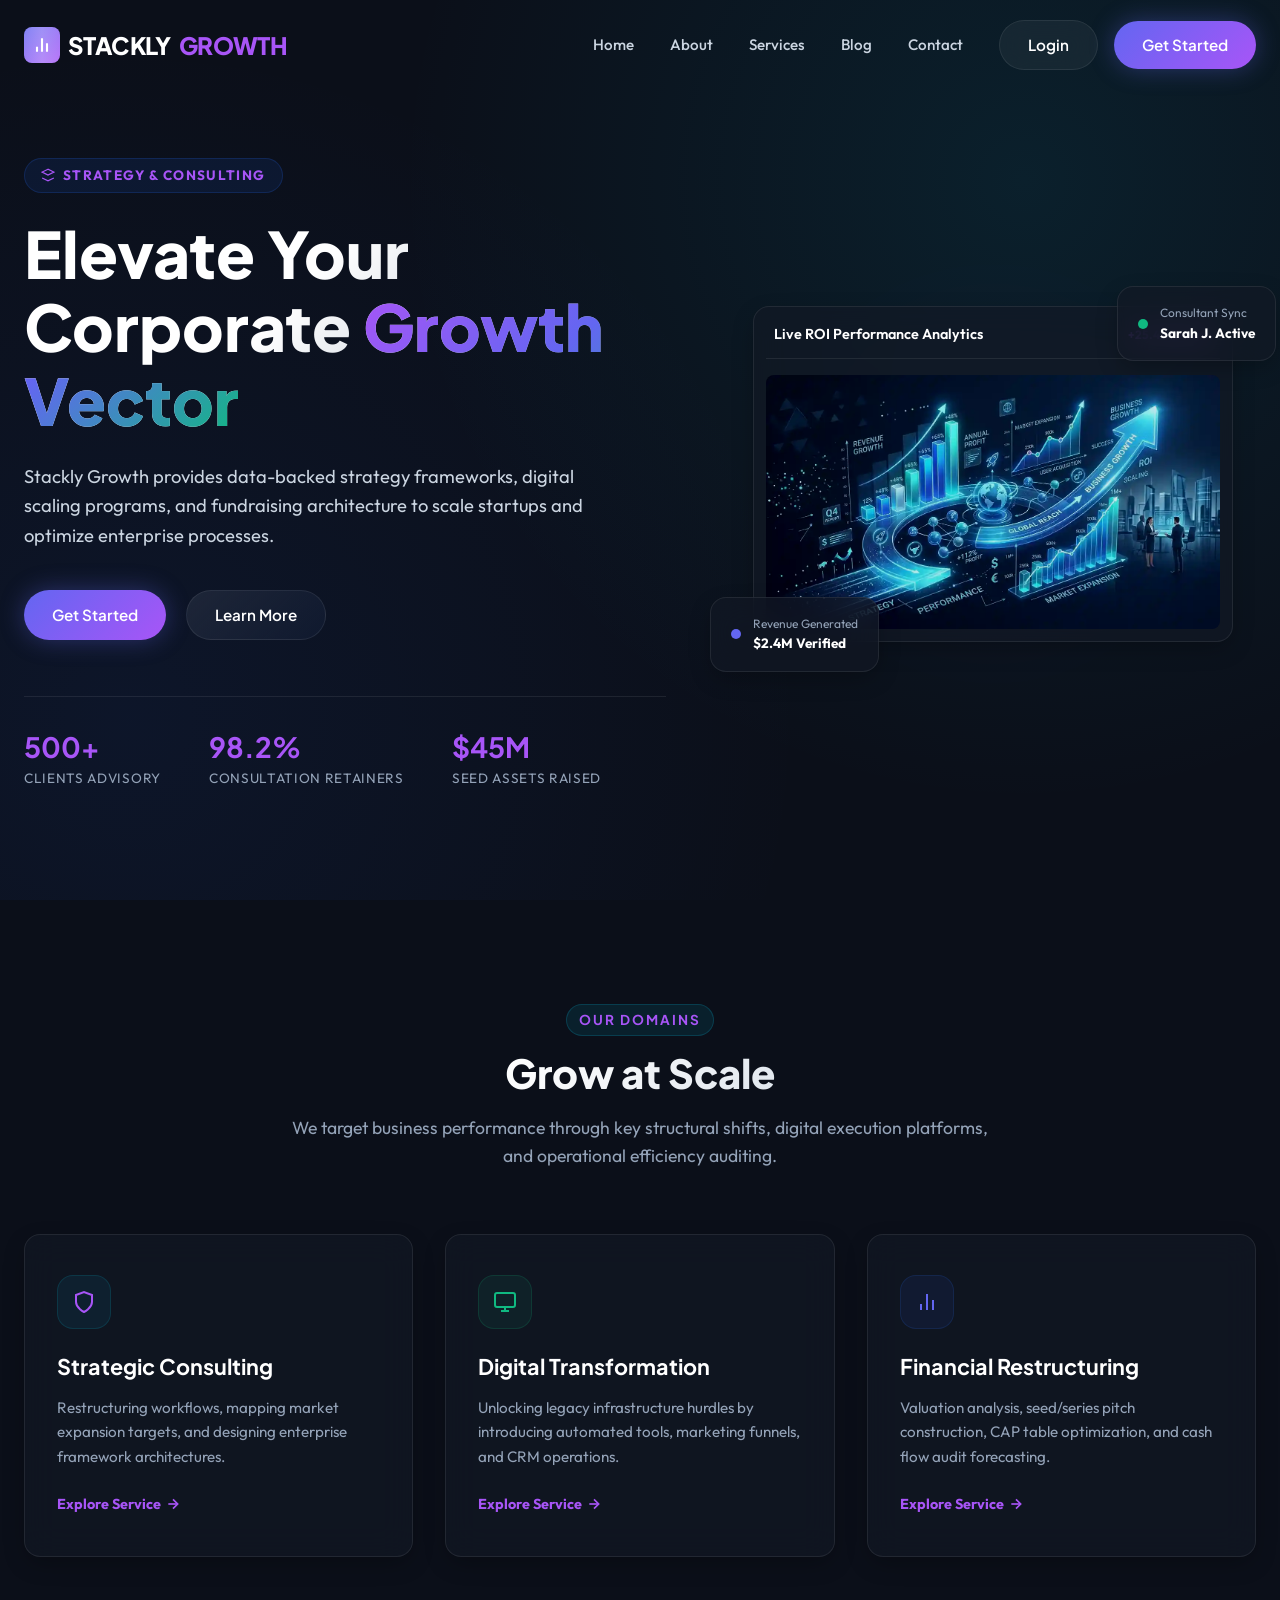
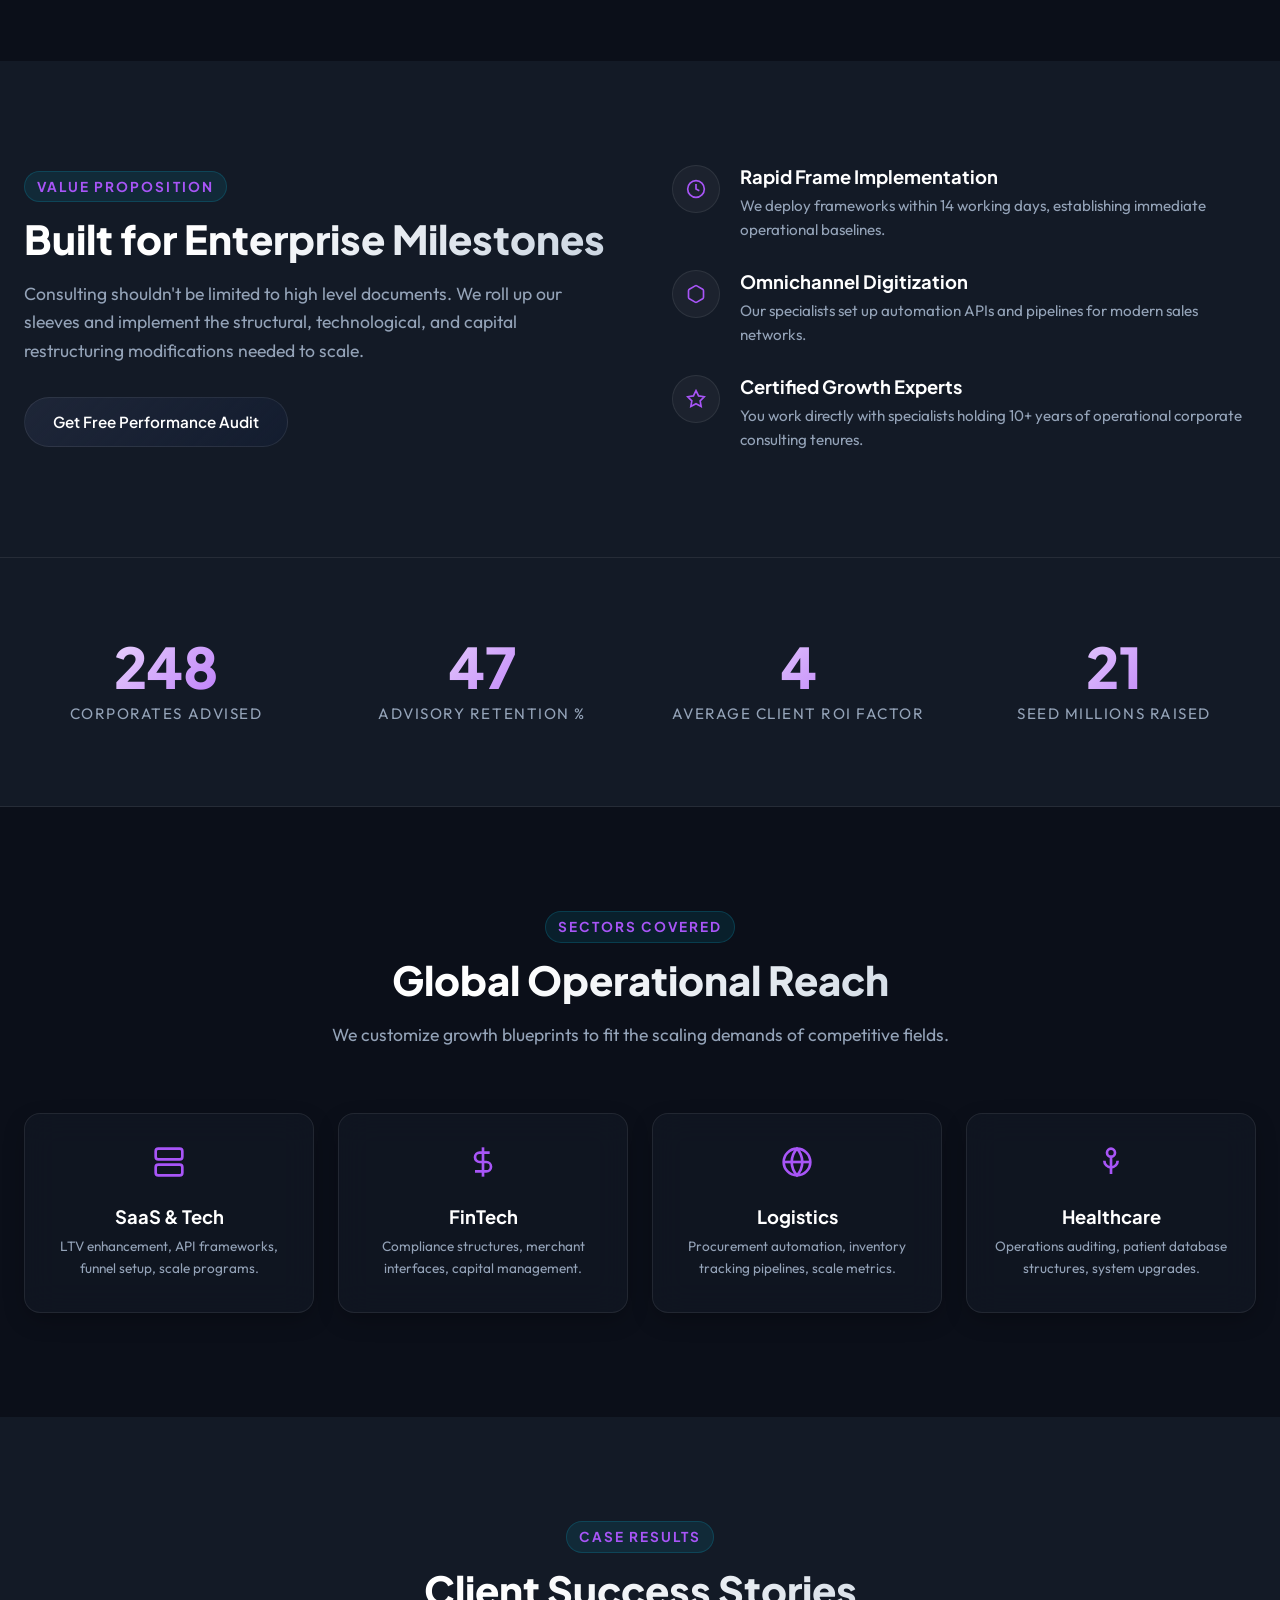
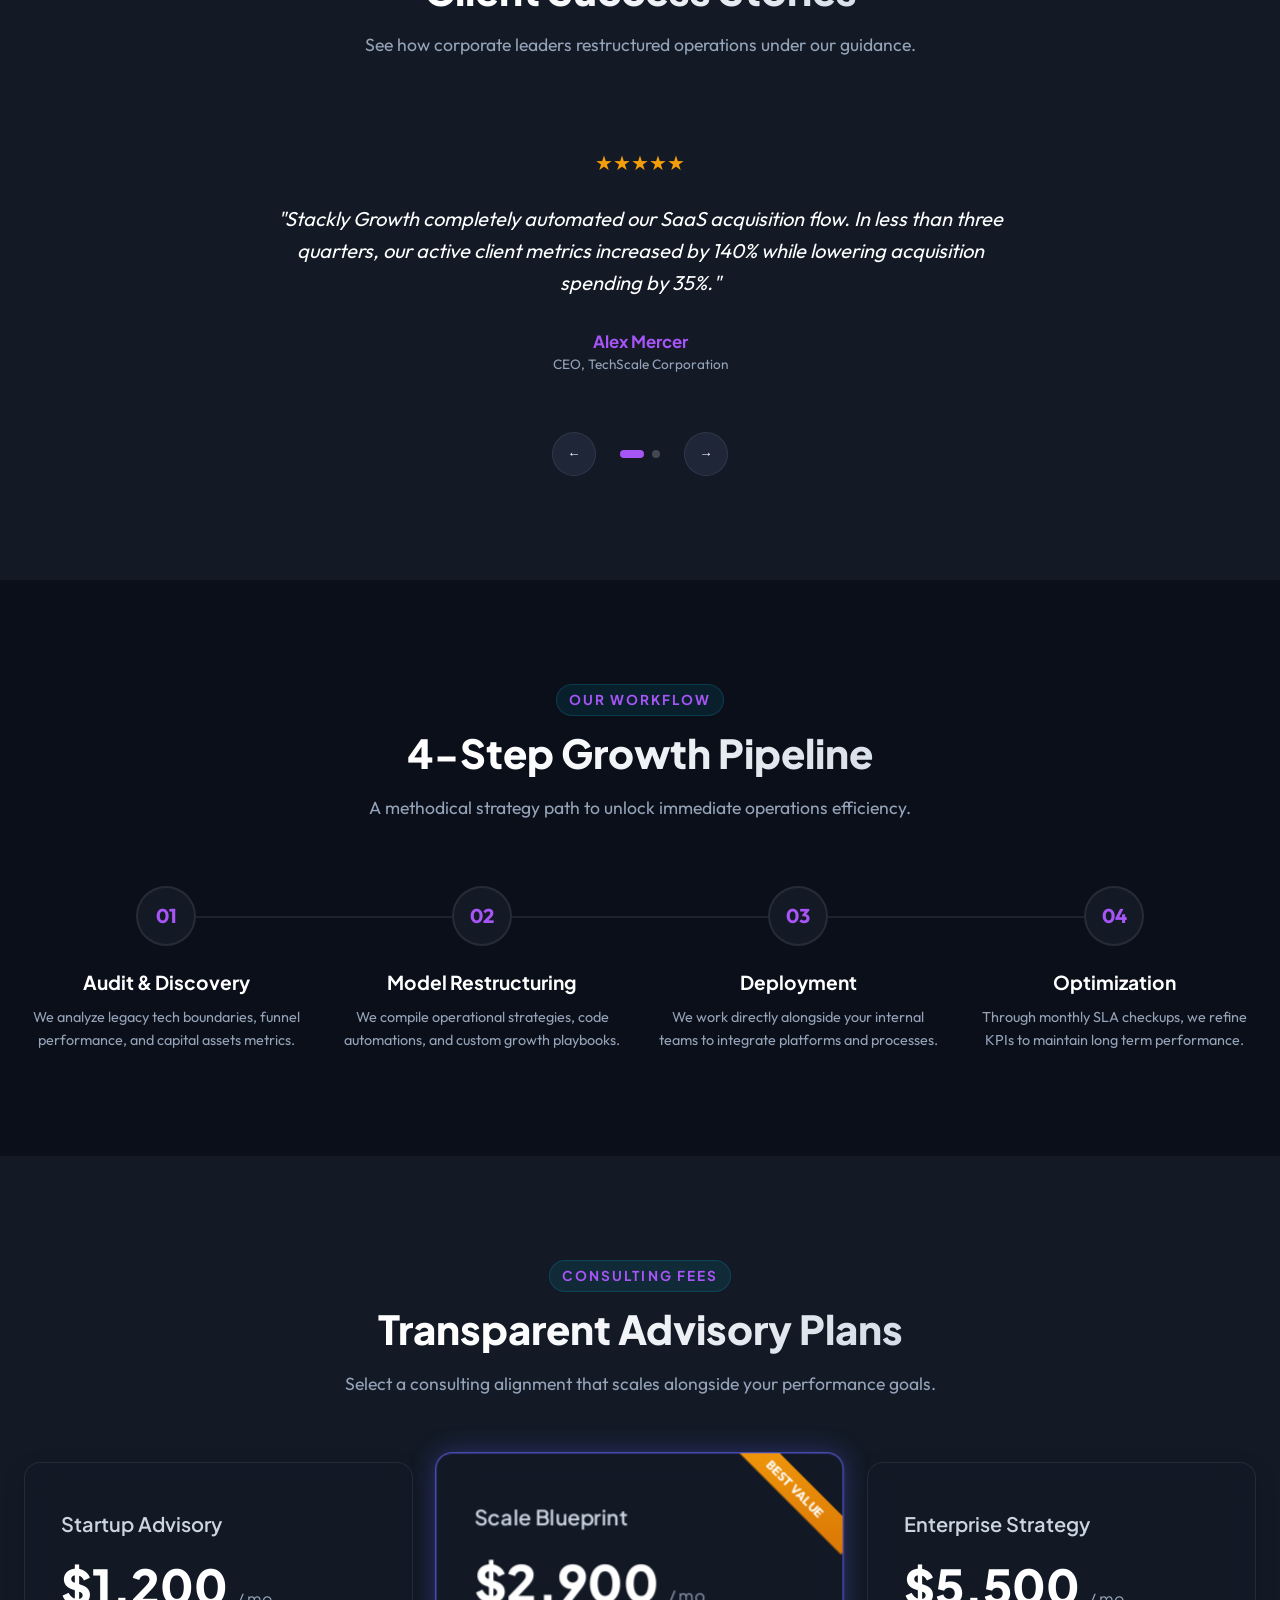
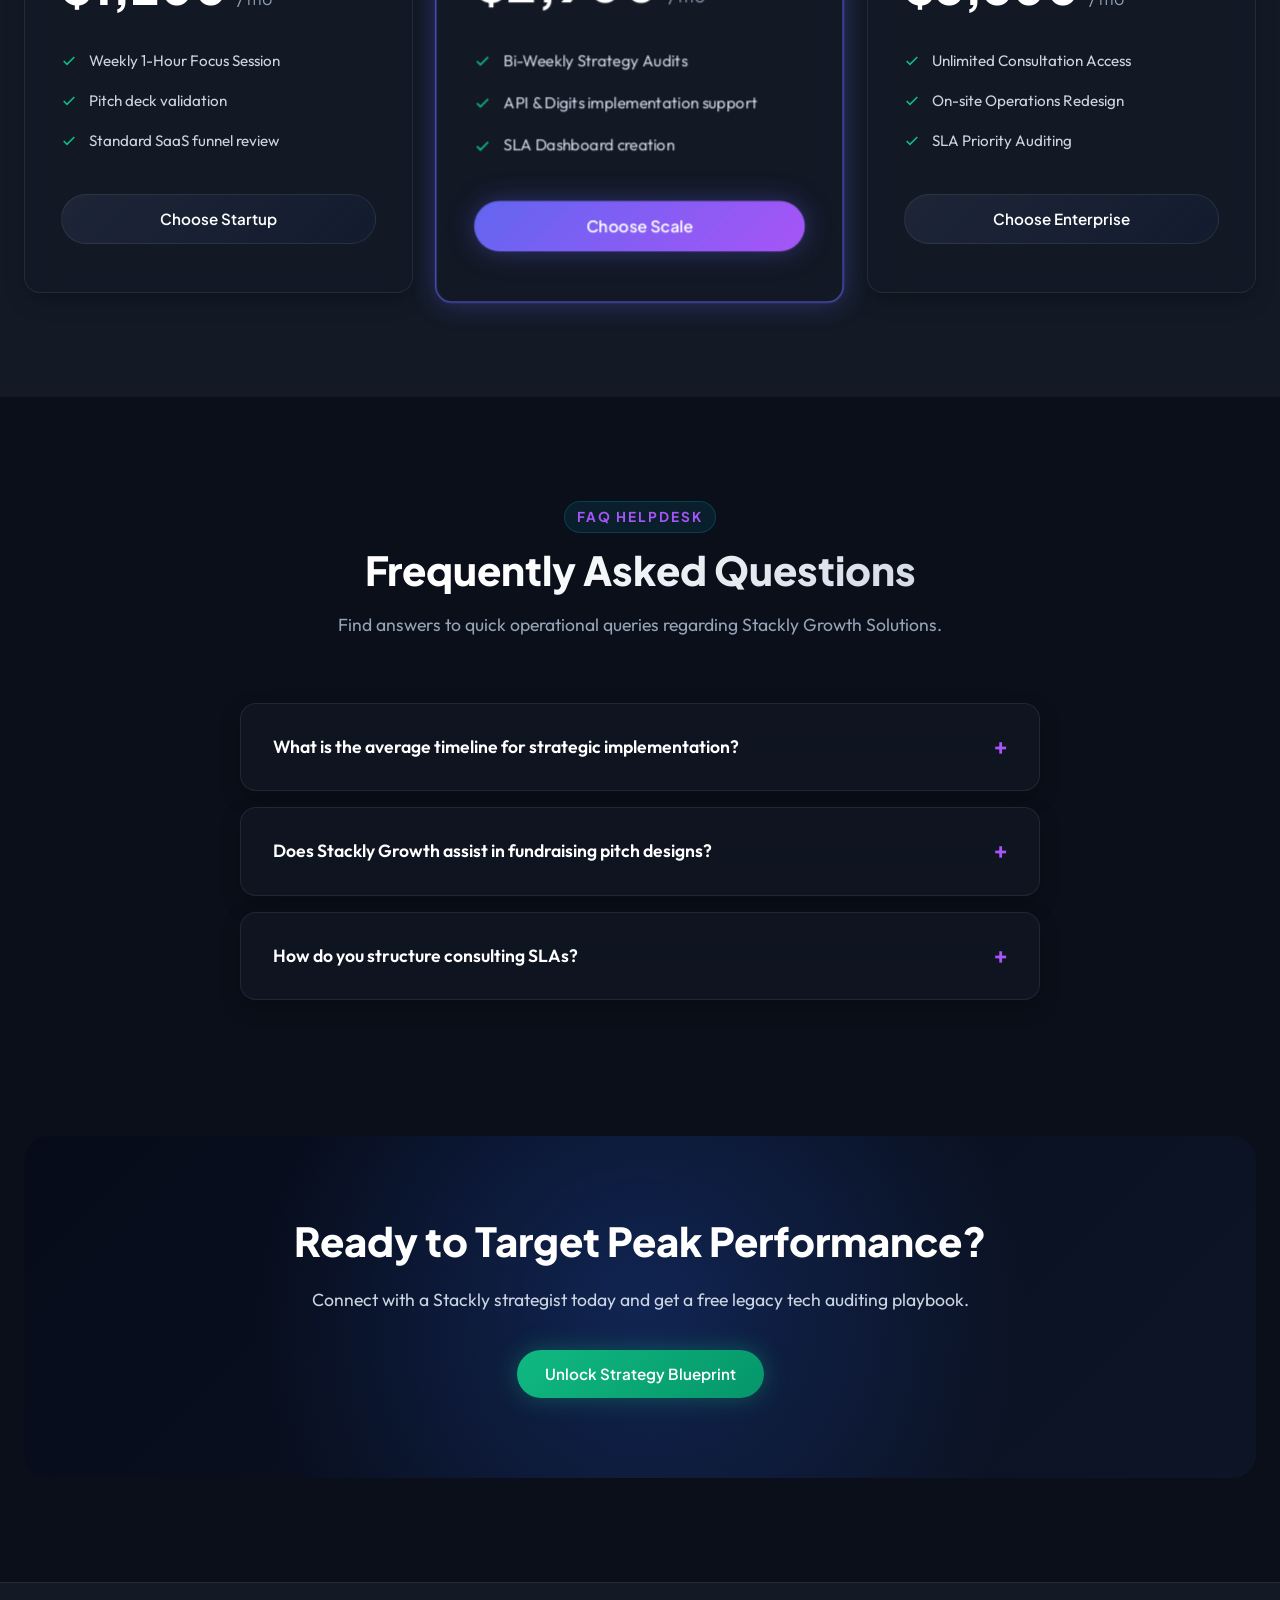
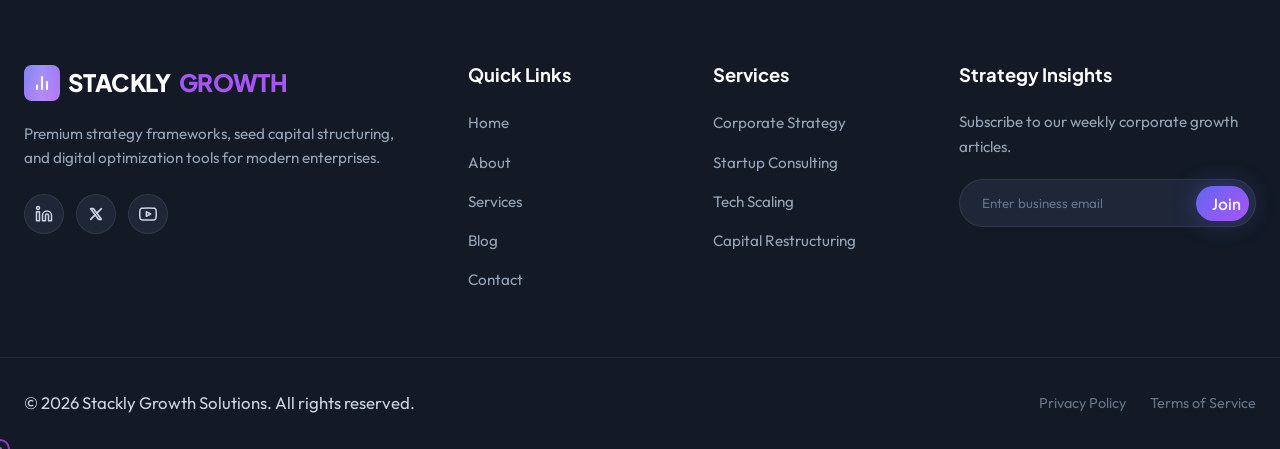
<file: index.html>
<!DOCTYPE html>
<html lang="en">
<head>
  <meta charset="UTF-8">
  <meta name="viewport" content="width=device-width, initial-scale=1.0">
  <title>Stackly Growth | Business Consulting &amp; Strategy Solutions</title>
  
  <!-- SEO & Meta Tags -->
  <meta name="description" content="Stackly Growth offers expert business consulting, strategy restructuring, digital transformation, marketing automation, and financial planning solutions.">
  <meta name="keywords" content="Business consulting, Startup coaching, Strategic growth, Marketing consulting, Digital transformation">
  <meta property="og:title" content="Stackly Growth | Business Consulting &amp; Strategy Solutions">
  <meta property="og:description" content="Expert business consulting, strategy restructuring, digital transformation, marketing automation, and financial planning solutions.">
  
  <!-- Stylesheets -->
  <link rel="stylesheet" href="css/variables.css">
  <link rel="stylesheet" href="css/main.css">
  
  <style>
    /* Home Page Specific Inline Customizations */
    
    /* 1. Hero Section Layout */
    .hero-section {
      min-height: 100vh;
      display: flex;
      align-items: center;
      padding-top: 8rem;
      padding-bottom: 5rem;
      background: radial-gradient(circle at 80% 20%, rgba(6, 182, 212, 0.1) 0%, transparent 50%),
                  radial-gradient(circle at 10% 80%, rgba(37, 99, 235, 0.08) 0%, transparent 50%);
    }
    
    .hero-grid {
      display: grid;
      grid-template-columns: 1.1fr 0.9fr;
      gap: 4rem;
      align-items: center;
    }
    
    .hero-content {
      position: relative;
      z-index: 10;
    }
    
    .hero-tag {
      display: inline-flex;
      align-items: center;
      gap: 0.5rem;
      padding: 0.35rem 1rem;
      background: rgba(37, 99, 235, 0.1);
      border: 1px solid rgba(37, 99, 235, 0.2);
      border-radius: var(--radius-pill);
      color: var(--cyan);
      font-size: 0.85rem;
      font-weight: 700;
      letter-spacing: 0.1em;
      text-transform: uppercase;
      margin-bottom: 1.5rem;
    }
    
    .hero-title {
      font-size: clamp(2.5rem, 5vw, 4rem);
      line-height: 1.15;
      font-weight: 800;
      margin-bottom: 1.5rem;
      background: linear-gradient(135deg, #ffffff 40%, #94a3b8);
      -webkit-background-clip: text;
      -webkit-text-fill-color: transparent;
    }
    
    .hero-title span {
      background: linear-gradient(135deg, var(--cyan), var(--primary), var(--secondary));
      -webkit-background-clip: text;
      -webkit-text-fill-color: transparent;
    }
    
    .hero-desc {
      font-size: 1.15rem;
      color: var(--text-gray-light);
      margin-bottom: 2.5rem;
      max-width: 600px;
    }
    
    .hero-actions {
      display: flex;
      gap: 1.25rem;
      margin-bottom: 3.5rem;
    }
    
    .hero-stats-mini {
      display: flex;
      gap: 3rem;
      border-top: 1px solid rgba(255, 255, 255, 0.08);
      padding-top: 2rem;
    }
    
    .hero-stat-item h3 {
      font-size: 1.75rem;
      color: var(--cyan);
      margin-bottom: 0.25rem;
    }
    
    .hero-stat-item p {
      font-size: 0.85rem;
      color: var(--text-gray);
      text-transform: uppercase;
      letter-spacing: 0.05em;
    }
    
    /* Hero Dashboard Illustration */
    .hero-visual {
      position: relative;
      display: flex;
      justify-content: center;
      align-items: center;
      z-index: 5;
    }
    
    .hero-dashboard-preview {
      width: 100%;
      max-width: 480px;
      padding: 1.75rem;
      position: relative;
      z-index: 2;
    }
    
    .floating-card-metric {
      position: absolute;
      padding: 1rem 1.25rem;
      border-radius: var(--radius-md);
      z-index: 3;
      display: flex;
      align-items: center;
      gap: 0.75rem;
    }
    
    .f-card-1 {
      top: -20px;
      right: -20px;
      animation: float 5s ease-in-out infinite;
    }
    
    .f-card-2 {
      bottom: -30px;
      left: -20px;
      animation: float-reverse 6s ease-in-out infinite;
    }
    
    /* 2. Services section */
    .services-grid {
      display: grid;
      grid-template-columns: repeat(3, 1fr);
      gap: 2rem;
    }
    
    .service-card {
      padding: 2.5rem 2rem;
      text-align: left;
    }
    
    .service-icon {
      width: 54px;
      height: 54px;
      border-radius: var(--radius-md);
      background: rgba(6, 182, 212, 0.08);
      color: var(--cyan);
      display: flex;
      align-items: center;
      justify-content: center;
      margin-bottom: 1.5rem;
      border: 1px solid rgba(6, 182, 212, 0.15);
    }
    
    .service-card:nth-child(2) .service-icon { background: rgba(16, 185, 129, 0.08); color: var(--secondary); border-color: rgba(16, 185, 129, 0.15); }
    .service-card:nth-child(3) .service-icon { background: rgba(37, 99, 235, 0.08); color: var(--primary); border-color: rgba(37, 99, 235, 0.15); }
    
    .service-card h3 {
      font-size: 1.35rem;
      margin-bottom: 1rem;
    }
    
    .service-card p {
      color: var(--text-gray);
      margin-bottom: 1.5rem;
      font-size: 0.95rem;
    }
    
    .service-link {
      font-size: 0.9rem;
      font-weight: 700;
      color: var(--cyan);
      display: flex;
      align-items: center;
      gap: 0.25rem;
    }
    
    .service-link:hover {
      gap: 0.5rem;
    }

    /* 3. Why Choose Us Grid */
    .why-grid {
      display: grid;
      grid-template-columns: 1fr 1fr;
      gap: 4rem;
      align-items: center;
    }
    
    .why-content {
      display: flex;
      flex-direction: column;
      gap: 1.75rem;
    }
    
    .why-item {
      display: flex;
      gap: 1.25rem;
    }
    
    .why-item-icon {
      width: 48px;
      height: 48px;
      border-radius: 50%;
      background: rgba(255, 255, 255, 0.04);
      display: flex;
      align-items: center;
      justify-content: center;
      color: var(--cyan);
      flex-shrink: 0;
      border: var(--glass-border);
    }
    
    .why-item-text h3 {
      font-size: 1.15rem;
      margin-bottom: 0.35rem;
    }
    
    .why-item-text p {
      color: var(--text-gray);
      font-size: 0.95rem;
    }

    /* 4. Counters Stats Row */
    .stats-section {
      background: var(--bg-navy-light);
      border-top: var(--glass-border);
      border-bottom: var(--glass-border);
      padding: 5rem 0;
    }
    
    .stats-grid {
      display: grid;
      grid-template-columns: repeat(4, 1fr);
      gap: 2rem;
      text-align: center;
    }
    
    .counter-value {
      font-size: 3.5rem;
      font-weight: 800;
      font-family: var(--font-secondary);
      line-height: 1;
      margin-bottom: 0.5rem;
      background: linear-gradient(135deg, var(--text-white), var(--cyan));
      -webkit-background-clip: text;
      -webkit-text-fill-color: transparent;
    }
    
    .counter-label {
      font-size: 0.95rem;
      color: var(--text-gray);
      text-transform: uppercase;
      letter-spacing: 0.1em;
    }

    /* 5. Industries served */
    .industries-grid {
      display: grid;
      grid-template-columns: repeat(4, 1fr);
      gap: 1.5rem;
    }
    
    .industry-card {
      padding: 2rem 1.5rem;
      text-align: center;
    }
    
    .industry-card svg {
      color: var(--cyan);
      margin-bottom: 1.25rem;
    }
    
    .industry-card h3 {
      font-size: 1.15rem;
      margin-bottom: 0.5rem;
    }
    
    .industry-card p {
      font-size: 0.85rem;
      color: var(--text-gray);
    }

    /* 6. Client Testimonials Slider */
    .testimonials-carousel-wrapper {
      max-width: 800px;
      margin: 0 auto;
      overflow: hidden;
      position: relative;
    }
    
    .testimonials-slider {
      display: flex;
      transition: transform 0.5s cubic-bezier(0.25, 1, 0.5, 1);
    }
    
    .testimonial-slide {
      min-width: 100%;
      padding: 1.5rem;
      display: flex;
      flex-direction: column;
      align-items: center;
      text-align: center;
    }
    
    .stars {
      color: var(--gold);
      margin-bottom: 1.5rem;
      font-size: 1.25rem;
    }
    
    .testimonial-text {
      font-size: 1.25rem;
      font-style: italic;
      color: var(--text-white);
      line-height: 1.6;
      margin-bottom: 2rem;
    }
    
    .client-info h4 {
      font-size: 1.05rem;
      color: var(--cyan);
      margin-bottom: 0.15rem;
    }
    
    .client-info p {
      font-size: 0.85rem;
      color: var(--text-gray);
    }
    
    .slider-nav {
      display: flex;
      justify-content: center;
      align-items: center;
      gap: 1.5rem;
      margin-top: 2rem;
    }
    
    .slider-arrow {
      width: 44px;
      height: 44px;
      border-radius: 50%;
      background: var(--bg-navy-lighter);
      border: var(--glass-border);
      color: var(--text-white);
      display: flex;
      align-items: center;
      justify-content: center;
      cursor: pointer;
      transition: all var(--transition-fast);
    }
    
    .slider-arrow:hover {
      background: var(--primary);
      border-color: var(--primary);
    }
    
    .slider-dots {
      display: flex;
      gap: 0.5rem;
    }
    
    .slider-dot {
      width: 8px;
      height: 8px;
      border-radius: 50%;
      background: rgba(255, 255, 255, 0.2);
      cursor: pointer;
      transition: all var(--transition-fast);
    }
    
    .slider-dot.active {
      background: var(--cyan);
      width: 24px;
      border-radius: 4px;
    }

    /* 7. Process Timeline */
    .process-timeline {
      display: grid;
      grid-template-columns: repeat(4, 1fr);
      gap: 2rem;
      position: relative;
    }
    
    .process-timeline::after {
      content: '';
      position: absolute;
      top: 30px;
      left: 12%;
      right: 12%;
      height: 2px;
      background: rgba(255, 255, 255, 0.08);
      z-index: 1;
    }
    
    .process-step {
      text-align: center;
      position: relative;
      z-index: 2;
    }
    
    .process-num {
      width: 60px;
      height: 60px;
      border-radius: 50%;
      background: var(--bg-navy-light);
      border: 2px solid var(--border-color);
      display: flex;
      align-items: center;
      justify-content: center;
      font-size: 1.25rem;
      font-weight: 700;
      color: var(--cyan);
      margin: 0 auto 1.5rem auto;
      transition: all var(--transition-normal);
    }
    
    .process-step:hover .process-num {
      border-color: var(--cyan);
      box-shadow: var(--shadow-glow-blue);
      transform: scale(1.1);
    }
    
    .process-step h3 {
      font-size: 1.2rem;
      margin-bottom: 0.75rem;
    }
    
    .process-step p {
      font-size: 0.9rem;
      color: var(--text-gray);
    }

    /* 8. Pricing structures */
    .pricing-grid {
      display: grid;
      grid-template-columns: repeat(3, 1fr);
      gap: 2rem;
      align-items: center;
    }
    
    .pricing-card {
      padding: 3rem 2.25rem;
      position: relative;
      overflow: hidden;
    }
    
    .pricing-card.premium {
      border-color: var(--primary);
      box-shadow: var(--shadow-glow-blue);
      transform: scale(1.05);
    }
    
    .pricing-card.premium:hover {
      box-shadow: 0 0 35px var(--primary);
    }
    
    .pricing-badge {
      position: absolute;
      top: 20px;
      right: -30px;
      background: linear-gradient(135deg, var(--gold), #d97706);
      color: var(--text-white);
      font-size: 0.75rem;
      font-weight: 700;
      padding: 0.25rem 2.5rem;
      transform: rotate(45deg);
    }
    
    .pricing-name {
      font-size: 1.25rem;
      font-weight: 600;
      color: var(--text-gray-light);
      margin-bottom: 0.75rem;
    }
    
    .pricing-cost {
      font-size: 3rem;
      font-weight: 800;
      font-family: var(--font-secondary);
      margin-bottom: 1.5rem;
    }
    
    .pricing-cost span {
      font-size: 1rem;
      color: var(--text-gray);
      font-weight: 400;
    }
    
    .pricing-features {
      display: flex;
      flex-direction: column;
      gap: 1rem;
      margin-bottom: 2.5rem;
    }
    
    .pricing-features li {
      font-size: 0.95rem;
      color: var(--text-gray-light);
      display: flex;
      align-items: center;
      gap: 0.75rem;
    }
    
    .pricing-features li svg {
      color: var(--secondary);
      flex-shrink: 0;
    }

    /* 9. FAQ Section Drawers */
    .faq-wrapper {
      max-width: 800px;
      margin: 0 auto;
      display: flex;
      flex-direction: column;
      gap: 1rem;
    }
    
    .faq-item {
      overflow: hidden;
    }
    
    .faq-header {
      padding: 1.5rem 2rem;
      display: flex;
      justify-content: space-between;
      align-items: center;
      cursor: pointer;
      font-size: 1.1rem;
      font-weight: 600;
      transition: all var(--transition-fast);
    }
    
    .faq-header::after {
      content: '+';
      font-size: 1.5rem;
      color: var(--cyan);
      transition: transform var(--transition-normal);
    }
    
    .faq-header.active::after {
      content: '−';
      transform: rotate(180deg);
    }
    
    .faq-body {
      max-height: 0;
      overflow: hidden;
      transition: max-height var(--transition-normal) ease-out;
    }
    
    .faq-content {
      padding: 0 2rem 1.5rem 2rem;
      color: var(--text-gray);
      font-size: 0.98rem;
    }

    /* 10. CTA glow layout */
    .cta-banner {
      padding: 5rem 4rem;
      text-align: center;
      position: relative;
      overflow: hidden;
      border-radius: var(--radius-lg);
    }
    
    .cta-banner-bg {
      position: absolute;
      top: 0;
      left: 0;
      width: 100%;
      height: 100%;
      background: radial-gradient(circle at 50% 50%, rgba(37, 99, 235, 0.25) 0%, transparent 60%),
                  linear-gradient(135deg, rgba(6, 11, 26, 0.95), rgba(13, 21, 39, 0.95));
      z-index: 1;
    }
    
    .cta-banner-content {
      position: relative;
      z-index: 2;
      max-width: 700px;
      margin: 0 auto;
    }
    
    .cta-banner h2 {
      font-size: 2.5rem;
      font-weight: 800;
      margin-bottom: 1.25rem;
    }
    
    .cta-banner p {
      color: var(--text-gray-light);
      margin-bottom: 2.25rem;
      font-size: 1.1rem;
    }
    
    /* Responsive overrides */
    @media (max-width: 992px) {
      .hero-grid {
        grid-template-columns: 1fr;
        gap: 3rem;
        text-align: center;
      }
      
      .hero-actions, .hero-stats-mini {
        justify-content: center;
      }
      
      .services-grid, .pricing-grid {
        grid-template-columns: 1fr;
      }
      
      .pricing-card.premium {
        transform: none;
      }
      
      .why-grid {
        grid-template-columns: 1fr;
        gap: 3rem;
      }
      
      .stats-grid {
        grid-template-columns: 1fr 1fr;
      }
      
      .process-timeline {
        grid-template-columns: 1fr 1fr;
      }
      
      .process-timeline::after {
        display: none;
      }
      
      .industries-grid {
        grid-template-columns: 1fr 1fr;
      }
    }
    
    @media (max-width: 576px) {
      .stats-grid, .process-timeline, .industries-grid {
        grid-template-columns: 1fr;
      }
      
      .hero-actions {
        flex-direction: column;
        align-items: stretch;
      }
      
      .hero-stats-mini {
        flex-direction: column;
        gap: 1.5rem;
      }
      
      .cta-banner {
        padding: 3rem 1.5rem;
      }
    }
  </style>
</head>
<body>

  <!-- Preloader -->
  <div class="preloader" id="preloader">
    <div class="loader-spinner"></div>
    <div class="loader-text">STACKLY GROWTH</div>
  </div>

  <!-- Header Section -->
  <header class="header">
    <div class="container nav-wrapper">
      <div class="logo" onclick="window.location.href='index.html'">
        <div class="logo-icon">
          <svg xmlns="http://www.w3.org/2000/svg" width="20" height="20" viewBox="0 0 24 24" fill="none" stroke="currentColor" stroke-width="2.5">
            <line x1="18" y1="20" x2="18" y2="10"></line>
            <line x1="12" y1="20" x2="12" y2="4"></line>
            <line x1="6" y1="20" x2="6" y2="14"></line>
          </svg>
        </div>
        STACKLY<span>GROWTH</span>
      </div>
      
      <nav class="nav-menu">
        <a href="index.html" class="nav-link active">Home</a>
        <a href="about.html" class="nav-link">About</a>
        <a href="services.html" class="nav-link">Services</a>
        <a href="blog.html" class="nav-link">Blog</a>
        <a href="contact.html" class="nav-link">Contact</a>
        <div class="nav-actions">
          <a href="login.html" class="btn btn-glass">Login</a>
          <a href="register.html" class="btn btn-primary">Get Started</a>
        </div>
      </nav>
      
      <button class="hamburger" aria-label="Toggle Mobile Menu">
        <span></span>
        <span></span>
        <span></span>
      </button>
    </div>
  </header>

  <!-- 1. Hero Section (Asymmetrical Split Screen) -->
  <section class="hero-section" id="hero">
    <div class="container hero-grid">
      <!-- Left Column Copy -->
      <div class="hero-content reveal-left">
        <div class="hero-tag">
          <svg xmlns="http://www.w3.org/2000/svg" width="14" height="14" viewBox="0 0 24 24" fill="none" stroke="currentColor" stroke-width="2">
            <polygon points="12 2 2 7 12 12 22 7 12 2"></polygon>
            <polyline points="2 17 12 22 22 17"></polyline>
          </svg>
          Strategy &amp; Consulting
        </div>
        <h1 class="hero-title">Elevate Your Corporate <span id="hero-dynamic-text">Growth Vector</span></h1>
        <p class="hero-desc">
          Stackly Growth provides data-backed strategy frameworks, digital scaling programs, and fundraising architecture to scale startups and optimize enterprise processes.
        </p>
        <div class="hero-actions">
          <a href="register.html" class="btn btn-primary">Get Started</a>
          <a href="404.html" class="btn btn-secondary">Learn More</a>
        </div>
        
        <!-- Live KPI Badges -->
        <div class="hero-stats-mini">
          <div class="hero-stat-item">
            <h3>500+</h3>
            <p>Clients Advisory</p>
          </div>
          <div class="hero-stat-item">
            <h3>98.2%</h3>
            <p>Consultation Retainers</p>
          </div>
          <div class="hero-stat-item">
            <h3>$45M</h3>
            <p>Seed Assets Raised</p>
          </div>
        </div>
      </div>

      <!-- Right Column Visual (Mock Dashboard Preview) -->
      <div class="hero-visual reveal-right">
        <!-- Background blob overlays -->
        <div class="gradient-blob blob-cyan animate-blob-1" style="width: 350px; height: 350px; opacity: 0.25;"></div>
        
        <!-- Glassmorphism dashboard mockup -->
        <div class="hero-dashboard-preview glass-panel" style="overflow: hidden; padding: 0.75rem; border-radius: var(--radius-md);">
          <div style="display: flex; justify-content: space-between; align-items: center; margin-bottom: 1rem; padding: 0.25rem 0.5rem 0.75rem 0.5rem; border-bottom: 1px solid rgba(255, 255, 255, 0.08);">
            <div style="font-weight:600; font-size:0.9rem;">Live ROI Performance Analytics</div>
            <span style="font-size:0.75rem; color:var(--cyan); font-weight:700;">+25.4% Growth</span>
          </div>
          <img src="assets/hero_illustration_11zon.webp" alt="Stackly ROI Performance Analytics" style="width: 100%; height: auto; border-radius: var(--radius-sm); display: block; filter: brightness(0.9) contrast(1.05);">
        </div>

        <!-- Floating Widgets -->
        <div class="floating-card-metric f-card-1 glass-panel">
          <div style="width: 10px; height: 10px; border-radius:50%; background: var(--secondary);"></div>
          <div>
            <div style="font-size:0.75rem; color:var(--text-gray);">Consultant Sync</div>
            <div style="font-size:0.85rem; font-weight:700;">Sarah J. Active</div>
          </div>
        </div>

        <div class="floating-card-metric f-card-2 glass-panel">
          <div style="width: 10px; height: 10px; border-radius:50%; background: var(--primary);"></div>
          <div>
            <div style="font-size:0.75rem; color:var(--text-gray);">Revenue Generated</div>
            <div style="font-size:0.85rem; font-weight:700;">$2.4M Verified</div>
          </div>
        </div>
      </div>
    </div>
  </section>

  <!-- 2. Business Growth Services -->
  <section id="services">
    <div class="container">
      <div class="section-header reveal-up">
        <span class="section-tag">Our Domains</span>
        <h2 class="section-title">Grow at Scale</h2>
        <p class="section-desc">We target business performance through key structural shifts, digital execution platforms, and operational efficiency auditing.</p>
      </div>

      <div class="services-grid">
        <!-- Service 1 -->
        <div class="service-card glass-panel reveal-up">
          <div class="service-icon">
            <svg xmlns="http://www.w3.org/2000/svg" width="24" height="24" viewBox="0 0 24 24" fill="none" stroke="currentColor" stroke-width="2">
              <path d="M12 22s8-4 8-10V5l-8-3-8 3v7c0 6 8 10 8 10z"></path>
            </svg>
          </div>
          <h3>Strategic Consulting</h3>
          <p>Restructuring workflows, mapping market expansion targets, and designing enterprise framework architectures.</p>
          <a href="404.html" class="service-link">
            Explore Service
            <svg xmlns="http://www.w3.org/2000/svg" width="16" height="16" viewBox="0 0 24 24" fill="none" stroke="currentColor" stroke-width="2.5">
              <line x1="5" y1="12" x2="19" y2="12"></line>
              <polyline points="12 5 19 12 12 19"></polyline>
            </svg>
          </a>
        </div>
        <!-- Service 2 -->
        <div class="service-card glass-panel reveal-up" style="animation-delay: 0.15s;">
          <div class="service-icon">
            <svg xmlns="http://www.w3.org/2000/svg" width="24" height="24" viewBox="0 0 24 24" fill="none" stroke="currentColor" stroke-width="2">
              <rect x="2" y="3" width="20" height="14" rx="2" ry="2"></rect>
              <line x1="8" y1="21" x2="16" y2="21"></line>
              <line x1="12" y1="17" x2="12" y2="21"></line>
            </svg>
          </div>
          <h3>Digital Transformation</h3>
          <p>Unlocking legacy infrastructure hurdles by introducing automated tools, marketing funnels, and CRM operations.</p>
          <a href="404.html" class="service-link">
            Explore Service
            <svg xmlns="http://www.w3.org/2000/svg" width="16" height="16" viewBox="0 0 24 24" fill="none" stroke="currentColor" stroke-width="2.5">
              <line x1="5" y1="12" x2="19" y2="12"></line>
              <polyline points="12 5 19 12 12 19"></polyline>
            </svg>
          </a>
        </div>
        <!-- Service 3 -->
        <div class="service-card glass-panel reveal-up" style="animation-delay: 0.3s;">
          <div class="service-icon">
            <svg xmlns="http://www.w3.org/2000/svg" width="24" height="24" viewBox="0 0 24 24" fill="none" stroke="currentColor" stroke-width="2">
              <line x1="18" y1="20" x2="18" y2="10"></line>
              <line x1="12" y1="20" x2="12" y2="4"></line>
              <line x1="6" y1="20" x2="6" y2="14"></line>
            </svg>
          </div>
          <h3>Financial Restructuring</h3>
          <p>Valuation analysis, seed/series pitch construction, CAP table optimization, and cash flow audit forecasting.</p>
          <a href="404.html" class="service-link">
            Explore Service
            <svg xmlns="http://www.w3.org/2000/svg" width="16" height="16" viewBox="0 0 24 24" fill="none" stroke="currentColor" stroke-width="2.5">
              <line x1="5" y1="12" x2="19" y2="12"></line>
              <polyline points="12 5 19 12 12 19"></polyline>
            </svg>
          </a>
        </div>
      </div>
    </div>
  </section>

  <!-- 3. Why Choose Stackly Growth -->
  <section style="background-color: var(--bg-navy-light);" id="why-us">
    <div class="container why-grid">
      <div class="reveal-left">
        <span class="section-tag">Value Proposition</span>
        <h2 class="section-title">Built for Enterprise Milestones</h2>
        <p class="section-desc" style="margin-bottom: 2rem;">
          Consulting shouldn't be limited to high level documents. We roll up our sleeves and implement the structural, technological, and capital restructuring modifications needed to scale.
        </p>
        <a href="404.html" class="btn btn-secondary">Get Free Performance Audit</a>
      </div>
      
      <div class="why-content reveal-right">
        <!-- Item 1 -->
        <div class="why-item">
          <div class="why-item-icon">
            <svg xmlns="http://www.w3.org/2000/svg" width="20" height="20" viewBox="0 0 24 24" fill="none" stroke="currentColor" stroke-width="2">
              <circle cx="12" cy="12" r="10"></circle>
              <polyline points="12 6 12 12 16 14"></polyline>
            </svg>
          </div>
          <div class="why-item-text">
            <h3>Rapid Frame Implementation</h3>
            <p>We deploy frameworks within 14 working days, establishing immediate operational baselines.</p>
          </div>
        </div>
        <!-- Item 2 -->
        <div class="why-item">
          <div class="why-item-icon">
            <svg xmlns="http://www.w3.org/2000/svg" width="20" height="20" viewBox="0 0 24 24" fill="none" stroke="currentColor" stroke-width="2">
              <path d="M21 16V8a2 2 0 0 0-1-1.73l-7-4a2 2 0 0 0-2 0l-7 4A2 2 0 0 0 3 8v8a2 2 0 0 0 1 1.73l7 4a2 2 0 0 0 2 0l7-4A2 2 0 0 0 21 16z"></path>
            </svg>
          </div>
          <div class="why-item-text">
            <h3>Omnichannel Digitization</h3>
            <p>Our specialists set up automation APIs and pipelines for modern sales networks.</p>
          </div>
        </div>
        <!-- Item 3 -->
        <div class="why-item">
          <div class="why-item-icon">
            <svg xmlns="http://www.w3.org/2000/svg" width="20" height="20" viewBox="0 0 24 24" fill="none" stroke="currentColor" stroke-width="2">
              <polygon points="12 2 15.09 8.26 22 9.27 17 14.14 18.18 21.02 12 17.77 5.82 21.02 7 14.14 2 9.27 8.91 8.26 12 2"></polygon>
            </svg>
          </div>
          <div class="why-item-text">
            <h3>Certified Growth Experts</h3>
            <p>You work directly with specialists holding 10+ years of operational corporate consulting tenures.</p>
          </div>
        </div>
      </div>
    </div>
  </section>

  <!-- 4. Success Statistics Section -->
  <section class="stats-section">
    <div class="container stats-grid">
      <div class="reveal-up">
        <div class="counter-value" data-target="520">0</div>
        <div class="counter-label">Corporates Advised</div>
      </div>
      <div class="reveal-up" style="animation-delay: 0.1s;">
        <div class="counter-value" data-target="98">0</div>
        <div class="counter-label">Advisory Retention %</div>
      </div>
      <div class="reveal-up" style="animation-delay: 0.2s;">
        <div class="counter-value" data-target="10">0</div>
        <div class="counter-label">Average Client ROI Factor</div>
      </div>
      <div class="reveal-up" style="animation-delay: 0.3s;">
        <div class="counter-value" data-target="45">0</div>
        <div class="counter-label">Seed Millions Raised</div>
      </div>
    </div>
  </section>

  <!-- 5. Industries We Serve -->
  <section id="industries">
    <div class="container">
      <div class="section-header reveal-up">
        <span class="section-tag">Sectors Covered</span>
        <h2 class="section-title">Global Operational Reach</h2>
        <p class="section-desc">We customize growth blueprints to fit the scaling demands of competitive fields.</p>
      </div>

      <div class="industries-grid">
        <!-- Ind 1 -->
        <div class="industry-card glass-panel reveal-up">
          <svg xmlns="http://www.w3.org/2000/svg" width="32" height="32" viewBox="0 0 24 24" fill="none" stroke="currentColor" stroke-width="2">
            <rect x="2" y="2" width="20" height="8" rx="2" ry="2"></rect>
            <rect x="2" y="14" width="20" height="8" rx="2" ry="2"></rect>
            <line x1="6" y1="6" x2="6.01" y2="6"></line>
            <line x1="6" y1="18" x2="6.01" y2="18"></line>
          </svg>
          <h3>SaaS &amp; Tech</h3>
          <p>LTV enhancement, API frameworks, funnel setup, scale programs.</p>
        </div>
        <!-- Ind 2 -->
        <div class="industry-card glass-panel reveal-up" style="animation-delay: 0.1s;">
          <svg xmlns="http://www.w3.org/2000/svg" width="32" height="32" viewBox="0 0 24 24" fill="none" stroke="currentColor" stroke-width="2">
            <line x1="12" y1="1" x2="12" y2="23"></line>
            <path d="M17 5H9.5a3.5 3.5 0 0 0 0 7h5a3.5 3.5 0 0 1 0 7H6"></path>
          </svg>
          <h3>FinTech</h3>
          <p>Compliance structures, merchant interfaces, capital management.</p>
        </div>
        <!-- Ind 3 -->
        <div class="industry-card glass-panel reveal-up" style="animation-delay: 0.2s;">
          <svg xmlns="http://www.w3.org/2000/svg" width="32" height="32" viewBox="0 0 24 24" fill="none" stroke="currentColor" stroke-width="2">
            <circle cx="12" cy="12" r="10"></circle>
            <line x1="2" y1="12" x2="22" y2="12"></line>
            <path d="M12 2a15.3 15.3 0 0 1 4 10 15.3 15.3 0 0 1-4 10 15.3 15.3 0 0 1-4-10 15.3 15.3 0 0 1 4-10z"></path>
          </svg>
          <h3>Logistics</h3>
          <p>Procurement automation, inventory tracking pipelines, scale metrics.</p>
        </div>
        <!-- Ind 4 -->
        <div class="industry-card glass-panel reveal-up" style="animation-delay: 0.3s;">
          <svg xmlns="http://www.w3.org/2000/svg" width="32" height="32" viewBox="0 0 24 24" fill="none" stroke="currentColor" stroke-width="2">
            <circle cx="12" cy="5" r="3"></circle>
            <line x1="12" y1="8" x2="12" y2="21"></line>
            <path d="M17 11a5 5 0 0 1-10 0"></path>
          </svg>
          <h3>Healthcare</h3>
          <p>Operations auditing, patient database structures, system upgrades.</p>
        </div>
      </div>
    </div>
  </section>

  <!-- 6. Client Success Stories -->
  <section style="background-color: var(--bg-navy-light);" id="testimonials">
    <div class="container">
      <div class="section-header reveal-up">
        <span class="section-tag">Case Results</span>
        <h2 class="section-title">Client Success Stories</h2>
        <p class="section-desc">See how corporate leaders restructured operations under our guidance.</p>
      </div>

      <div class="testimonials-carousel-wrapper reveal-zoom">
        <div class="testimonials-slider">
          <!-- Slide 1 -->
          <div class="testimonial-slide">
            <div class="stars">★★★★★</div>
            <p class="testimonial-text">
              "Stackly Growth completely automated our SaaS acquisition flow. In less than three quarters, our active client metrics increased by 140% while lowering acquisition spending by 35%."
            </p>
            <div class="client-info">
              <h4>Alex Mercer</h4>
              <p>CEO, TechScale Corporation</p>
            </div>
          </div>
          <!-- Slide 2 -->
          <div class="testimonial-slide">
            <div class="stars">★★★★★</div>
            <p class="testimonial-text">
              "The financial restructuring blueprint from Marcus Vance helped us construct a seed CAP structure that successfully raised $8.5M from premium VC firms within 90 days."
            </p>
            <div class="client-info">
              <h4>Helena Carter</h4>
              <p>CFO, GreenGrid Energy</p>
            </div>
          </div>
        </div>

        <div class="slider-nav">
          <button class="slider-arrow slider-prev" aria-label="Previous Slide">←</button>
          <div class="slider-dots"></div>
          <button class="slider-arrow slider-next" aria-label="Next Slide">→</button>
        </div>
      </div>
    </div>
  </section>

  <!-- 7. Business Process Timeline -->
  <section id="process">
    <div class="container">
      <div class="section-header reveal-up">
        <span class="section-tag">Our Workflow</span>
        <h2 class="section-title">4-Step Growth Pipeline</h2>
        <p class="section-desc">A methodical strategy path to unlock immediate operations efficiency.</p>
      </div>

      <div class="process-timeline reveal-up">
        <!-- Step 1 -->
        <div class="process-step">
          <div class="process-num">01</div>
          <h3>Audit &amp; Discovery</h3>
          <p>We analyze legacy tech boundaries, funnel performance, and capital assets metrics.</p>
        </div>
        <!-- Step 2 -->
        <div class="process-step">
          <div class="process-num">02</div>
          <h3>Model Restructuring</h3>
          <p>We compile operational strategies, code automations, and custom growth playbooks.</p>
        </div>
        <!-- Step 3 -->
        <div class="process-step">
          <div class="process-num">03</div>
          <h3>Deployment</h3>
          <p>We work directly alongside your internal teams to integrate platforms and processes.</p>
        </div>
        <!-- Step 4 -->
        <div class="process-step">
          <div class="process-num">04</div>
          <h3>Optimization</h3>
          <p>Through monthly SLA checkups, we refine KPIs to maintain long term performance.</p>
        </div>
      </div>
    </div>
  </section>

  <!-- 8. Pricing Plans -->
  <section style="background-color: var(--bg-navy-light);" id="pricing">
    <div class="container">
      <div class="section-header reveal-up">
        <span class="section-tag">Consulting Fees</span>
        <h2 class="section-title">Transparent Advisory Plans</h2>
        <p class="section-desc">Select a consulting alignment that scales alongside your performance goals.</p>
      </div>

      <div class="pricing-grid">
        <!-- Plan 1 -->
        <div class="pricing-card glass-panel reveal-up">
          <h3 class="pricing-name">Startup Advisory</h3>
          <div class="pricing-cost">$1,200 <span>/ mo</span></div>
          <ul class="pricing-features">
            <li>
              <svg xmlns="http://www.w3.org/2000/svg" width="16" height="16" viewBox="0 0 24 24" fill="none" stroke="currentColor" stroke-width="2.5">
                <polyline points="20 6 9 17 4 12"></polyline>
              </svg>
              Weekly 1-Hour Focus Session
            </li>
            <li>
              <svg xmlns="http://www.w3.org/2000/svg" width="16" height="16" viewBox="0 0 24 24" fill="none" stroke="currentColor" stroke-width="2.5">
                <polyline points="20 6 9 17 4 12"></polyline>
              </svg>
              Pitch deck validation
            </li>
            <li>
              <svg xmlns="http://www.w3.org/2000/svg" width="16" height="16" viewBox="0 0 24 24" fill="none" stroke="currentColor" stroke-width="2.5">
                <polyline points="20 6 9 17 4 12"></polyline>
              </svg>
              Standard SaaS funnel review
            </li>
          </ul>
          <a href="404.html" class="btn btn-secondary" style="width: 100%; justify-content: center;">Choose Startup</a>
        </div>
        <!-- Plan 2 -->
        <div class="pricing-card glass-panel premium reveal-up" style="animation-delay: 0.15s;">
          <div class="pricing-badge">BEST VALUE</div>
          <h3 class="pricing-name">Scale Blueprint</h3>
          <div class="pricing-cost">$2,900 <span>/ mo</span></div>
          <ul class="pricing-features">
            <li>
              <svg xmlns="http://www.w3.org/2000/svg" width="16" height="16" viewBox="0 0 24 24" fill="none" stroke="currentColor" stroke-width="2.5">
                <polyline points="20 6 9 17 4 12"></polyline>
              </svg>
              Bi-Weekly Strategy Audits
            </li>
            <li>
              <svg xmlns="http://www.w3.org/2000/svg" width="16" height="16" viewBox="0 0 24 24" fill="none" stroke="currentColor" stroke-width="2.5">
                <polyline points="20 6 9 17 4 12"></polyline>
              </svg>
              API &amp; Digits implementation support
            </li>
            <li>
              <svg xmlns="http://www.w3.org/2000/svg" width="16" height="16" viewBox="0 0 24 24" fill="none" stroke="currentColor" stroke-width="2.5">
                <polyline points="20 6 9 17 4 12"></polyline>
              </svg>
              SLA Dashboard creation
            </li>
          </ul>
          <a href="404.html" class="btn btn-primary" style="width: 100%; justify-content: center;">Choose Scale</a>
        </div>
        <!-- Plan 3 -->
        <div class="pricing-card glass-panel reveal-up" style="animation-delay: 0.3s;">
          <h3 class="pricing-name">Enterprise Strategy</h3>
          <div class="pricing-cost">$5,500 <span>/ mo</span></div>
          <ul class="pricing-features">
            <li>
              <svg xmlns="http://www.w3.org/2000/svg" width="16" height="16" viewBox="0 0 24 24" fill="none" stroke="currentColor" stroke-width="2.5">
                <polyline points="20 6 9 17 4 12"></polyline>
              </svg>
              Unlimited Consultation Access
            </li>
            <li>
              <svg xmlns="http://www.w3.org/2000/svg" width="16" height="16" viewBox="0 0 24 24" fill="none" stroke="currentColor" stroke-width="2.5">
                <polyline points="20 6 9 17 4 12"></polyline>
              </svg>
              On-site Operations Redesign
            </li>
            <li>
              <svg xmlns="http://www.w3.org/2000/svg" width="16" height="16" viewBox="0 0 24 24" fill="none" stroke="currentColor" stroke-width="2.5">
                <polyline points="20 6 9 17 4 12"></polyline>
              </svg>
              SLA Priority Auditing
            </li>
          </ul>
          <a href="404.html" class="btn btn-secondary" style="width: 100%; justify-content: center;">Choose Enterprise</a>
        </div>
      </div>
    </div>
  </section>

  <!-- 9. Frequently Asked Questions -->
  <section id="faq">
    <div class="container">
      <div class="section-header reveal-up">
        <span class="section-tag">FAQ Helpdesk</span>
        <h2 class="section-title">Frequently Asked Questions</h2>
        <p class="section-desc">Find answers to quick operational queries regarding Stackly Growth Solutions.</p>
      </div>

      <div class="faq-wrapper reveal-zoom">
        <!-- Item 1 -->
        <div class="faq-item glass-panel">
          <div class="faq-header">What is the average timeline for strategic implementation?</div>
          <div class="faq-body">
            <div class="faq-content">
              Most clients experience immediate operational baseline shifts within the first 14 working days of deployment. Complete model restructuring and dashboard deployment take roughly 6 to 8 weeks depending on company complexity.
            </div>
          </div>
        </div>
        <!-- Item 2 -->
        <div class="faq-item glass-panel">
          <div class="faq-header">Does Stackly Growth assist in fundraising pitch designs?</div>
          <div class="faq-body">
            <div class="faq-content">
              Yes, our capital advisory domain works directly with startup leadership teams to build pitch materials, clean up CAP structures, and model financial growth for series presentation.
            </div>
          </div>
        </div>
        <!-- Item 3 -->
        <div class="faq-item glass-panel">
          <div class="faq-header">How do you structure consulting SLAs?</div>
          <div class="faq-body">
            <div class="faq-content">
              We define milestone performance guidelines, target conversion rates, and dashboard deployment schedules within our advisory contracts. Weekly/monthly checks verify that these SLA goals are met.
            </div>
          </div>
        </div>
      </div>
    </div>
  </section>

  <!-- 10. Premium Call-To-Action -->
  <section style="padding-top: 2rem;">
    <div class="container">
      <div class="cta-banner reveal-zoom">
        <div class="cta-banner-bg"></div>
        <div class="cta-banner-content">
          <h2>Ready to Target Peak Performance?</h2>
          <p>Connect with a Stackly strategist today and get a free legacy tech auditing playbook.</p>
          <a href="register.html" class="btn btn-green">Unlock Strategy Blueprint</a>
        </div>
      </div>
    </div>
  </section>

  <!-- Footer Section -->
  <footer class="footer">
    <div class="container footer-grid">
      <div class="footer-info">
        <a href="index.html" class="logo" style="text-decoration: none;">
          <div class="logo-icon">
            <svg xmlns="http://www.w3.org/2000/svg" width="20" height="20" viewBox="0 0 24 24" fill="none" stroke="currentColor" stroke-width="2.5">
              <line x1="18" y1="20" x2="18" y2="10"></line>
              <line x1="12" y1="20" x2="12" y2="4"></line>
              <line x1="6" y1="20" x2="6" y2="14"></line>
            </svg>
          </div>
          STACKLY<span>GROWTH</span>
        </a>
        <p>Premium strategy frameworks, seed capital structuring, and digital optimization tools for modern enterprises.</p>
        <div class="footer-socials">
          <a href="404.html" class="social-icon" aria-label="LinkedIn">
            <svg xmlns="http://www.w3.org/2000/svg" width="18" height="18" viewBox="0 0 24 24" fill="none" stroke="currentColor" stroke-width="2" stroke-linecap="round" stroke-linejoin="round">
              <path d="M16 8a6 6 0 0 1 6 6v7h-4v-7a2 2 0 0 0-2-2 2 2 0 0 0-2 2v7h-4v-7a6 6 0 0 1 6-6z"></path>
              <rect x="2" y="9" width="4" height="12"></rect>
              <circle cx="4" cy="4" r="2"></circle>
            </svg>
          </a>
          <a href="404.html" class="social-icon" aria-label="Twitter X">
            <svg xmlns="http://www.w3.org/2000/svg" width="16" height="16" viewBox="0 0 24 24" fill="none" stroke="currentColor" stroke-width="2.5" stroke-linecap="round" stroke-linejoin="round">
              <path d="M4 4l11.733 16h4.267l-11.733 -16z"></path>
              <path d="M4 20l6.768 -6.768m2.46 -2.46l6.772 -6.772"></path>
            </svg>
          </a>
          <a href="404.html" class="social-icon" aria-label="YouTube">
            <svg xmlns="http://www.w3.org/2000/svg" width="18" height="18" viewBox="0 0 24 24" fill="none" stroke="currentColor" stroke-width="2" stroke-linecap="round" stroke-linejoin="round">
              <path d="M22.54 6.42a2.78 2.78 0 0 0-1.95-1.96C18.88 4 12 4 12 4s-6.88 0-8.59.46a2.78 2.78 0 0 0-1.95 1.96A29 29 0 0 0 1 12a29 29 0 0 0 .46 5.58 2.78 2.78 0 0 0 1.95 1.96C5.12 20 12 20 12 20s6.88 0 8.59-.46a2.78 2.78 0 0 0 1.95-1.96A29 29 0 0 0 23 12a29 29 0 0 0-.46-5.58z"></path>
              <polygon points="9.75 15.02 15.5 12 9.75 8.98 9.75 15.02"></polygon>
            </svg>
          </a>
        </div>
      </div>
      
      <div>
        <h3 class="footer-title">Quick Links</h3>
        <ul class="footer-links">
          <li><a href="index.html">Home</a></li>
          <li><a href="about.html">About</a></li>
          <li><a href="services.html">Services</a></li>
          <li><a href="blog.html">Blog</a></li>
          <li><a href="contact.html">Contact</a></li>
        </ul>
      </div>

      <div>
        <h3 class="footer-title">Services</h3>
        <ul class="footer-links">
          <li><a href="404.html">Corporate Strategy</a></li>
          <li><a href="404.html">Startup Consulting</a></li>
          <li><a href="404.html">Tech Scaling</a></li>
          <li><a href="404.html">Capital Restructuring</a></li>
        </ul>
      </div>

      <div class="footer-newsletter">
        <h3 class="footer-title">Strategy Insights</h3>
        <p>Subscribe to our weekly corporate growth articles.</p>
        <form class="newsletter-form" action="404.html" method="GET">
          <input type="email" placeholder="Enter business email" required>
          <button type="submit" class="btn btn-primary" style="padding: 0.5rem 1rem;">Join</button>
        </form>
      </div>
    </div>

    <div class="container footer-bottom">
      <p>&copy; 2026 Stackly Growth Solutions. All rights reserved.</p>
      <div class="footer-bottom-links">
        <a href="404.html">Privacy Policy</a>
        <a href="404.html">Terms of Service</a>
      </div>
    </div>
  </footer>

  <!-- Scripts -->
  <script src="js/main.js"></script>
</body>
</html>
</file>
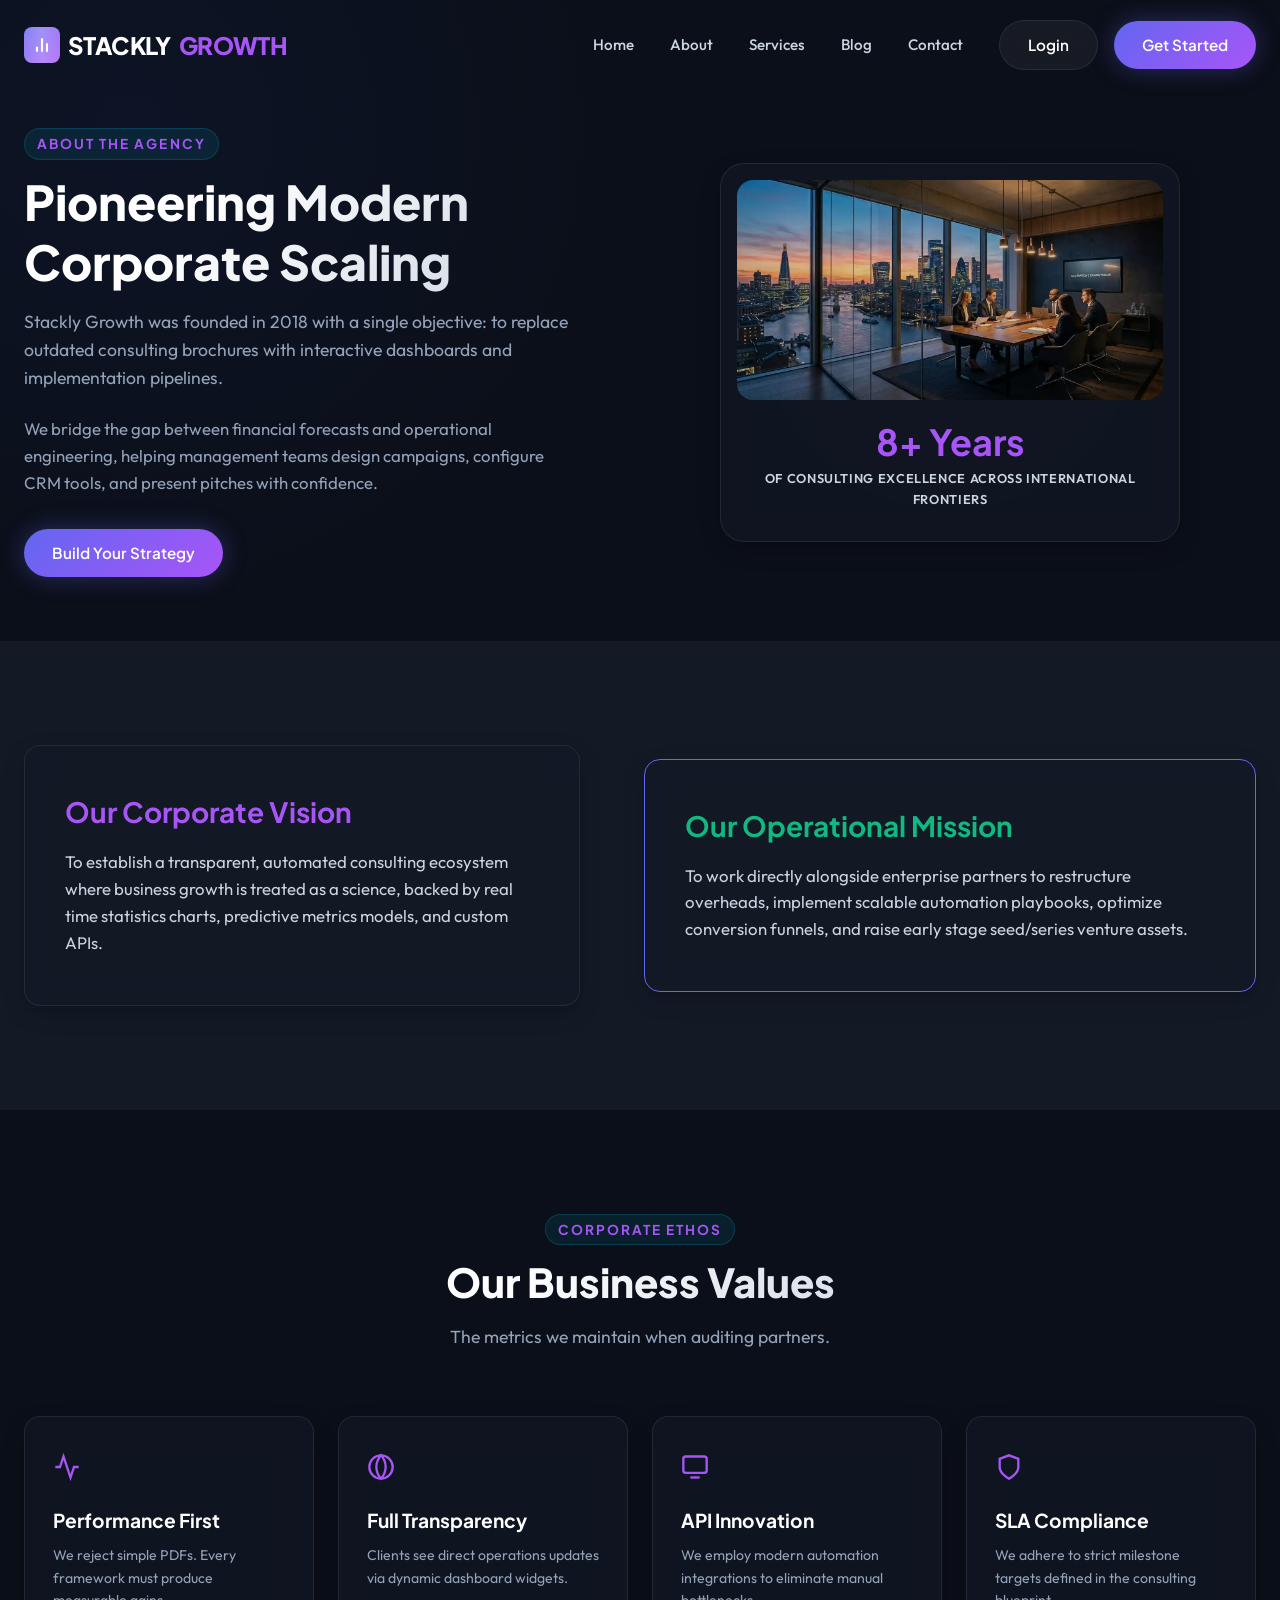
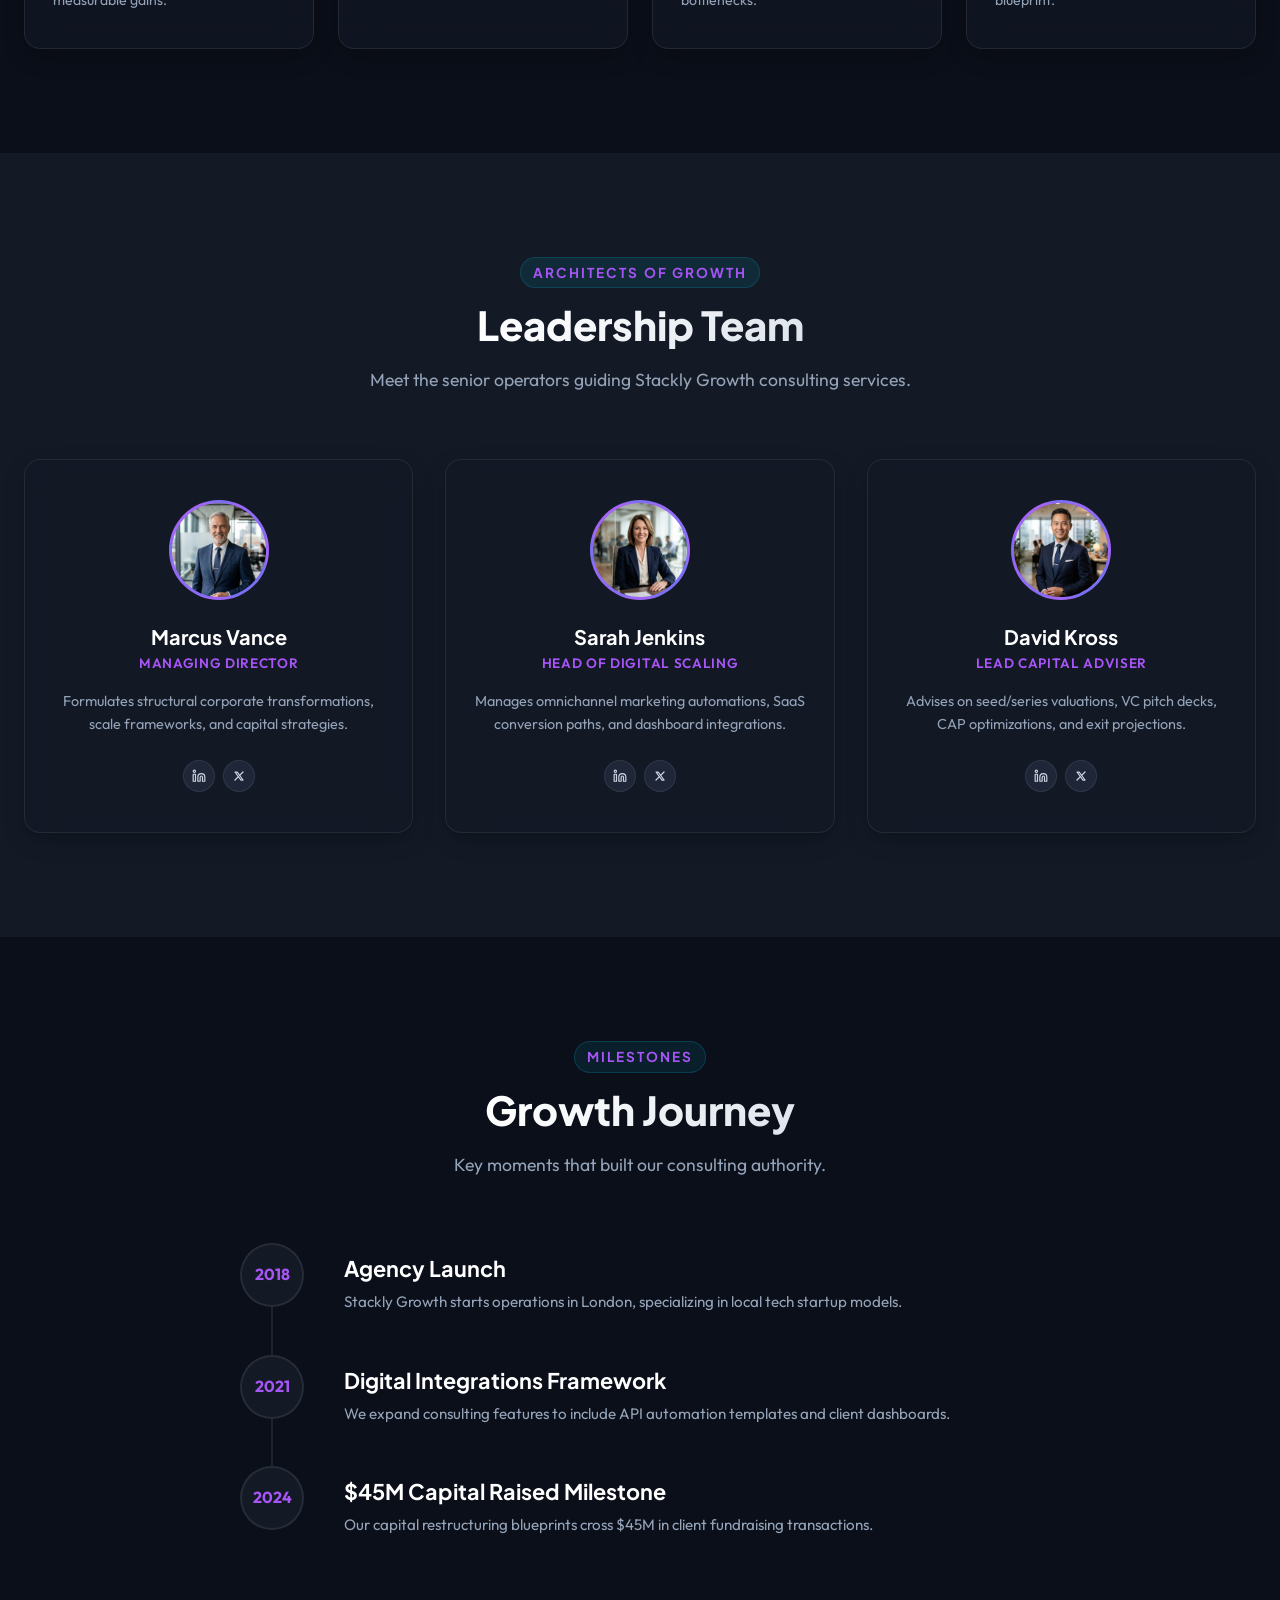
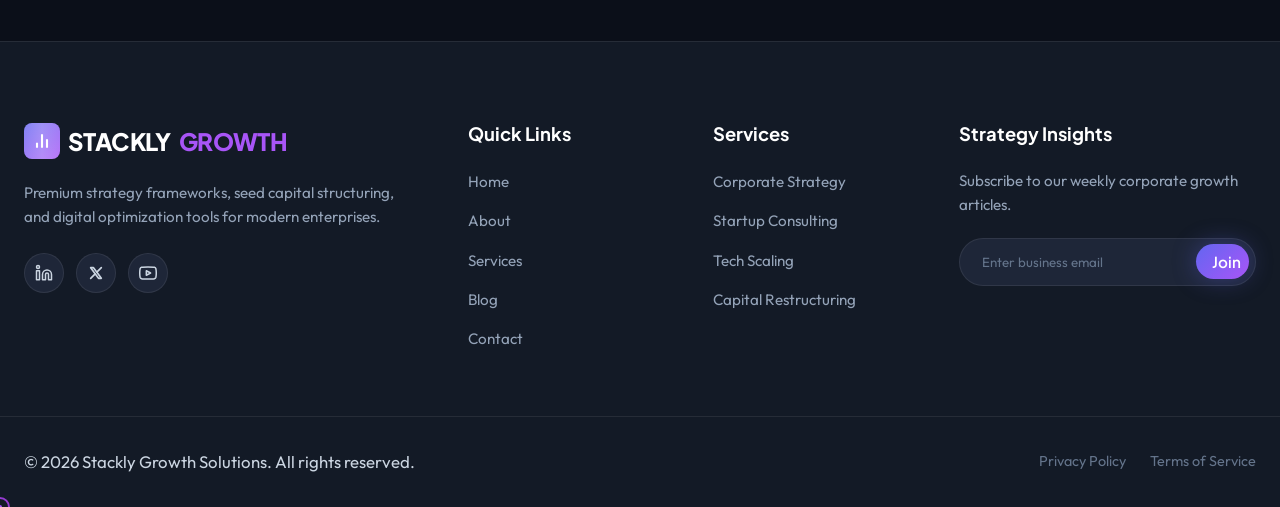
<file: about.html>
<!DOCTYPE html>
<html lang="en">
<head>
  <meta charset="UTF-8">
  <meta name="viewport" content="width=device-width, initial-scale=1.0">
  <title>About Us | Stackly Growth Solutions</title>
  
  <!-- SEO & Meta Tags -->
  <meta name="description" content="Discover Stackly Growth's company story, vision, mission, leadership team, core business values, and awards. Meet our expert consultants.">
  
  <!-- Stylesheets -->
  <link rel="stylesheet" href="css/variables.css">
  <link rel="stylesheet" href="css/main.css">
  
  <style>
    /* About Page Specific Styles */
    .about-hero {
      padding-top: 8rem;
      padding-bottom: 4rem;
      background: radial-gradient(circle at 10% 20%, rgba(37, 99, 235, 0.06) 0%, transparent 40%);
    }
    
    .story-grid {
      display: grid;
      grid-template-columns: 1fr 1.1fr;
      gap: 4rem;
      align-items: center;
    }
    
    .values-grid {
      display: grid;
      grid-template-columns: repeat(4, 1fr);
      gap: 1.5rem;
    }
    
    .value-card {
      padding: 2.25rem 1.75rem;
    }
    
    .value-card svg {
      color: var(--cyan);
      margin-bottom: 1.25rem;
    }
    
    .value-card h3 {
      font-size: 1.2rem;
      margin-bottom: 0.75rem;
    }
    
    .value-card p {
      font-size: 0.88rem;
      color: var(--text-gray);
    }
    
    .team-grid {
      display: grid;
      grid-template-columns: repeat(3, 1fr);
      gap: 2rem;
    }
    
    .team-card {
      padding: 2.5rem 1.75rem;
      text-align: center;
      position: relative;
      overflow: hidden;
    }
    
    .team-avatar {
      width: 100px;
      height: 100px;
      border-radius: 50%;
      background: linear-gradient(135deg, var(--cyan), var(--primary));
      display: flex;
      align-items: center;
      justify-content: center;
      font-size: 2rem;
      font-weight: 700;
      color: var(--text-white);
      margin: 0 auto 1.5rem auto;
      border: 3px solid rgba(255, 255, 255, 0.08);
      transition: all var(--transition-normal);
    }
    
    .team-card:hover .team-avatar {
      transform: scale(1.08);
      border-color: var(--cyan);
      box-shadow: var(--shadow-glow-blue);
    }
    
    .team-name {
      font-size: 1.25rem;
      font-weight: 700;
      margin-bottom: 0.25rem;
    }
    
    .team-role {
      font-size: 0.85rem;
      color: var(--cyan);
      font-weight: 600;
      text-transform: uppercase;
      letter-spacing: 0.05em;
      margin-bottom: 1rem;
    }
    
    .team-bio {
      font-size: 0.9rem;
      color: var(--text-gray);
      margin-bottom: 1.5rem;
    }
    
    .team-socials {
      display: flex;
      justify-content: center;
      gap: 0.5rem;
    }
    
    .journey-timeline-vertical {
      display: flex;
      flex-direction: column;
      gap: 2.5rem;
      position: relative;
      max-width: 800px;
      margin: 0 auto;
    }
    
    .journey-timeline-vertical::before {
      content: '';
      position: absolute;
      left: 31px;
      top: 10px;
      bottom: 10px;
      width: 2px;
      background: rgba(255, 255, 255, 0.08);
    }
    
    .journey-node {
      display: flex;
      gap: 2.5rem;
      position: relative;
    }
    
    .journey-node-marker {
      width: 64px;
      height: 64px;
      border-radius: 50%;
      background: var(--bg-navy-light);
      border: 2px solid var(--border-color);
      display: flex;
      align-items: center;
      justify-content: center;
      font-weight: 700;
      color: var(--cyan);
      flex-shrink: 0;
      z-index: 2;
    }
    
    .journey-node:hover .journey-node-marker {
      border-color: var(--cyan);
      box-shadow: var(--shadow-glow-blue);
    }
    
    .journey-node-content {
      padding-top: 0.75rem;
    }
    
    .journey-node-content h3 {
      font-size: 1.35rem;
      margin-bottom: 0.5rem;
    }
    
    .journey-node-content p {
      color: var(--text-gray);
      font-size: 0.95rem;
    }
    
    /* Responsive */
    @media (max-width: 992px) {
      .story-grid, .team-grid {
        grid-template-columns: 1fr;
        gap: 3rem;
      }
      
      .values-grid {
        grid-template-columns: 1fr 1fr;
      }
    }
    
    @media (max-width: 576px) {
      .values-grid {
        grid-template-columns: 1fr;
      }
      
      .journey-node {
        flex-direction: column;
        gap: 1rem;
      }
      
      .journey-timeline-vertical::before {
        display: none;
      }
    }
  </style>
</head>
<body>

  <!-- Preloader -->
  <div class="preloader" id="preloader">
    <div class="loader-spinner"></div>
    <div class="loader-text">STACKLY GROWTH</div>
  </div>

  <!-- Header -->
  <header class="header">
    <div class="container nav-wrapper">
      <div class="logo" onclick="window.location.href='index.html'">
        <div class="logo-icon">
          <svg xmlns="http://www.w3.org/2000/svg" width="20" height="20" viewBox="0 0 24 24" fill="none" stroke="currentColor" stroke-width="2.5">
            <line x1="18" y1="20" x2="18" y2="10"></line>
            <line x1="12" y1="20" x2="12" y2="4"></line>
            <line x1="6" y1="20" x2="6" y2="14"></line>
          </svg>
        </div>
        STACKLY<span>GROWTH</span>
      </div>
      
      <nav class="nav-menu">
        <a href="index.html" class="nav-link">Home</a>
        <a href="about.html" class="nav-link active">About</a>
        <a href="services.html" class="nav-link">Services</a>
        <a href="blog.html" class="nav-link">Blog</a>
        <a href="contact.html" class="nav-link">Contact</a>
        <div class="nav-actions">
          <a href="login.html" class="btn btn-glass">Login</a>
          <a href="register.html" class="btn btn-primary">Get Started</a>
        </div>
      </nav>
      
      <button class="hamburger" aria-label="Toggle Mobile Menu">
        <span></span>
        <span></span>
        <span></span>
      </button>
    </div>
  </header>

  <!-- 1. Hero / Company Story Section -->
  <section class="about-hero">
    <div class="container story-grid">
      <div class="reveal-left">
        <span class="section-tag">About The Agency</span>
        <h1 class="section-title" style="font-size: clamp(2rem, 4vw, 3rem);">Pioneering Modern Corporate Scaling</h1>
        <p class="section-desc" style="margin-bottom: 1.5rem;">
          Stackly Growth was founded in 2018 with a single objective: to replace outdated consulting brochures with interactive dashboards and implementation pipelines.
        </p>
        <p style="color: var(--text-gray); margin-bottom: 2rem;">
          We bridge the gap between financial forecasts and operational engineering, helping management teams design campaigns, configure CRM tools, and present pitches with confidence.
        </p>
        <a href="register.html" class="btn btn-primary">Build Your Strategy</a>
      </div>
      
      <!-- Right Graphic -->
      <div class="reveal-right" style="position: relative; display: flex; justify-content: center; width: 100%;">
        <div class="gradient-blob blob-cyan animate-blob-1" style="width: 320px; height: 320px; opacity: 0.2;"></div>
        <div class="glass-panel" style="padding: 1rem; max-width: 460px; border-radius: var(--radius-lg); overflow: hidden;">
          <img src="assets/london_office_11zon.webp" alt="Stackly Canary Wharf Office" style="width: 100%; height: 220px; object-fit: cover; border-radius: var(--radius-md); display: block; margin-bottom: 1.5rem; filter: brightness(0.85);">
          <div style="text-align: center; padding: 0 1rem 1rem 1rem;">
            <h3 style="font-size: 2.25rem; color: var(--cyan); line-height: 1; margin-bottom: 0.5rem;">8+ Years</h3>
            <p style="font-weight: 600; text-transform: uppercase; font-size: 0.8rem; letter-spacing: 0.05em; color: var(--text-gray-light);">Of Consulting Excellence Across International Frontiers</p>
          </div>
        </div>
      </div>
    </div>
  </section>

  <!-- 2. Vision & Mission -->
  <section style="background-color: var(--bg-navy-light);">
    <div class="container story-grid">
      <div class="glass-panel reveal-left" style="padding: 3rem 2.5rem;">
        <h2 style="font-size: 1.75rem; margin-bottom: 1.25rem; color: var(--cyan);">Our Corporate Vision</h2>
        <p style="color: var(--text-gray-light);">
          To establish a transparent, automated consulting ecosystem where business growth is treated as a science, backed by real time statistics charts, predictive metrics models, and custom APIs.
        </p>
      </div>
      <div class="glass-panel reveal-right" style="padding: 3rem 2.5rem; border-color: var(--primary);">
        <h2 style="font-size: 1.75rem; margin-bottom: 1.25rem; color: var(--secondary);">Our Operational Mission</h2>
        <p style="color: var(--text-gray-light);">
          To work directly alongside enterprise partners to restructure overheads, implement scalable automation playbooks, optimize conversion funnels, and raise early stage seed/series venture assets.
        </p>
      </div>
    </div>
  </section>

  <!-- 3. Core Business Values -->
  <section>
    <div class="container">
      <div class="section-header reveal-up">
        <span class="section-tag">Corporate Ethos</span>
        <h2 class="section-title">Our Business Values</h2>
        <p class="section-desc">The metrics we maintain when auditing partners.</p>
      </div>

      <div class="values-grid">
        <!-- Value 1 -->
        <div class="value-card glass-panel reveal-up">
          <svg xmlns="http://www.w3.org/2000/svg" width="28" height="28" viewBox="0 0 24 24" fill="none" stroke="currentColor" stroke-width="2">
            <polyline points="22 12 18 12 15 21 9 3 6 12 2 12"></polyline>
          </svg>
          <h3>Performance First</h3>
          <p>We reject simple PDFs. Every framework must produce measurable gains.</p>
        </div>
        <!-- Value 2 -->
        <div class="value-card glass-panel reveal-up" style="animation-delay: 0.1s;">
          <svg xmlns="http://www.w3.org/2000/svg" width="28" height="28" viewBox="0 0 24 24" fill="none" stroke="currentColor" stroke-width="2">
            <circle cx="12" cy="12" r="10"></circle>
            <path d="M12 2a15.3 15.3 0 0 1 4 10 15.3 15.3 0 0 1-4 10 15.3 15.3 0 0 1-4-10 15.3 15.3 0 0 1 4-10z"></path>
          </svg>
          <h3>Full Transparency</h3>
          <p>Clients see direct operations updates via dynamic dashboard widgets.</p>
        </div>
        <!-- Value 3 -->
        <div class="value-card glass-panel reveal-up" style="animation-delay: 0.2s;">
          <svg xmlns="http://www.w3.org/2000/svg" width="28" height="28" viewBox="0 0 24 24" fill="none" stroke="currentColor" stroke-width="2">
            <rect x="2" y="3" width="20" height="14" rx="2" ry="2"></rect>
            <line x1="8" y1="21" x2="16" y2="21"></line>
          </svg>
          <h3>API Innovation</h3>
          <p>We employ modern automation integrations to eliminate manual bottlenecks.</p>
        </div>
        <!-- Value 4 -->
        <div class="value-card glass-panel reveal-up" style="animation-delay: 0.3s;">
          <svg xmlns="http://www.w3.org/2000/svg" width="28" height="28" viewBox="0 0 24 24" fill="none" stroke="currentColor" stroke-width="2">
            <path d="M12 22s8-4 8-10V5l-8-3-8 3v7c0 6 8 10 8 10z"></path>
          </svg>
          <h3>SLA Compliance</h3>
          <p>We adhere to strict milestone targets defined in the consulting blueprint.</p>
        </div>
      </div>
    </div>
  </section>

  <!-- 4. Leadership Team -->
  <section style="background-color: var(--bg-navy-light);" id="team">
    <div class="container">
      <div class="section-header reveal-up">
        <span class="section-tag">Architects of Growth</span>
        <h2 class="section-title">Leadership Team</h2>
        <p class="section-desc">Meet the senior operators guiding Stackly Growth consulting services.</p>
      </div>

      <div class="team-grid">
        <!-- Team 1 -->
        <div class="team-card glass-panel reveal-up">
          <div class="team-avatar" style="overflow: hidden; padding: 0;">
            <img src="assets/marcus_vance_11zon.webp" alt="Marcus Vance" style="width: 100%; height: 100%; object-fit: cover; display: block;">
          </div>
          <h3 class="team-name">Marcus Vance</h3>
          <div class="team-role">Managing Director</div>
          <p class="team-bio">Formulates structural corporate transformations, scale frameworks, and capital strategies.</p>
          <div class="team-socials">
            <a href="404.html" class="social-icon" aria-label="LinkedIn" style="width:32px; height:32px; display:inline-flex; align-items:center; justify-content:center;">
              <svg xmlns="http://www.w3.org/2000/svg" width="14" height="14" viewBox="0 0 24 24" fill="none" stroke="currentColor" stroke-width="2" stroke-linecap="round" stroke-linejoin="round">
                <path d="M16 8a6 6 0 0 1 6 6v7h-4v-7a2 2 0 0 0-2-2 2 2 0 0 0-2 2v7h-4v-7a6 6 0 0 1 6-6z"></path>
                <rect x="2" y="9" width="4" height="12"></rect>
                <circle cx="4" cy="4" r="2"></circle>
              </svg>
            </a>
            <a href="404.html" class="social-icon" aria-label="Twitter X" style="width:32px; height:32px; display:inline-flex; align-items:center; justify-content:center;">
              <svg xmlns="http://www.w3.org/2000/svg" width="12" height="12" viewBox="0 0 24 24" fill="none" stroke="currentColor" stroke-width="2.5" stroke-linecap="round" stroke-linejoin="round">
                <path d="M4 4l11.733 16h4.267l-11.733 -16z"></path>
                <path d="M4 20l6.768 -6.768m2.46 -2.46l6.772 -6.772"></path>
              </svg>
            </a>
          </div>
        </div>
        <!-- Team 2 -->
        <div class="team-card glass-panel reveal-up" style="animation-delay: 0.15s;">
          <div class="team-avatar" style="overflow: hidden; padding: 0;">
            <img src="assets/sarah_jenkins_11zon.webp" alt="Sarah Jenkins" style="width: 100%; height: 100%; object-fit: cover; display: block;">
          </div>
          <h3 class="team-name">Sarah Jenkins</h3>
          <div class="team-role">Head of Digital Scaling</div>
          <p class="team-bio">Manages omnichannel marketing automations, SaaS conversion paths, and dashboard integrations.</p>
          <div class="team-socials">
            <a href="404.html" class="social-icon" aria-label="LinkedIn" style="width:32px; height:32px; display:inline-flex; align-items:center; justify-content:center;">
              <svg xmlns="http://www.w3.org/2000/svg" width="14" height="14" viewBox="0 0 24 24" fill="none" stroke="currentColor" stroke-width="2" stroke-linecap="round" stroke-linejoin="round">
                <path d="M16 8a6 6 0 0 1 6 6v7h-4v-7a2 2 0 0 0-2-2 2 2 0 0 0-2 2v7h-4v-7a6 6 0 0 1 6-6z"></path>
                <rect x="2" y="9" width="4" height="12"></rect>
                <circle cx="4" cy="4" r="2"></circle>
              </svg>
            </a>
            <a href="404.html" class="social-icon" aria-label="Twitter X" style="width:32px; height:32px; display:inline-flex; align-items:center; justify-content:center;">
              <svg xmlns="http://www.w3.org/2000/svg" width="12" height="12" viewBox="0 0 24 24" fill="none" stroke="currentColor" stroke-width="2.5" stroke-linecap="round" stroke-linejoin="round">
                <path d="M4 4l11.733 16h4.267l-11.733 -16z"></path>
                <path d="M4 20l6.768 -6.768m2.46 -2.46l6.772 -6.772"></path>
              </svg>
            </a>
          </div>
        </div>
        <!-- Team 3 -->
        <div class="team-card glass-panel reveal-up" style="animation-delay: 0.3s;">
          <div class="team-avatar" style="overflow: hidden; padding: 0;">
            <img src="assets/david_kross_11zon.webp" alt="David Kross" style="width: 100%; height: 100%; object-fit: cover; display: block;">
          </div>
          <h3 class="team-name">David Kross</h3>
          <div class="team-role">Lead Capital Adviser</div>
          <p class="team-bio">Advises on seed/series valuations, VC pitch decks, CAP optimizations, and exit projections.</p>
          <div class="team-socials">
            <a href="404.html" class="social-icon" aria-label="LinkedIn" style="width:32px; height:32px; display:inline-flex; align-items:center; justify-content:center;">
              <svg xmlns="http://www.w3.org/2000/svg" width="14" height="14" viewBox="0 0 24 24" fill="none" stroke="currentColor" stroke-width="2" stroke-linecap="round" stroke-linejoin="round">
                <path d="M16 8a6 6 0 0 1 6 6v7h-4v-7a2 2 0 0 0-2-2 2 2 0 0 0-2 2v7h-4v-7a6 6 0 0 1 6-6z"></path>
                <rect x="2" y="9" width="4" height="12"></rect>
                <circle cx="4" cy="4" r="2"></circle>
              </svg>
            </a>
            <a href="404.html" class="social-icon" aria-label="Twitter X" style="width:32px; height:32px; display:inline-flex; align-items:center; justify-content:center;">
              <svg xmlns="http://www.w3.org/2000/svg" width="12" height="12" viewBox="0 0 24 24" fill="none" stroke="currentColor" stroke-width="2.5" stroke-linecap="round" stroke-linejoin="round">
                <path d="M4 4l11.733 16h4.267l-11.733 -16z"></path>
                <path d="M4 20l6.768 -6.768m2.46 -2.46l6.772 -6.772"></path>
              </svg>
            </a>
          </div>
        </div>
      </div>
    </div>
  </section>

  <!-- 5. Growth Journey Timeline -->
  <section id="journey">
    <div class="container">
      <div class="section-header reveal-up">
        <span class="section-tag">Milestones</span>
        <h2 class="section-title">Growth Journey</h2>
        <p class="section-desc">Key moments that built our consulting authority.</p>
      </div>

      <div class="journey-timeline-vertical">
        <!-- Node 1 -->
        <div class="journey-node reveal-up">
          <div class="journey-node-marker">2018</div>
          <div class="journey-node-content">
            <h3>Agency Launch</h3>
            <p>Stackly Growth starts operations in London, specializing in local tech startup models.</p>
          </div>
        </div>
        <!-- Node 2 -->
        <div class="journey-node reveal-up">
          <div class="journey-node-marker">2021</div>
          <div class="journey-node-content">
            <h3>Digital Integrations Framework</h3>
            <p>We expand consulting features to include API automation templates and client dashboards.</p>
          </div>
        </div>
        <!-- Node 3 -->
        <div class="journey-node reveal-up">
          <div class="journey-node-marker">2024</div>
          <div class="journey-node-content">
            <h3>$45M Capital Raised Milestone</h3>
            <p>Our capital restructuring blueprints cross $45M in client fundraising transactions.</p>
          </div>
        </div>
      </div>
    </div>
  </section>

  <!-- Footer -->
  <footer class="footer">
    <div class="container footer-grid">
      <div class="footer-info">
        <a href="index.html" class="logo" style="text-decoration: none;">
          <div class="logo-icon">
            <svg xmlns="http://www.w3.org/2000/svg" width="20" height="20" viewBox="0 0 24 24" fill="none" stroke="currentColor" stroke-width="2.5">
              <line x1="18" y1="20" x2="18" y2="10"></line>
              <line x1="12" y1="20" x2="12" y2="4"></line>
              <line x1="6" y1="20" x2="6" y2="14"></line>
            </svg>
          </div>
          STACKLY<span>GROWTH</span>
        </a>
        <p>Premium strategy frameworks, seed capital structuring, and digital optimization tools for modern enterprises.</p>
        <div class="footer-socials">
          <a href="404.html" class="social-icon" aria-label="LinkedIn">
            <svg xmlns="http://www.w3.org/2000/svg" width="18" height="18" viewBox="0 0 24 24" fill="none" stroke="currentColor" stroke-width="2" stroke-linecap="round" stroke-linejoin="round">
              <path d="M16 8a6 6 0 0 1 6 6v7h-4v-7a2 2 0 0 0-2-2 2 2 0 0 0-2 2v7h-4v-7a6 6 0 0 1 6-6z"></path>
              <rect x="2" y="9" width="4" height="12"></rect>
              <circle cx="4" cy="4" r="2"></circle>
            </svg>
          </a>
          <a href="404.html" class="social-icon" aria-label="Twitter X">
            <svg xmlns="http://www.w3.org/2000/svg" width="16" height="16" viewBox="0 0 24 24" fill="none" stroke="currentColor" stroke-width="2.5" stroke-linecap="round" stroke-linejoin="round">
              <path d="M4 4l11.733 16h4.267l-11.733 -16z"></path>
              <path d="M4 20l6.768 -6.768m2.46 -2.46l6.772 -6.772"></path>
            </svg>
          </a>
          <a href="404.html" class="social-icon" aria-label="YouTube">
            <svg xmlns="http://www.w3.org/2000/svg" width="18" height="18" viewBox="0 0 24 24" fill="none" stroke="currentColor" stroke-width="2" stroke-linecap="round" stroke-linejoin="round">
              <path d="M22.54 6.42a2.78 2.78 0 0 0-1.95-1.96C18.88 4 12 4 12 4s-6.88 0-8.59.46a2.78 2.78 0 0 0-1.95 1.96A29 29 0 0 0 1 12a29 29 0 0 0 .46 5.58 2.78 2.78 0 0 0 1.95 1.96C5.12 20 12 20 12 20s6.88 0 8.59-.46a2.78 2.78 0 0 0 1.95-1.96A29 29 0 0 0 23 12a29 29 0 0 0-.46-5.58z"></path>
              <polygon points="9.75 15.02 15.5 12 9.75 8.98 9.75 15.02"></polygon>
            </svg>
          </a>
        </div>
      </div>
      
      <div>
        <h3 class="footer-title">Quick Links</h3>
        <ul class="footer-links">
          <li><a href="index.html">Home</a></li>
          <li><a href="about.html">About</a></li>
          <li><a href="services.html">Services</a></li>
          <li><a href="blog.html">Blog</a></li>
          <li><a href="contact.html">Contact</a></li>
        </ul>
      </div>

      <div>
        <h3 class="footer-title">Services</h3>
        <ul class="footer-links">
          <li><a href="404.html">Corporate Strategy</a></li>
          <li><a href="404.html">Startup Consulting</a></li>
          <li><a href="404.html">Tech Scaling</a></li>
          <li><a href="404.html">Capital Restructuring</a></li>
        </ul>
      </div>

      <div class="footer-newsletter">
        <h3 class="footer-title">Strategy Insights</h3>
        <p>Subscribe to our weekly corporate growth articles.</p>
        <form class="newsletter-form" action="404.html" method="GET">
          <input type="email" placeholder="Enter business email" required>
          <button type="submit" class="btn btn-primary" style="padding: 0.5rem 1rem;">Join</button>
        </form>
      </div>
    </div>

    <div class="container footer-bottom">
      <p>&copy; 2026 Stackly Growth Solutions. All rights reserved.</p>
      <div class="footer-bottom-links">
        <a href="404.html">Privacy Policy</a>
        <a href="404.html">Terms of Service</a>
      </div>
    </div>
  </footer>

  <!-- Scripts -->
  <script src="js/main.js"></script>
</body>
</html>
</file>
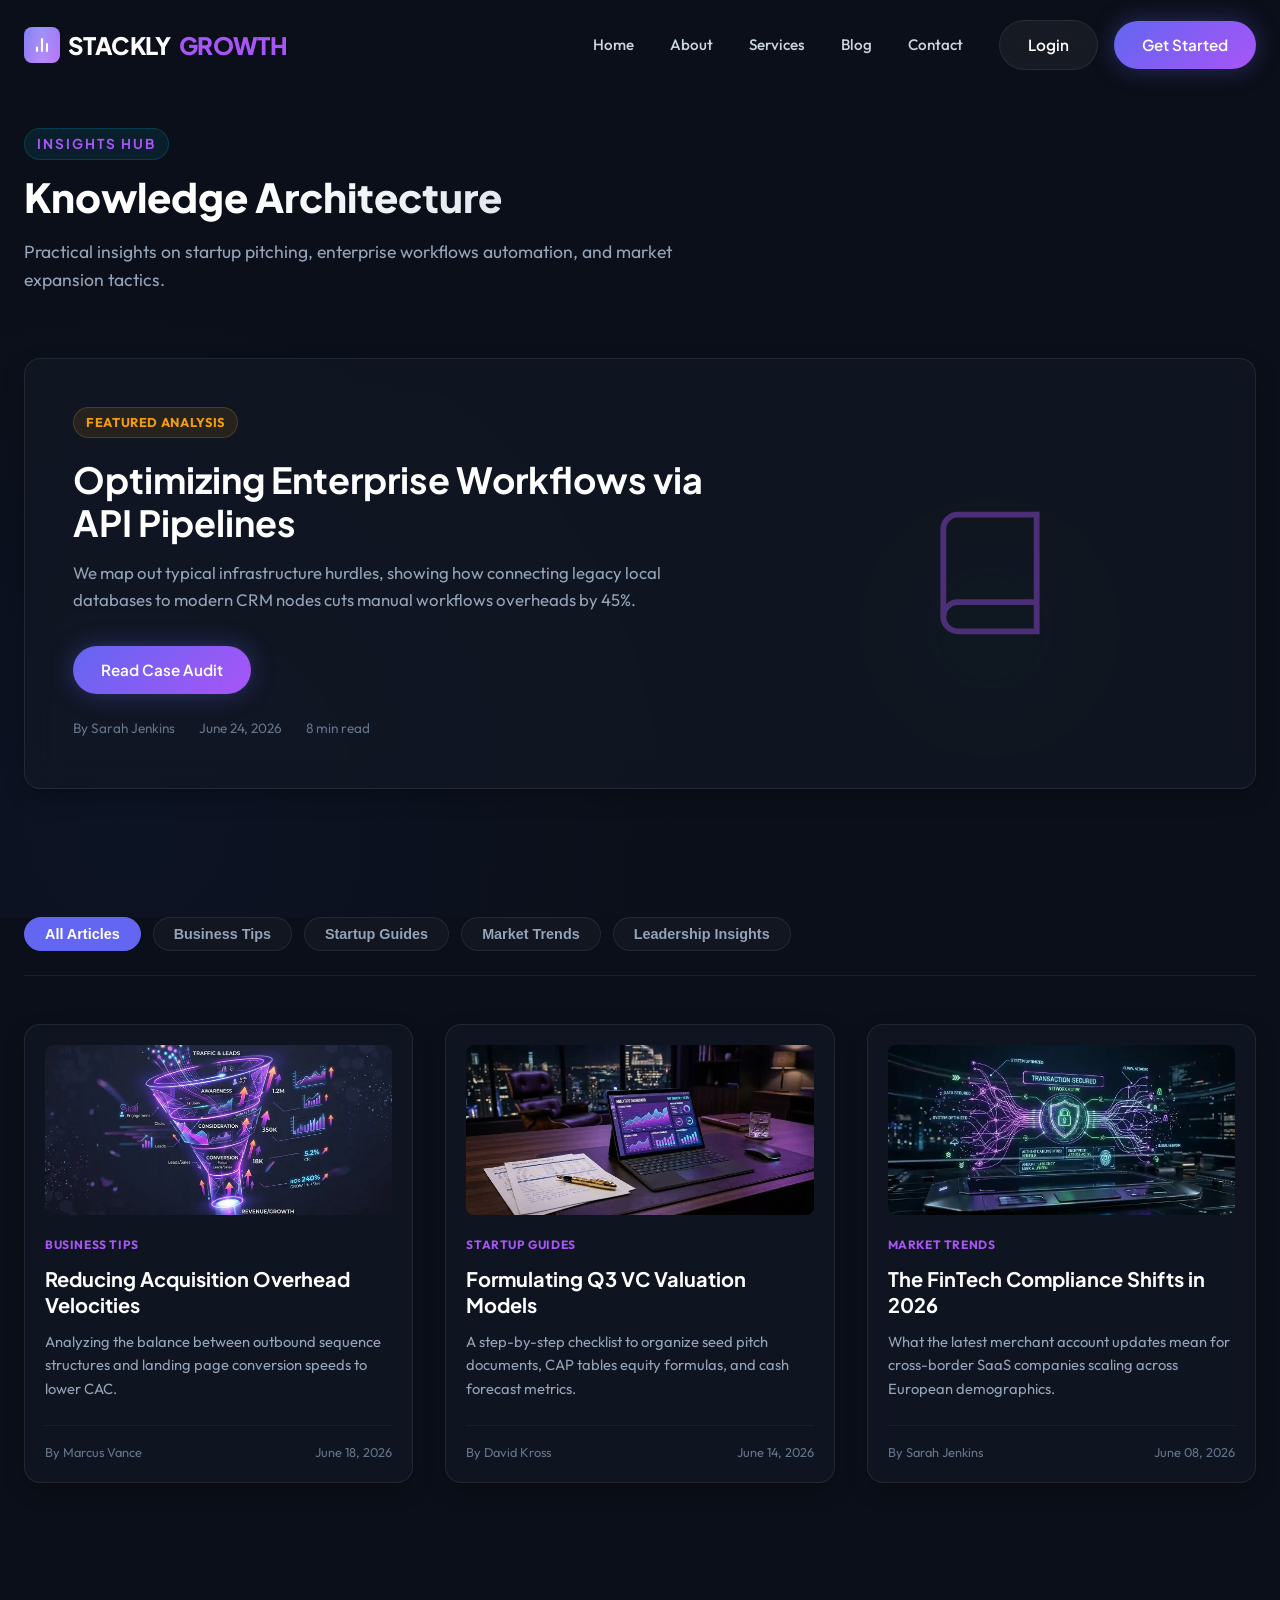
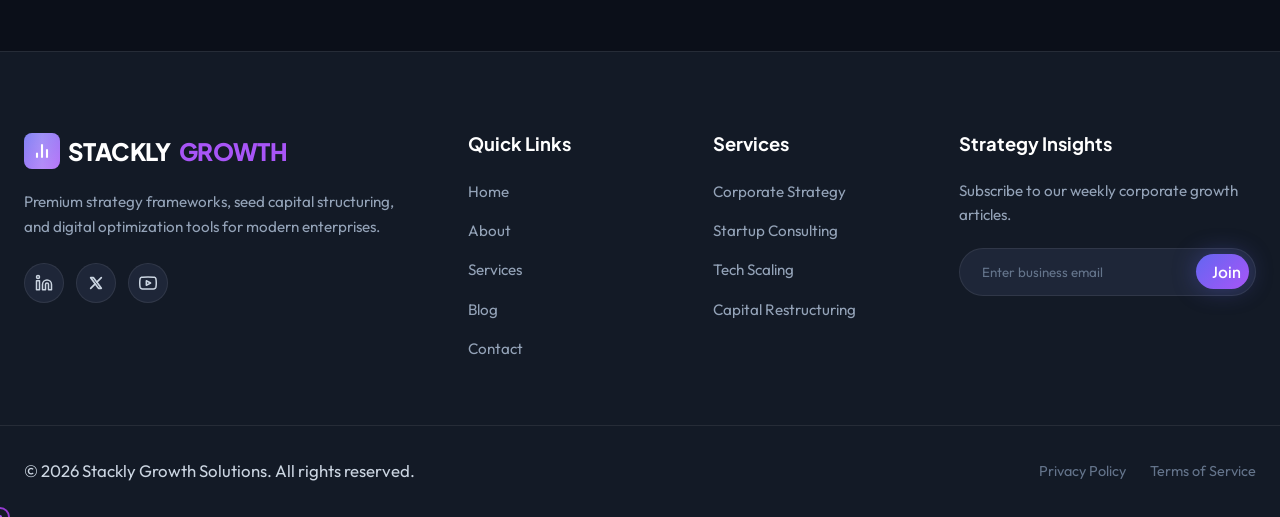
<file: blog.html>
<!DOCTYPE html>
<html lang="en">
<head>
  <meta charset="UTF-8">
  <meta name="viewport" content="width=device-width, initial-scale=1.0">
  <title>Insights &amp; Blog | Stackly Growth Solutions</title>
  
  <!-- SEO Meta Tags -->
  <meta name="description" content="Read the latest corporate growth insights, SaaS scaling guides, seed fundraising tips, and market trend forecasts on the Stackly Growth blog.">
  
  <!-- Stylesheets -->
  <link rel="stylesheet" href="css/variables.css">
  <link rel="stylesheet" href="css/main.css">
  
  <style>
    /* Blog Specific styles */
    .blog-hero {
      padding-top: 8rem;
      padding-bottom: 3rem;
      background: radial-gradient(circle at 10% 90%, rgba(37, 99, 235, 0.05) 0%, transparent 40%);
    }
    
    .featured-grid {
      display: grid;
      grid-template-columns: 1.2fr 0.8fr;
      gap: 3rem;
      align-items: center;
      margin-bottom: 5rem;
    }
    
    .featured-badge {
      display: inline-block;
      font-size: 0.8rem;
      font-weight: 700;
      color: var(--gold);
      background: rgba(245, 158, 11, 0.1);
      border: 1px solid rgba(245, 158, 11, 0.2);
      padding: 0.25rem 0.75rem;
      border-radius: var(--radius-pill);
      text-transform: uppercase;
      letter-spacing: 0.05em;
      margin-bottom: 1.25rem;
    }
    
    .featured-title {
      font-size: 2.25rem;
      margin-bottom: 1rem;
      line-height: 1.2;
    }
    
    .featured-desc {
      color: var(--text-gray);
      margin-bottom: 2rem;
    }
    
    .featured-meta {
      display: flex;
      gap: 1.5rem;
      font-size: 0.85rem;
      color: var(--text-gray-dark);
      margin-top: 1.5rem;
    }
    
    .blog-filters {
      display: flex;
      gap: 0.75rem;
      flex-wrap: wrap;
      margin-bottom: 3rem;
      border-bottom: 1px solid rgba(255, 255, 255, 0.08);
      padding-bottom: 1.5rem;
    }
    
    .filter-btn {
      padding: 0.5rem 1.25rem;
      border-radius: var(--radius-pill);
      font-size: 0.9rem;
      font-weight: 600;
      background: rgba(255, 255, 255, 0.03);
      border: var(--glass-border);
      color: var(--text-gray);
      cursor: pointer;
      transition: all var(--transition-fast);
    }
    
    .filter-btn:hover, .filter-btn.active {
      background: var(--primary);
      border-color: var(--primary);
      color: var(--text-white);
    }
    
    .insights-grid {
      display: grid;
      grid-template-columns: repeat(3, 1fr);
      gap: 2rem;
      margin-bottom: 4rem;
    }
    
    .blog-card {
      padding: 2rem;
      display: flex;
      flex-direction: column;
    }
    
    .blog-card-tag {
      font-size: 0.75rem;
      font-weight: 700;
      color: var(--cyan);
      text-transform: uppercase;
      letter-spacing: 0.05em;
      margin-bottom: 0.75rem;
    }
    
    .blog-card h3 {
      font-size: 1.25rem;
      margin-bottom: 0.75rem;
      line-height: 1.3;
    }
    
    .blog-card p {
      font-size: 0.92rem;
      color: var(--text-gray);
      margin-bottom: 1.5rem;
      flex: 1;
    }
    
    .blog-card-meta {
      display: flex;
      justify-content: space-between;
      align-items: center;
      font-size: 0.8rem;
      color: var(--text-gray-dark);
      border-top: 1px solid rgba(255, 255, 255, 0.05);
      padding-top: 1rem;
    }
    
    @media (max-width: 992px) {
      .featured-grid, .insights-grid {
        grid-template-columns: 1fr;
      }
    }
    
    @media (max-width: 768px) {
      .insights-grid {
        grid-template-columns: 1fr;
      }
    }
  </style>
</head>
<body>

  <!-- Preloader -->
  <div class="preloader" id="preloader">
    <div class="loader-spinner"></div>
    <div class="loader-text">STACKLY GROWTH</div>
  </div>

  <!-- Header -->
  <header class="header">
    <div class="container nav-wrapper">
      <div class="logo" onclick="window.location.href='index.html'">
        <div class="logo-icon">
          <svg xmlns="http://www.w3.org/2000/svg" width="20" height="20" viewBox="0 0 24 24" fill="none" stroke="currentColor" stroke-width="2.5">
            <line x1="18" y1="20" x2="18" y2="10"></line>
            <line x1="12" y1="20" x2="12" y2="4"></line>
            <line x1="6" y1="20" x2="6" y2="14"></line>
          </svg>
        </div>
        STACKLY<span>GROWTH</span>
      </div>
      
      <nav class="nav-menu">
        <a href="index.html" class="nav-link">Home</a>
        <a href="about.html" class="nav-link">About</a>
        <a href="services.html" class="nav-link">Services</a>
        <a href="blog.html" class="nav-link active">Blog</a>
        <a href="contact.html" class="nav-link">Contact</a>
        <div class="nav-actions">
          <a href="login.html" class="btn btn-glass">Login</a>
          <a href="register.html" class="btn btn-primary">Get Started</a>
        </div>
      </nav>
      
      <button class="hamburger" aria-label="Toggle Mobile Menu">
        <span></span>
        <span></span>
        <span></span>
      </button>
    </div>
  </header>

  <!-- 1. Blog Hero & Featured Articles Section -->
  <section class="blog-hero">
    <div class="container">
      <div class="section-header reveal-up" style="text-align: left; margin-left: 0; margin-bottom: 4rem;">
        <span class="section-tag">Insights Hub</span>
        <h1 class="section-title">Knowledge Architecture</h1>
        <p class="section-desc">Practical insights on startup pitching, enterprise workflows automation, and market expansion tactics.</p>
      </div>

      <!-- Featured Row -->
      <div class="featured-grid glass-panel reveal-zoom" style="padding: 3rem;">
        <div>
          <span class="featured-badge">Featured Analysis</span>
          <h2 class="featured-title">Optimizing Enterprise Workflows via API Pipelines</h2>
          <p class="featured-desc">
            We map out typical infrastructure hurdles, showing how connecting legacy local databases to modern CRM nodes cuts manual workflows overheads by 45%.
          </p>
          <a href="404.html" class="btn btn-primary">Read Case Audit</a>
          <div class="featured-meta">
            <span>By Sarah Jenkins</span>
            <span>June 24, 2026</span>
            <span>8 min read</span>
          </div>
        </div>
        
        <!-- Graphic / Blob placeholder -->
        <div style="position: relative; display: flex; justify-content: center;">
          <div class="gradient-blob blob-green animate-blob-1" style="width: 250px; height: 250px; opacity: 0.15;"></div>
          <svg xmlns="http://www.w3.org/2000/svg" width="140" height="140" viewBox="0 0 24 24" fill="none" stroke="var(--cyan)" stroke-width="1" style="opacity: 0.4;">
            <path d="M4 19.5A2.5 2.5 0 0 1 6.5 17H20"></path>
            <path d="M6.5 2H20v20H6.5A2.5 2.5 0 0 1 4 19.5v-15A2.5 2.5 0 0 1 6.5 2z"></path>
          </svg>
        </div>
      </div>
    </div>
  </section>

  <!-- 2. Blog Grid & Category Filtering -->
  <section style="padding-top: 0;">
    <div class="container">
      <!-- Tag Filters -->
      <div class="blog-filters reveal-up">
        <button class="filter-btn active">All Articles</button>
        <button class="filter-btn">Business Tips</button>
        <button class="filter-btn">Startup Guides</button>
        <button class="filter-btn">Market Trends</button>
        <button class="filter-btn">Leadership Insights</button>
      </div>

      <!-- Insights Grid -->
      <div class="insights-grid">
        <!-- Post 1: Business Tips -->
        <div class="blog-card glass-panel reveal-up" style="padding: 1.25rem;">
          <img src="assets/blog_acquisition_11zon.webp" alt="Acquisition Funnel Scaling" style="width: 100%; height: 170px; object-fit: cover; border-radius: var(--radius-sm); margin-bottom: 1.25rem; display: block;">
          <span class="blog-card-tag">Business Tips</span>
          <h3>Reducing Acquisition Overhead Velocities</h3>
          <p>Analyzing the balance between outbound sequence structures and landing page conversion speeds to lower CAC.</p>
          <div class="blog-card-meta">
            <span>By Marcus Vance</span>
            <span>June 18, 2026</span>
          </div>
        </div>

        <!-- Post 2: Startup Guides -->
        <div class="blog-card glass-panel reveal-up" style="animation-delay: 0.1s; padding: 1.25rem;">
          <img src="assets/blog_valuation_11zon.webp" alt="VC Valuation Sheets" style="width: 100%; height: 170px; object-fit: cover; border-radius: var(--radius-sm); margin-bottom: 1.25rem; display: block;">
          <span class="blog-card-tag">Startup Guides</span>
          <h3>Formulating Q3 VC Valuation Models</h3>
          <p>A step-by-step checklist to organize seed pitch documents, CAP tables equity formulas, and cash forecast metrics.</p>
          <div class="blog-card-meta">
            <span>By David Kross</span>
            <span>June 14, 2026</span>
          </div>
        </div>

        <!-- Post 3: Market Trends -->
        <div class="blog-card glass-panel reveal-up" style="animation-delay: 0.2s; padding: 1.25rem;">
          <img src="assets/blog_fintech_11zon.webp" alt="Fintech compliance nodes" style="width: 100%; height: 170px; object-fit: cover; border-radius: var(--radius-sm); margin-bottom: 1.25rem; display: block;">
          <span class="blog-card-tag">Market Trends</span>
          <h3>The FinTech Compliance Shifts in 2026</h3>
          <p>What the latest merchant account updates mean for cross-border SaaS companies scaling across European demographics.</p>
          <div class="blog-card-meta">
            <span>By Sarah Jenkins</span>
            <span>June 08, 2026</span>
          </div>
        </div>
      </div>
    </div>
  </section>

  <!-- Footer -->
  <footer class="footer">
    <div class="container footer-grid">
      <div class="footer-info">
        <a href="index.html" class="logo" style="text-decoration: none;">
          <div class="logo-icon">
            <svg xmlns="http://www.w3.org/2000/svg" width="20" height="20" viewBox="0 0 24 24" fill="none" stroke="currentColor" stroke-width="2.5">
              <line x1="18" y1="20" x2="18" y2="10"></line>
              <line x1="12" y1="20" x2="12" y2="4"></line>
              <line x1="6" y1="20" x2="6" y2="14"></line>
            </svg>
          </div>
          STACKLY<span>GROWTH</span>
        </a>
        <p>Premium strategy frameworks, seed capital structuring, and digital optimization tools for modern enterprises.</p>
        <div class="footer-socials">
          <a href="404.html" class="social-icon" aria-label="LinkedIn">
            <svg xmlns="http://www.w3.org/2000/svg" width="18" height="18" viewBox="0 0 24 24" fill="none" stroke="currentColor" stroke-width="2" stroke-linecap="round" stroke-linejoin="round">
              <path d="M16 8a6 6 0 0 1 6 6v7h-4v-7a2 2 0 0 0-2-2 2 2 0 0 0-2 2v7h-4v-7a6 6 0 0 1 6-6z"></path>
              <rect x="2" y="9" width="4" height="12"></rect>
              <circle cx="4" cy="4" r="2"></circle>
            </svg>
          </a>
          <a href="404.html" class="social-icon" aria-label="Twitter X">
            <svg xmlns="http://www.w3.org/2000/svg" width="16" height="16" viewBox="0 0 24 24" fill="none" stroke="currentColor" stroke-width="2.5" stroke-linecap="round" stroke-linejoin="round">
              <path d="M4 4l11.733 16h4.267l-11.733 -16z"></path>
              <path d="M4 20l6.768 -6.768m2.46 -2.46l6.772 -6.772"></path>
            </svg>
          </a>
          <a href="404.html" class="social-icon" aria-label="YouTube">
            <svg xmlns="http://www.w3.org/2000/svg" width="18" height="18" viewBox="0 0 24 24" fill="none" stroke="currentColor" stroke-width="2" stroke-linecap="round" stroke-linejoin="round">
              <path d="M22.54 6.42a2.78 2.78 0 0 0-1.95-1.96C18.88 4 12 4 12 4s-6.88 0-8.59.46a2.78 2.78 0 0 0-1.95 1.96A29 29 0 0 0 1 12a29 29 0 0 0 .46 5.58 2.78 2.78 0 0 0 1.95 1.96C5.12 20 12 20 12 20s6.88 0 8.59-.46a2.78 2.78 0 0 0 1.95-1.96A29 29 0 0 0 23 12a29 29 0 0 0-.46-5.58z"></path>
              <polygon points="9.75 15.02 15.5 12 9.75 8.98 9.75 15.02"></polygon>
            </svg>
          </a>
        </div>
      </div>
      
      <div>
        <h3 class="footer-title">Quick Links</h3>
        <ul class="footer-links">
          <li><a href="index.html">Home</a></li>
          <li><a href="about.html">About</a></li>
          <li><a href="services.html">Services</a></li>
          <li><a href="blog.html">Blog</a></li>
          <li><a href="contact.html">Contact</a></li>
        </ul>
      </div>

      <div>
        <h3 class="footer-title">Services</h3>
        <ul class="footer-links">
          <li><a href="404.html">Corporate Strategy</a></li>
          <li><a href="404.html">Startup Consulting</a></li>
          <li><a href="404.html">Tech Scaling</a></li>
          <li><a href="404.html">Capital Restructuring</a></li>
        </ul>
      </div>

      <div class="footer-newsletter">
        <h3 class="footer-title">Strategy Insights</h3>
        <p>Subscribe to our weekly corporate growth articles.</p>
        <form class="newsletter-form" action="404.html" method="GET">
          <input type="email" placeholder="Enter business email" required>
          <button type="submit" class="btn btn-primary" style="padding: 0.5rem 1rem;">Join</button>
        </form>
      </div>
    </div>

    <div class="container footer-bottom">
      <p>&copy; 2026 Stackly Growth Solutions. All rights reserved.</p>
      <div class="footer-bottom-links">
        <a href="404.html">Privacy Policy</a>
        <a href="404.html">Terms of Service</a>
      </div>
    </div>
  </footer>

  <!-- Scripts -->
  <script src="js/main.js"></script>
</body>
</html>
</file>
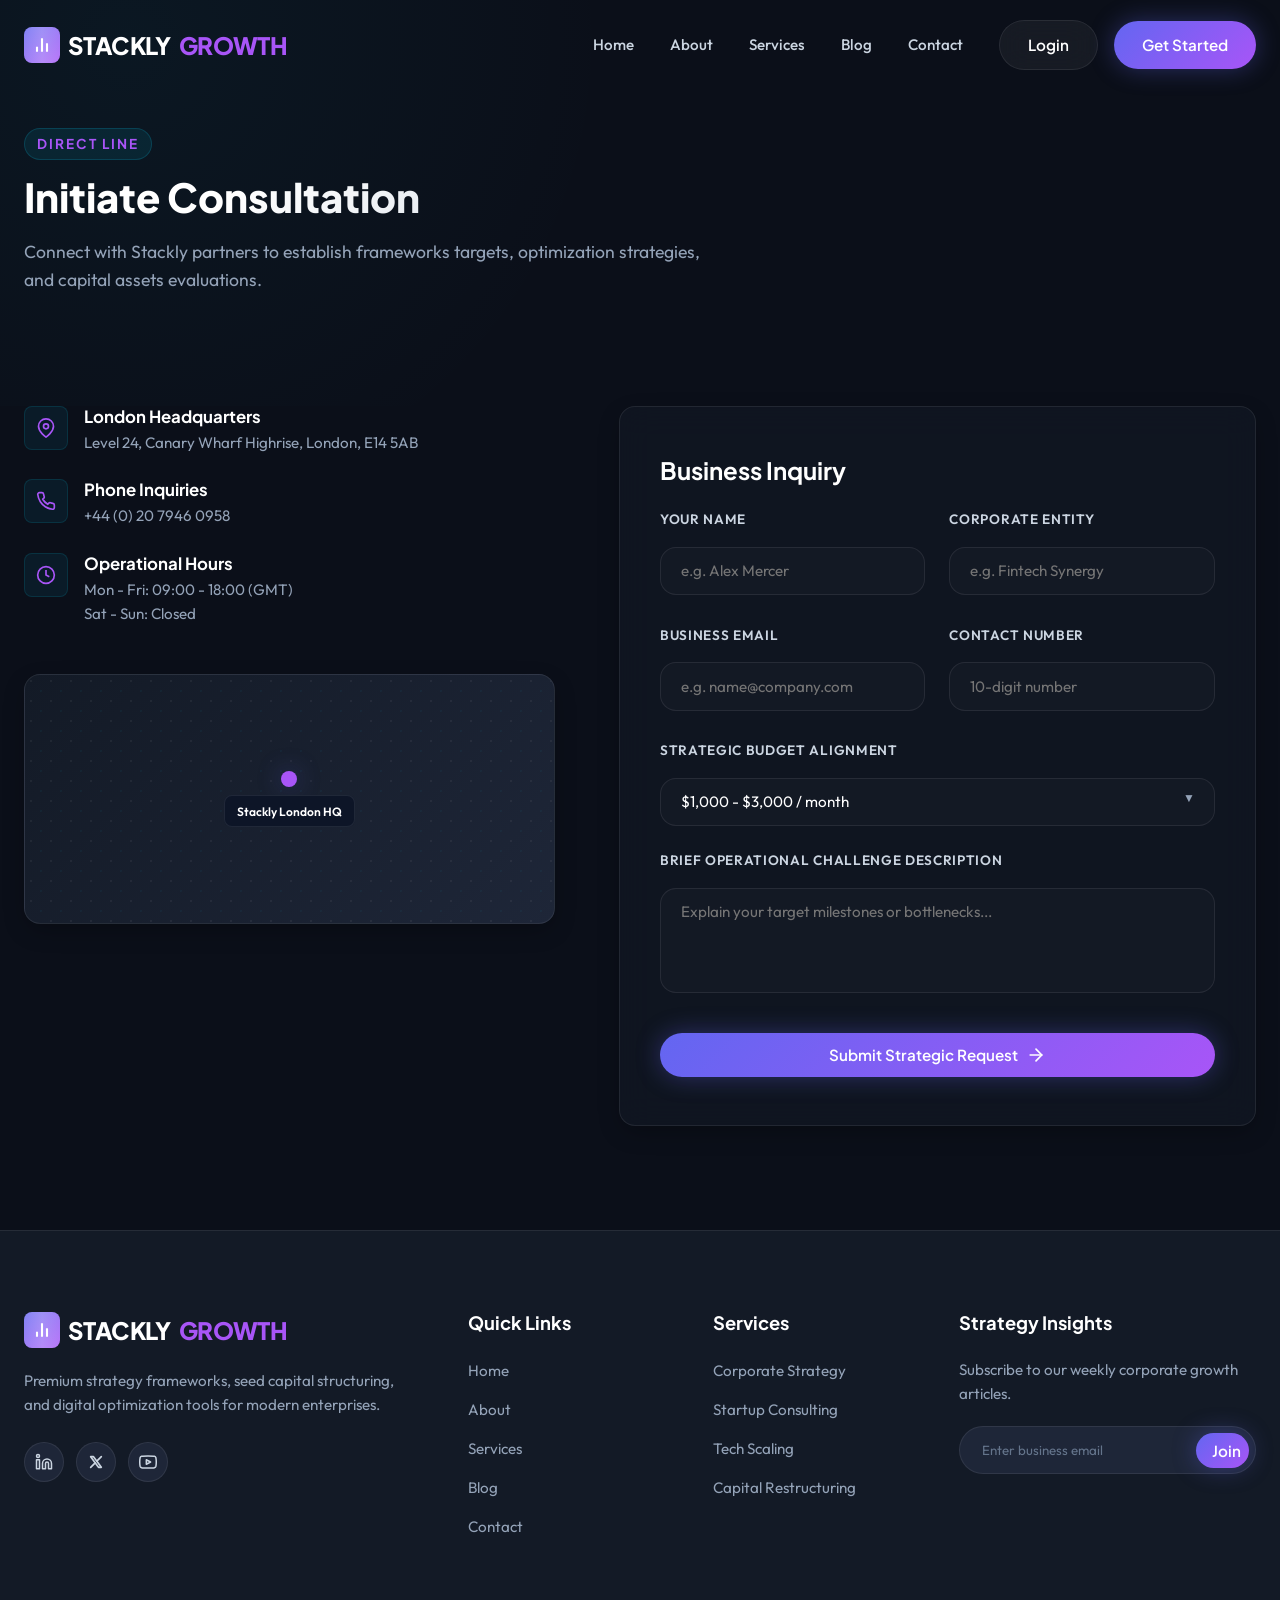
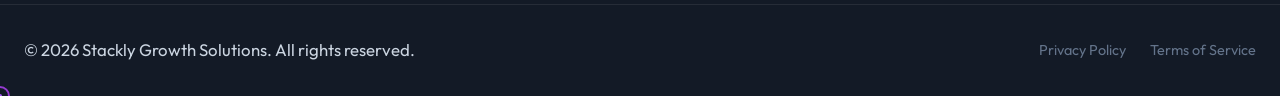
<file: contact.html>
<!DOCTYPE html>
<html lang="en">
<head>
  <meta charset="UTF-8">
  <meta name="viewport" content="width=device-width, initial-scale=1.0">
  <title>Contact Us | Stackly Growth Solutions</title>
  
  <!-- SEO & Meta Tags -->
  <meta name="description" content="Get in touch with Stackly Growth's strategic consulting team. Submit an inquiry, check working hours, or visit our office location.">
  
  <!-- Stylesheets -->
  <link rel="stylesheet" href="css/variables.css">
  <link rel="stylesheet" href="css/main.css">
  <link rel="stylesheet" href="css/auth.css">
  
  <style>
    /* Contact Page Specific styles */
    .contact-hero {
      padding-top: 8rem;
      padding-bottom: 3rem;
      background: radial-gradient(circle at 10% 10%, rgba(6, 182, 212, 0.05) 0%, transparent 40%);
    }
    
    .contact-grid {
      display: grid;
      grid-template-columns: 1fr 1.2fr;
      gap: 4rem;
      align-items: flex-start;
    }
    
    .info-list {
      display: flex;
      flex-direction: column;
      gap: 1.5rem;
      margin-bottom: 3rem;
    }
    
    .info-item {
      display: flex;
      gap: 1rem;
    }
    
    .info-icon {
      width: 44px;
      height: 44px;
      border-radius: var(--radius-sm);
      background: rgba(6, 182, 212, 0.08);
      color: var(--cyan);
      display: flex;
      align-items: center;
      justify-content: center;
      flex-shrink: 0;
      border: 1px solid rgba(6, 182, 212, 0.15);
    }
    
    .info-text h3 {
      font-size: 1.05rem;
      margin-bottom: 0.25rem;
    }
    
    .info-text p {
      font-size: 0.95rem;
      color: var(--text-gray);
    }
    
    /* Map Placeholder */
    .map-placeholder {
      width: 100%;
      height: 250px;
      border-radius: var(--radius-md);
      position: relative;
      overflow: hidden;
      display: flex;
      align-items: center;
      justify-content: center;
      background: linear-gradient(135deg, var(--bg-navy-light), var(--bg-navy-lighter));
    }
    
    .map-grid-pattern {
      position: absolute;
      width: 200%;
      height: 200%;
      background-image: 
        radial-gradient(rgba(255, 255, 255, 0.05) 1px, transparent 0),
        radial-gradient(rgba(6, 182, 212, 0.05) 1px, transparent 0);
      background-size: 20px 20px;
      background-position: 0 0, 10px 10px;
      animation: bg-gradient-slide 20s infinite linear;
    }
    
    .map-marker-pin {
      position: relative;
      z-index: 2;
      display: flex;
      flex-direction: column;
      align-items: center;
    }
    
    .pin-circle {
      width: 16px;
      height: 16px;
      border-radius: 50%;
      background: var(--cyan);
      box-shadow: var(--shadow-glow-blue);
      animation: pulse-glow 2s infinite;
    }
    
    .pin-label {
      background: rgba(13, 21, 39, 0.9);
      border: var(--glass-border);
      border-radius: var(--radius-sm);
      padding: 0.35rem 0.75rem;
      font-size: 0.75rem;
      font-weight: 600;
      color: var(--text-white);
      margin-top: 0.5rem;
      backdrop-filter: var(--glass-blur);
    }
    
    /* Contact Form styling */
    .inquiry-card {
      padding: 3rem 2.5rem;
    }
    
    .form-group-flex {
      display: grid;
      grid-template-columns: 1fr 1fr;
      gap: 1.5rem;
    }
    
    .form-input-contact {
      width: 100%;
      background: rgba(255, 255, 255, 0.02);
      border: 1px solid rgba(255, 255, 255, 0.08);
      border-radius: var(--radius-md);
      padding: 0.85rem 1.25rem;
      color: var(--text-white);
      font-family: var(--font-primary);
      font-size: 0.95rem;
      outline: none;
      transition: all var(--transition-normal);
      margin-top: 0.5rem;
    }
    
    .form-input-contact:focus {
      border-color: var(--primary);
      background: rgba(255, 255, 255, 0.05);
      box-shadow: 0 0 15px rgba(37, 99, 235, 0.1);
    }
    
    @media (max-width: 992px) {
      .contact-grid {
        grid-template-columns: 1fr;
        gap: 3rem;
      }
    }
    
    @media (max-width: 576px) {
      .form-group-flex {
        grid-template-columns: 1fr;
        gap: 0;
      }
    }
  </style>
</head>
<body>

  <!-- Preloader -->
  <div class="preloader" id="preloader">
    <div class="loader-spinner"></div>
    <div class="loader-text">STACKLY GROWTH</div>
  </div>

  <!-- Header -->
  <header class="header">
    <div class="container nav-wrapper">
      <div class="logo" onclick="window.location.href='index.html'">
        <div class="logo-icon">
          <svg xmlns="http://www.w3.org/2000/svg" width="20" height="20" viewBox="0 0 24 24" fill="none" stroke="currentColor" stroke-width="2.5">
            <line x1="18" y1="20" x2="18" y2="10"></line>
            <line x1="12" y1="20" x2="12" y2="4"></line>
            <line x1="6" y1="20" x2="6" y2="14"></line>
          </svg>
        </div>
        STACKLY<span>GROWTH</span>
      </div>
      
      <nav class="nav-menu">
        <a href="index.html" class="nav-link">Home</a>
        <a href="about.html" class="nav-link">About</a>
        <a href="services.html" class="nav-link">Services</a>
        <a href="blog.html" class="nav-link">Blog</a>
        <a href="contact.html" class="nav-link active">Contact</a>
        <div class="nav-actions">
          <a href="login.html" class="btn btn-glass">Login</a>
          <a href="register.html" class="btn btn-primary">Get Started</a>
        </div>
      </nav>
      
      <button class="hamburger" aria-label="Toggle Mobile Menu">
        <span></span>
        <span></span>
        <span></span>
      </button>
    </div>
  </header>

  <!-- 1. Hero header -->
  <section class="contact-hero">
    <div class="container">
      <div class="section-header reveal-up" style="text-align: left; margin-left: 0; margin-bottom: 4rem;">
        <span class="section-tag">Direct Line</span>
        <h1 class="section-title">Initiate Consultation</h1>
        <p class="section-desc">Connect with Stackly partners to establish frameworks targets, optimization strategies, and capital assets evaluations.</p>
      </div>
    </div>
  </section>

  <!-- 2. Form & Detail columns -->
  <section style="padding-top: 0;">
    <div class="container contact-grid">
      <!-- Left detail column -->
      <div class="reveal-left">
        <div class="info-list">
          <!-- Office Location -->
          <div class="info-item">
            <div class="info-icon">
              <svg xmlns="http://www.w3.org/2000/svg" width="20" height="20" viewBox="0 0 24 24" fill="none" stroke="currentColor" stroke-width="2">
                <path d="M21 10c0 7-9 13-9 13s-9-6-9-13a9 9 0 0 1 18 0z"></path>
                <circle cx="12" cy="10" r="3"></circle>
              </svg>
            </div>
            <div class="info-text">
              <h3>London Headquarters</h3>
              <p>Level 24, Canary Wharf Highrise, London, E14 5AB</p>
            </div>
          </div>

          <!-- Phone contact -->
          <div class="info-item">
            <div class="info-icon">
              <svg xmlns="http://www.w3.org/2000/svg" width="20" height="20" viewBox="0 0 24 24" fill="none" stroke="currentColor" stroke-width="2">
                <path d="M22 16.92v3a2 2 0 0 1-2.18 2 19.79 19.79 0 0 1-8.63-3.07 19.5 19.5 0 0 1-6-6 19.79 19.79 0 0 1-3.07-8.67A2 2 0 0 1 4.11 2h3a2 2 0 0 1 2 1.72 12.84 12.84 0 0 0 .7 2.81 2 2 0 0 1-.45 2.11L8.09 9.91a16 16 0 0 0 6 6l1.27-1.27a2 2 0 0 1 2.11-.45 12.84 12.84 0 0 0 2.81.7A2 2 0 0 1 22 16.92z"></path>
              </svg>
            </div>
            <div class="info-text">
              <h3>Phone Inquiries</h3>
              <p>+44 (0) 20 7946 0958</p>
            </div>
          </div>

          <!-- Working Hours -->
          <div class="info-item">
            <div class="info-icon">
              <svg xmlns="http://www.w3.org/2000/svg" width="20" height="20" viewBox="0 0 24 24" fill="none" stroke="currentColor" stroke-width="2">
                <circle cx="12" cy="12" r="10"></circle>
                <polyline points="12 6 12 12 16 14"></polyline>
              </svg>
            </div>
            <div class="info-text">
              <h3>Operational Hours</h3>
              <p>Mon - Fri: 09:00 - 18:00 (GMT)<br>Sat - Sun: Closed</p>
            </div>
          </div>
        </div>

        <!-- Mock Map Placeholder -->
        <div class="map-placeholder glass-panel">
          <div class="map-grid-pattern"></div>
          <div class="map-marker-pin">
            <div class="pin-circle"></div>
            <div class="pin-label">Stackly London HQ</div>
          </div>
        </div>
      </div>

      <!-- Right Form Column -->
      <div class="inquiry-card glass-panel reveal-right">
        <h2 style="font-size: 1.5rem; margin-bottom: 1.5rem;">Business Inquiry</h2>
        <form id="contact-inquiry-form" novalidate>
          <div class="form-group-flex">
            <!-- Your Name -->
            <div class="form-group">
              <label class="form-label">Your Name</label>
              <input type="text" id="contact-name" class="form-input-contact" placeholder="e.g. Alex Mercer" required>
              <div class="error-msg" id="name-error"></div>
            </div>
            <!-- Corporate Entity -->
            <div class="form-group">
              <label class="form-label">Corporate Entity</label>
              <input type="text" id="contact-company" class="form-input-contact" placeholder="e.g. Fintech Synergy" required>
              <div class="error-msg" id="company-error"></div>
            </div>
          </div>

          <div class="form-group-flex">
            <!-- Email -->
            <div class="form-group">
              <label class="form-label">Business Email</label>
              <input type="email" id="contact-email" class="form-input-contact" placeholder="e.g. name@company.com" required>
              <div class="error-msg" id="email-error"></div>
            </div>
            <!-- Phone -->
            <div class="form-group">
              <label class="form-label">Contact Number</label>
              <input type="tel" id="contact-phone" class="form-input-contact" placeholder="10-digit number" required>
              <div class="error-msg" id="phone-error"></div>
            </div>
          </div>

          <!-- Select Budget -->
          <div class="form-group">
            <label class="form-label">Strategic Budget Alignment</label>
            <div class="select-wrapper" style="margin-top: 0.5rem;">
              <select class="form-input-contact select-input" style="padding-left: 1.25rem;">
                <option>$1,000 - $3,000 / month</option>
                <option>$3,000 - $5,000 / month</option>
                <option>$5,000+ / month</option>
              </select>
            </div>
          </div>

          <!-- Message -->
          <div class="form-group" style="margin-bottom: 2rem;">
            <label class="form-label">Brief Operational Challenge Description</label>
            <textarea class="form-input-contact" rows="4" placeholder="Explain your target milestones or bottlenecks..." style="resize: none;" required></textarea>
          </div>

          <button type="submit" class="btn btn-primary" style="width: 100%; justify-content: center;">
            Submit Strategic Request
            <svg xmlns="http://www.w3.org/2000/svg" width="20" height="20" viewBox="0 0 24 24" fill="none" stroke="currentColor" stroke-width="2" stroke-linecap="round" stroke-linejoin="round">
              <line x1="5" y1="12" x2="19" y2="12"></line>
              <polyline points="12 5 19 12 12 19"></polyline>
            </svg>
          </button>
        </form>
      </div>
    </div>
  </section>

  <!-- Footer -->
  <footer class="footer">
    <div class="container footer-grid">
      <div class="footer-info">
        <a href="index.html" class="logo" style="text-decoration: none;">
          <div class="logo-icon">
            <svg xmlns="http://www.w3.org/2000/svg" width="20" height="20" viewBox="0 0 24 24" fill="none" stroke="currentColor" stroke-width="2.5">
              <line x1="18" y1="20" x2="18" y2="10"></line>
              <line x1="12" y1="20" x2="12" y2="4"></line>
              <line x1="6" y1="20" x2="6" y2="14"></line>
            </svg>
          </div>
          STACKLY<span>GROWTH</span>
        </a>
        <p>Premium strategy frameworks, seed capital structuring, and digital optimization tools for modern enterprises.</p>
        <div class="footer-socials">
          <a href="404.html" class="social-icon" aria-label="LinkedIn">
            <svg xmlns="http://www.w3.org/2000/svg" width="18" height="18" viewBox="0 0 24 24" fill="none" stroke="currentColor" stroke-width="2" stroke-linecap="round" stroke-linejoin="round">
              <path d="M16 8a6 6 0 0 1 6 6v7h-4v-7a2 2 0 0 0-2-2 2 2 0 0 0-2 2v7h-4v-7a6 6 0 0 1 6-6z"></path>
              <rect x="2" y="9" width="4" height="12"></rect>
              <circle cx="4" cy="4" r="2"></circle>
            </svg>
          </a>
          <a href="404.html" class="social-icon" aria-label="Twitter X">
            <svg xmlns="http://www.w3.org/2000/svg" width="16" height="16" viewBox="0 0 24 24" fill="none" stroke="currentColor" stroke-width="2.5" stroke-linecap="round" stroke-linejoin="round">
              <path d="M4 4l11.733 16h4.267l-11.733 -16z"></path>
              <path d="M4 20l6.768 -6.768m2.46 -2.46l6.772 -6.772"></path>
            </svg>
          </a>
          <a href="404.html" class="social-icon" aria-label="YouTube">
            <svg xmlns="http://www.w3.org/2000/svg" width="18" height="18" viewBox="0 0 24 24" fill="none" stroke="currentColor" stroke-width="2" stroke-linecap="round" stroke-linejoin="round">
              <path d="M22.54 6.42a2.78 2.78 0 0 0-1.95-1.96C18.88 4 12 4 12 4s-6.88 0-8.59.46a2.78 2.78 0 0 0-1.95 1.96A29 29 0 0 0 1 12a29 29 0 0 0 .46 5.58 2.78 2.78 0 0 0 1.95 1.96C5.12 20 12 20 12 20s6.88 0 8.59-.46a2.78 2.78 0 0 0 1.95-1.96A29 29 0 0 0 23 12a29 29 0 0 0-.46-5.58z"></path>
              <polygon points="9.75 15.02 15.5 12 9.75 8.98 9.75 15.02"></polygon>
            </svg>
          </a>
        </div>
      </div>
      
      <div>
        <h3 class="footer-title">Quick Links</h3>
        <ul class="footer-links">
          <li><a href="index.html">Home</a></li>
          <li><a href="about.html">About</a></li>
          <li><a href="services.html">Services</a></li>
          <li><a href="blog.html">Blog</a></li>
          <li><a href="contact.html">Contact</a></li>
        </ul>
      </div>

      <div>
        <h3 class="footer-title">Services</h3>
        <ul class="footer-links">
          <li><a href="404.html">Corporate Strategy</a></li>
          <li><a href="404.html">Startup Consulting</a></li>
          <li><a href="404.html">Tech Scaling</a></li>
          <li><a href="404.html">Capital Restructuring</a></li>
        </ul>
      </div>

      <div class="footer-newsletter">
        <h3 class="footer-title">Strategy Insights</h3>
        <p>Subscribe to our weekly corporate growth articles.</p>
        <form class="newsletter-form" action="404.html" method="GET">
          <input type="email" placeholder="Enter business email" required>
          <button type="submit" class="btn btn-primary" style="padding: 0.5rem 1rem;">Join</button>
        </form>
      </div>
    </div>

    <div class="container footer-bottom">
      <p>&copy; 2026 Stackly Growth Solutions. All rights reserved.</p>
      <div class="footer-bottom-links">
        <a href="404.html">Privacy Policy</a>
        <a href="404.html">Terms of Service</a>
      </div>
    </div>
  </footer>

  <!-- Scripts -->
  <script src="js/main.js"></script>
  <script>
    document.addEventListener('DOMContentLoaded', () => {
      const contactForm = document.getElementById('contact-inquiry-form');
      if (!contactForm) return;

      const nameInput = document.getElementById('contact-name');
      const companyInput = document.getElementById('contact-company');
      const emailInput = document.getElementById('contact-email');
      const phoneInput = document.getElementById('contact-phone');

      function showError(input, message) {
        const group = input.closest('.form-group');
        const errorMsg = group.querySelector('.error-msg');
        input.classList.remove('input-valid');
        input.classList.add('input-invalid');
        if (errorMsg) {
          errorMsg.textContent = message;
          errorMsg.classList.add('visible');
        }
      }

      function showSuccess(input) {
        const group = input.closest('.form-group');
        const errorMsg = group.querySelector('.error-msg');
        input.classList.remove('input-invalid');
        input.classList.add('input-valid');
        if (errorMsg) {
          errorMsg.textContent = '';
          errorMsg.classList.remove('visible');
        }
      }

      function shakeElement(element) {
        element.classList.add('shake');
        setTimeout(() => {
          element.classList.remove('shake');
        }, 400);
      }

      // Name: Only alphabets and spaces, max 16 letters
      nameInput.addEventListener('input', () => {
        const value = nameInput.value;
        const alphabetRegex = /^[A-Za-z\s]+$/;
        if (value.trim() === '') {
          showError(nameInput, 'Name is required.');
        } else if (!alphabetRegex.test(value)) {
          showError(nameInput, 'Name should accept only alphabets.');
        } else if (value.replace(/\s/g, '').length > 16) {
          showError(nameInput, 'Name must be maximum 16 letters.');
        } else {
          showSuccess(nameInput);
        }
      });

      // Corporate Entity: Only alphabets and spaces, max 20 letters
      companyInput.addEventListener('input', () => {
        const value = companyInput.value;
        const alphabetRegex = /^[A-Za-z\s]+$/;
        if (value.trim() === '') {
          showError(companyInput, 'Corporate Entity is required.');
        } else if (!alphabetRegex.test(value)) {
          showError(companyInput, 'Corporate Entity should accept only alphabets.');
        } else if (value.replace(/\s/g, '').length > 20) {
          showError(companyInput, 'Corporate Entity must be maximum 20 letters.');
        } else {
          showSuccess(companyInput);
        }
      });

      // Email format only
      emailInput.addEventListener('input', () => {
        const value = emailInput.value.trim();
        const emailRegex = /^[a-zA-Z0-9._%+-]+@[a-zA-Z0-9.-]+\.[a-zA-Z]{2,}$/;
        if (value === '') {
          showError(emailInput, 'Email is required.');
        } else if (!emailRegex.test(value)) {
          showError(emailInput, 'Include a valid email format.');
        } else {
          showSuccess(emailInput);
        }
      });

      // Contact (Phone): Only numbers, exactly 10 digits
      phoneInput.addEventListener('input', () => {
        const value = phoneInput.value.trim();
        const numberRegex = /^[0-9]+$/;
        if (value === '') {
          showError(phoneInput, 'Contact number is required.');
        } else if (!numberRegex.test(value)) {
          showError(phoneInput, 'Contact number must contain digits only.');
        } else if (value.length !== 10) {
          showError(phoneInput, 'Contact number must be exactly 10 digits.');
        } else {
          showSuccess(phoneInput);
        }
      });

      contactForm.addEventListener('submit', (e) => {
        e.preventDefault();

        // Check if any fields are empty first
        if (nameInput.value.trim() === '' || companyInput.value.trim() === '' || emailInput.value.trim() === '' || phoneInput.value.trim() === '') {
          alert('Please fill in all details.');
          shakeElement(contactForm);
          
          // Trigger visual errors
          nameInput.dispatchEvent(new Event('input'));
          companyInput.dispatchEvent(new Event('input'));
          emailInput.dispatchEvent(new Event('input'));
          phoneInput.dispatchEvent(new Event('input'));
          return;
        }

        // Trigger validations for format checking
        nameInput.dispatchEvent(new Event('input'));
        companyInput.dispatchEvent(new Event('input'));
        emailInput.dispatchEvent(new Event('input'));
        phoneInput.dispatchEvent(new Event('input'));

        const invalidInputs = contactForm.querySelectorAll('.input-invalid');

        if (invalidInputs.length > 0) {
          shakeElement(contactForm);
        } else {
          // Success Redirect
          window.location.href = '404.html';
        }
      });
    });
  </script>
</body>
</html>
</file>
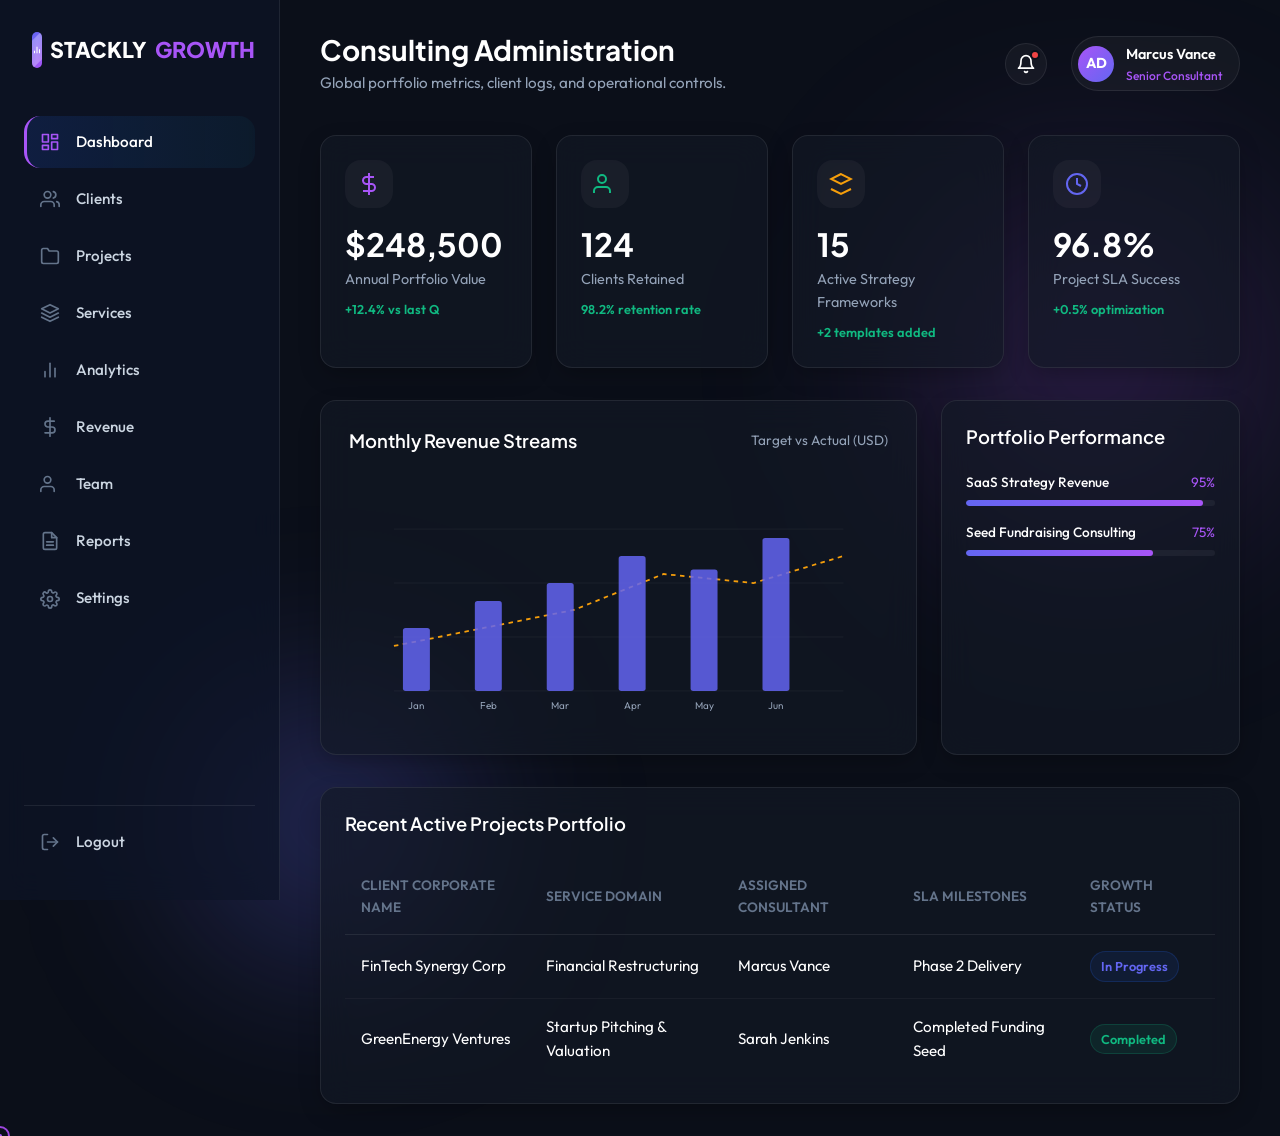
<file: dashboard-admin.html>
<!DOCTYPE html>
<html lang="en">
<head>
  <meta charset="UTF-8">
  <meta name="viewport" content="width=device-width, initial-scale=1.0">
  <title>Admin Dashboard - Stackly Growth</title>
  
  <!-- Stylesheets -->
  <link rel="stylesheet" href="css/variables.css">
  <link rel="stylesheet" href="css/main.css">
  <link rel="stylesheet" href="css/dashboards.css">
  <style>
    .dashboard-tab-content {
      animation: fadeIn 0.4s ease-out;
    }
    @keyframes fadeIn {
      from { opacity: 0; transform: translateY(10px); }
      to { opacity: 1; transform: translateY(0); }
    }
    .detail-list {
      display: flex;
      flex-direction: column;
      gap: 1rem;
      margin-top: 1rem;
    }
    .detail-item {
      padding: 1.25rem;
      border-radius: var(--radius-md);
      background: rgba(255, 255, 255, 0.02);
      border: 1px solid rgba(255, 255, 255, 0.05);
    }
    .detail-header {
      display: flex;
      justify-content: space-between;
      align-items: center;
      margin-bottom: 0.75rem;
    }
    .detail-title {
      font-weight: 600;
      color: #fff;
    }
    .subtext {
      font-size: 0.8rem;
      color: var(--text-gray);
    }
    .milestone-tags {
      display: flex;
      flex-wrap: wrap;
      gap: 0.5rem;
      margin-top: 0.75rem;
    }
    .milestone-tag {
      font-size: 0.75rem;
      padding: 0.2rem 0.5rem;
      border-radius: 4px;
      background: rgba(255, 255, 255, 0.05);
      color: var(--text-gray-light);
    }
    .milestone-tag.done {
      background: rgba(16, 185, 129, 0.1);
      color: var(--emerald);
    }
  </style>
</head>
<body>

  <!-- Preloader -->
  <div class="preloader" id="preloader">
    <div class="loader-spinner"></div>
    <div class="loader-text">STACKLY GROWTH</div>
  </div>

  <div class="dashboard-layout">
    <!-- Left Sidebar -->
    <aside class="sidebar">
      <a href="index.html" class="sidebar-logo">
        <div class="logo-icon">
          <svg xmlns="http://www.w3.org/2000/svg" width="18" height="18" viewBox="0 0 24 24" fill="none" stroke="currentColor" stroke-width="2.5">
            <line x1="18" y1="20" x2="18" y2="10"></line>
            <line x1="12" y1="20" x2="12" y2="4"></line>
            <line x1="6" y1="20" x2="6" y2="14"></line>
          </svg>
        </div>
        STACKLY<span>GROWTH</span>
      </a>
      
      <nav class="sidebar-menu">
        <a href="#" class="sidebar-item active">
          <svg xmlns="http://www.w3.org/2000/svg" width="20" height="20" viewBox="0 0 24 24" fill="none" stroke="currentColor" stroke-width="2" stroke-linecap="round" stroke-linejoin="round">
            <rect x="3" y="3" width="7" height="9"></rect>
            <rect x="14" y="3" width="7" height="5"></rect>
            <rect x="14" y="12" width="7" height="9"></rect>
            <rect x="3" y="16" width="7" height="5"></rect>
          </svg>
          Dashboard
        </a>
        <a href="#" class="sidebar-item">
          <svg xmlns="http://www.w3.org/2000/svg" width="20" height="20" viewBox="0 0 24 24" fill="none" stroke="currentColor" stroke-width="2" stroke-linecap="round" stroke-linejoin="round">
            <path d="M17 21v-2a4 4 0 0 0-4-4H5a4 4 0 0 0-4 4v2"></path>
            <circle cx="9" cy="7" r="4"></circle>
            <path d="M23 21v-2a4 4 0 0 0-3-3.87"></path>
            <path d="M16 3.13a4 4 0 0 1 0 7.75"></path>
          </svg>
          Clients
        </a>
        <a href="#" class="sidebar-item">
          <svg xmlns="http://www.w3.org/2000/svg" width="20" height="20" viewBox="0 0 24 24" fill="none" stroke="currentColor" stroke-width="2" stroke-linecap="round" stroke-linejoin="round">
            <path d="M22 19a2 2 0 0 1-2 2H4a2 2 0 0 1-2-2V5a2 2 0 0 1 2-2h5l2 3h9a2 2 0 0 1 2 2z"></path>
          </svg>
          Projects
        </a>
        <a href="#" class="sidebar-item">
          <svg xmlns="http://www.w3.org/2000/svg" width="20" height="20" viewBox="0 0 24 24" fill="none" stroke="currentColor" stroke-width="2" stroke-linecap="round" stroke-linejoin="round">
            <polygon points="12 2 2 7 12 12 22 7 12 2"></polygon>
            <polyline points="2 17 12 22 22 17"></polyline>
            <polyline points="2 12 12 17 22 12"></polyline>
          </svg>
          Services
        </a>
        <a href="#" class="sidebar-item">
          <svg xmlns="http://www.w3.org/2000/svg" width="20" height="20" viewBox="0 0 24 24" fill="none" stroke="currentColor" stroke-width="2" stroke-linecap="round" stroke-linejoin="round">
            <line x1="18" y1="20" x2="18" y2="10"></line>
            <line x1="12" y1="20" x2="12" y2="4"></line>
            <line x1="6" y1="20" x2="6" y2="14"></line>
          </svg>
          Analytics
        </a>
        <a href="#" class="sidebar-item">
          <svg xmlns="http://www.w3.org/2000/svg" width="20" height="20" viewBox="0 0 24 24" fill="none" stroke="currentColor" stroke-width="2" stroke-linecap="round" stroke-linejoin="round">
            <line x1="12" y1="1" x2="12" y2="23"></line>
            <path d="M17 5H9.5a3.5 3.5 0 0 0 0 7h5a3.5 3.5 0 0 1 0 7H6"></path>
          </svg>
          Revenue
        </a>
        <a href="#" class="sidebar-item">
          <svg xmlns="http://www.w3.org/2000/svg" width="20" height="20" viewBox="0 0 24 24" fill="none" stroke="currentColor" stroke-width="2" stroke-linecap="round" stroke-linejoin="round">
            <path d="M17 21v-2a4 4 0 0 0-4-4H5a4 4 0 0 0-4 4v2"></path>
            <circle cx="9" cy="7" r="4"></circle>
          </svg>
          Team
        </a>
        <a href="#" class="sidebar-item">
          <svg xmlns="http://www.w3.org/2000/svg" width="20" height="20" viewBox="0 0 24 24" fill="none" stroke="currentColor" stroke-width="2" stroke-linecap="round" stroke-linejoin="round">
            <path d="M14 2H6a2 2 0 0 0-2 2v16a2 2 0 0 0 2 2h12a2 2 0 0 0 2-2V8z"></path>
            <polyline points="14 2 14 8 20 8"></polyline>
            <line x1="16" y1="13" x2="8" y2="13"></line>
            <line x1="16" y1="17" x2="8" y2="17"></line>
          </svg>
          Reports
        </a>
        <a href="#" class="sidebar-item">
          <svg xmlns="http://www.w3.org/2000/svg" width="20" height="20" viewBox="0 0 24 24" fill="none" stroke="currentColor" stroke-width="2" stroke-linecap="round" stroke-linejoin="round">
            <circle cx="12" cy="12" r="3"></circle>
            <path d="M19.4 15a1.65 1.65 0 0 0 .33 1.82l.06.06a2 2 0 1 1-2.83 2.83l-.06-.06a1.65 1.65 0 0 0-1.82-.33 1.65 1.65 0 0 0-1 1.51V21a2 2 0 0 1-2 2 2 2 0 0 1-2-2v-.09A1.65 1.65 0 0 0 9 19.4a1.65 1.65 0 0 0-1.82.33l-.06.06a2 2 0 1 1-2.83-2.83l.06-.06a1.65 1.65 0 0 0 .33-1.82 1.65 1.65 0 0 0-1.51-1H3a2 2 0 0 1-2-2 2 2 0 0 1 2-2h.09A1.65 1.65 0 0 0 4.6 9a1.65 1.65 0 0 0-.33-1.82l-.06-.06a2 2 0 1 1 2.83-2.83l.06.06a1.65 1.65 0 0 0 1.82.33H9a1.65 1.65 0 0 0 1-1.51V3a2 2 0 0 1 2-2 2 2 0 0 1 2 2v.09a1.65 1.65 0 0 0 1 1.51 1.65 1.65 0 0 0 1.82-.33l.06-.06a2 2 0 1 1 2.83 2.83l-.06.06a1.65 1.65 0 0 0-.33 1.82V9a1.65 1.65 0 0 0 1.51 1H21a2 2 0 0 1 2 2 2 2 0 0 1-2 2h-.09a1.65 1.65 0 0 0-1.51 1z"></path>
          </svg>
          Settings
        </a>
        <a href="login.html" class="sidebar-item logout">
          <svg xmlns="http://www.w3.org/2000/svg" width="20" height="20" viewBox="0 0 24 24" fill="none" stroke="currentColor" stroke-width="2" stroke-linecap="round" stroke-linejoin="round">
            <path d="M9 21H5a2 2 0 0 1-2-2V5a2 2 0 0 1 2-2h4"></path>
            <polyline points="16 17 21 12 16 7"></polyline>
            <line x1="21" y1="12" x2="9" y2="12"></line>
          </svg>
          Logout
        </a>
      </nav>
    </aside>

    <!-- Main Content Panel -->
    <main class="main-content">
      <!-- Top Header -->
      <div class="topbar">
        <button class="sidebar-toggle" aria-label="Toggle Navigation Sidebar">
          <svg xmlns="http://www.w3.org/2000/svg" width="24" height="24" viewBox="0 0 24 24" fill="none" stroke="currentColor" stroke-width="2" stroke-linecap="round" stroke-linejoin="round">
            <line x1="3" y1="12" x2="21" y2="12"></line>
            <line x1="3" y1="6" x2="21" y2="6"></line>
            <line x1="3" y1="18" x2="21" y2="18"></line>
          </svg>
        </button>
        <div class="welcome-info">
          <h1>Consulting Administration</h1>
          <p>Global portfolio metrics, client logs, and operational controls.</p>
        </div>
        <div class="topbar-actions">
          <div class="notification-bell">
            <svg xmlns="http://www.w3.org/2000/svg" width="20" height="20" viewBox="0 0 24 24" fill="none" stroke="currentColor" stroke-width="2" stroke-linecap="round" stroke-linejoin="round">
              <path d="M18 8A6 6 0 0 0 6 8c0 7-3 9-3 9h18s-3-2-3-9"></path>
              <path d="M13.73 21a2 2 0 0 1-3.46 0"></path>
            </svg>
            <span class="bell-badge"></span>
          </div>
          <div class="profile-card-mini">
            <div class="avatar">AD</div>
            <div class="profile-info-mini">
              <span class="profile-name">Marcus Vance</span>
              <span class="profile-role">Senior Consultant</span>
            </div>
          </div>
        </div>
      </div>

      <!-- ==========================================
           TAB 1: Dashboard Overview (Default)
           ========================================== -->
      <div id="tab-dashboard" class="dashboard-tab-content">
        <!-- KPI Summary Row -->
        <div class="kpi-grid">
          <div class="kpi-card glass-panel reveal-up">
            <div class="kpi-icon">
              <svg xmlns="http://www.w3.org/2000/svg" width="24" height="24" viewBox="0 0 24 24" fill="none" stroke="currentColor" stroke-width="2">
                <line x1="12" y1="1" x2="12" y2="23"></line>
                <path d="M17 5H9.5a3.5 3.5 0 0 0 0 7h5a3.5 3.5 0 0 1 0 7H6"></path>
              </svg>
            </div>
            <div class="kpi-value">$248,500</div>
            <div class="kpi-label">Annual Portfolio Value</div>
            <div class="kpi-trend trend-up">+12.4% vs last Q</div>
          </div>
          <div class="kpi-card glass-panel reveal-up" style="animation-delay: 0.1s;">
            <div class="kpi-icon">
              <svg xmlns="http://www.w3.org/2000/svg" width="24" height="24" viewBox="0 0 24 24" fill="none" stroke="currentColor" stroke-width="2">
                <path d="M17 21v-2a4 4 0 0 0-4-4H5a4 4 0 0 0-4 4v2"></path>
                <circle cx="9" cy="7" r="4"></circle>
              </svg>
            </div>
            <div class="kpi-value">124</div>
            <div class="kpi-label">Clients Retained</div>
            <div class="kpi-trend trend-up">98.2% retention rate</div>
          </div>
          <div class="kpi-card glass-panel reveal-up" style="animation-delay: 0.2s;">
            <div class="kpi-icon">
              <svg xmlns="http://www.w3.org/2000/svg" width="24" height="24" viewBox="0 0 24 24" fill="none" stroke="currentColor" stroke-width="2">
                <polygon points="12 2 2 7 12 12 22 7 12 2"></polygon>
                <polyline points="2 17 12 22 22 17"></polyline>
              </svg>
            </div>
            <div class="kpi-value">15</div>
            <div class="kpi-label">Active Strategy Frameworks</div>
            <div class="kpi-trend trend-up">+2 templates added</div>
          </div>
          <div class="kpi-card glass-panel reveal-up" style="animation-delay: 0.3s;">
            <div class="kpi-icon">
              <svg xmlns="http://www.w3.org/2000/svg" width="24" height="24" viewBox="0 0 24 24" fill="none" stroke="currentColor" stroke-width="2">
                <circle cx="12" cy="12" r="10"></circle>
                <polyline points="12 6 12 12 16 14"></polyline>
              </svg>
            </div>
            <div class="kpi-value">96.8%</div>
            <div class="kpi-label">Project SLA Success</div>
            <div class="kpi-trend trend-up">+0.5% optimization</div>
          </div>
        </div>

        <!-- Charts Row -->
        <div class="analytics-grid">
          <div class="chart-card glass-panel">
            <div class="card-header-flex">
              <h2 class="card-title">Monthly Revenue Streams</h2>
              <div style="font-size: 0.85rem; color: var(--text-gray);">Target vs Actual (USD)</div>
            </div>
            <div class="chart-container">
              <svg class="svg-chart" viewBox="0 0 600 260">
                <defs>
                  <linearGradient id="bar-gradient" x1="0" y1="0" x2="0" y2="1">
                    <stop offset="0%" stop-color="var(--cyan)"></stop>
                    <stop offset="100%" stop-color="var(--primary)"></stop>
                  </linearGradient>
                </defs>
                <line x1="50" y1="50" x2="550" y2="50" class="chart-grid-line"></line>
                <line x1="50" y1="110" x2="550" y2="110" class="chart-grid-line"></line>
                <line x1="50" y1="170" x2="550" y2="170" class="chart-grid-line"></line>
                <line x1="50" y1="230" x2="550" y2="230" class="chart-grid-line"></line>
                <text x="75" y="250" fill="var(--text-gray)" font-size="11" text-anchor="middle">Jan</text>
                <text x="155" y="250" fill="var(--text-gray)" font-size="11" text-anchor="middle">Feb</text>
                <text x="235" y="250" fill="var(--text-gray)" font-size="11" text-anchor="middle">Mar</text>
                <text x="315" y="250" fill="var(--text-gray)" font-size="11" text-anchor="middle">Apr</text>
                <text x="395" y="250" fill="var(--text-gray)" font-size="11" text-anchor="middle">May</text>
                <text x="475" y="250" fill="var(--text-gray)" font-size="11" text-anchor="middle">Jun</text>
                <path d="M 50 180 L 150 160 L 250 140 L 350 100 L 450 110 L 550 80" fill="none" stroke="var(--gold)" stroke-width="2" stroke-dasharray="5 5"></path>
                <rect x="60" y="160" width="30" height="70" rx="3" class="chart-bar" fill="url(#bar-gradient)" data-value="14K" data-month="Jan"></rect>
                <rect x="140" y="130" width="30" height="100" rx="3" class="chart-bar" fill="url(#bar-gradient)" data-value="20K" data-month="Feb"></rect>
                <rect x="220" y="110" width="30" height="120" rx="3" class="chart-bar" fill="url(#bar-gradient)" data-value="24K" data-month="Mar"></rect>
                <rect x="300" y="80" width="30" height="150" rx="3" class="chart-bar" fill="url(#bar-gradient)" data-value="30K" data-month="Apr"></rect>
                <rect x="380" y="95" width="30" height="135" rx="3" class="chart-bar" fill="url(#bar-gradient)" data-value="27K" data-month="May"></rect>
                <rect x="460" y="60" width="30" height="170" rx="3" class="chart-bar" fill="url(#bar-gradient)" data-value="34K" data-month="Jun"></rect>
              </svg>
            </div>
          </div>
          <div class="widget-card glass-panel">
            <h2 class="card-title">Portfolio Performance</h2>
            <div class="goals-list" style="margin-top: 1.5rem;">
              <div class="goal-item">
                <div class="goal-meta">
                  <span class="goal-name">SaaS Strategy Revenue</span>
                  <span class="goal-progress">95%</span>
                </div>
                <div class="progress-bar-bg"><div class="progress-bar-fill" style="width: 95%;"></div></div>
              </div>
              <div class="goal-item">
                <div class="goal-meta">
                  <span class="goal-name">Seed Fundraising Consulting</span>
                  <span class="goal-progress">75%</span>
                </div>
                <div class="progress-bar-bg"><div class="progress-bar-fill" style="width: 75%;"></div></div>
              </div>
            </div>
          </div>
        </div>

        <!-- Table Row -->
        <div class="table-card glass-panel">
          <div class="card-header-flex">
            <h2 class="card-title">Recent Active Projects Portfolio</h2>
          </div>
          <div class="table-responsive">
            <table class="dashboard-table">
              <thead>
                <tr>
                  <th>Client Corporate Name</th>
                  <th>Service Domain</th>
                  <th>Assigned Consultant</th>
                  <th>SLA Milestones</th>
                  <th>Growth Status</th>
                </tr>
              </thead>
              <tbody>
                <tr>
                  <td>FinTech Synergy Corp</td>
                  <td>Financial Restructuring</td>
                  <td>Marcus Vance</td>
                  <td>Phase 2 Delivery</td>
                  <td><span class="status-badge status-progress">In Progress</span></td>
                </tr>
                <tr>
                  <td>GreenEnergy Ventures</td>
                  <td>Startup Pitching &amp; Valuation</td>
                  <td>Sarah Jenkins</td>
                  <td>Completed Funding Seed</td>
                  <td><span class="status-badge status-completed">Completed</span></td>
                </tr>
              </tbody>
            </table>
          </div>
        </div>
      </div>

      <!-- ==========================================
           TAB 2: Clients
           ========================================== -->
      <div id="tab-clients" class="dashboard-tab-content" style="display: none;">
        <div class="table-card glass-panel">
          <h2 class="card-title" style="margin-bottom:1.5rem;">Global Corporate Client Database</h2>
          <div class="table-responsive">
            <table class="dashboard-table">
              <thead>
                <tr>
                  <th>Client Company</th>
                  <th>Sector</th>
                  <th>Primary Advisor</th>
                  <th>Monthly MRR</th>
                  <th>Onboarding Date</th>
                  <th>Contact Email</th>
                </tr>
              </thead>
              <tbody>
                <tr>
                  <td><strong>FinTech Synergy Corp</strong></td>
                  <td>Payment Gateways / Merchant Systems</td>
                  <td>Marcus Vance</td>
                  <td style="color: var(--cyan); font-weight:600;">$5,500</td>
                  <td>January 10, 2026</td>
                  <td class="subtext">operations@fintech-synergy.com</td>
                </tr>
                <tr>
                  <td><strong>GreenEnergy Ventures</strong></td>
                  <td>CleanTech Renewables</td>
                  <td>David Kross</td>
                  <td style="color: var(--cyan); font-weight:600;">$4,200</td>
                  <td>March 14, 2026</td>
                  <td class="subtext">board@greenenergy.co</td>
                </tr>
                <tr>
                  <td><strong>Nova Commerce LLC</strong></td>
                  <td>SaaS B2B Marketplaces</td>
                  <td>Sarah Jenkins</td>
                  <td style="color: var(--cyan); font-weight:600;">$2,900</td>
                  <td>April 28, 2026</td>
                  <td class="subtext">contact@nova-commerce.com</td>
                </tr>
                <tr>
                  <td><strong>Apex Logistics Group</strong></td>
                  <td>Supply Chain Logistics</td>
                  <td>Marcus Vance</td>
                  <td style="color: var(--cyan); font-weight:600;">$6,000</td>
                  <td>June 02, 2026</td>
                  <td class="subtext">billing@apex-logistics.com</td>
                </tr>
              </tbody>
            </table>
          </div>
        </div>
      </div>

      <!-- ==========================================
           TAB 3: Projects
           ========================================== -->
      <div id="tab-projects" class="dashboard-tab-content" style="display: none;">
        <div class="table-card glass-panel">
          <h2 class="card-title" style="margin-bottom:1.5rem;">SLA Projects Master Registry</h2>
          
          <div class="detail-list">
            <!-- Project 1 -->
            <div class="detail-item">
              <div class="detail-header">
                <span class="detail-title">Nova SaaS Funnel Optimization</span>
                <span class="status-badge status-progress">In Progress (85%)</span>
              </div>
              <p class="subtext">Deploy CRM tracking nodes to automate B2B outbound funnels, trimming customer acquisition cost.</p>
              <div class="milestone-tags">
                <span class="milestone-tag done">✓ landing page audit</span>
                <span class="milestone-tag done">✓ CRM tags syncing</span>
                <span class="milestone-tag done">✓ Copy edits live</span>
                <span class="milestone-tag">Launch A/B tests</span>
              </div>
              <div style="margin-top: 1rem; font-size: 0.8rem; color: var(--text-gray-light);">
                <strong>Client Organization:</strong> Nova Commerce LLC &bull; <strong>Lead PM:</strong> Sarah Jenkins &bull; <strong>Due Date:</strong> July 28, 2026
              </div>
            </div>

            <!-- Project 2 -->
            <div class="detail-item">
              <div class="detail-header">
                <span class="detail-title">Fintech API Restructuring</span>
                <span class="status-badge status-progress">In Progress (40%)</span>
              </div>
              <p class="subtext">Configure custom back-office database triggers and webhook parameters to support cross-border settlements.</p>
              <div class="milestone-tags">
                <span class="milestone-tag done">✓ Database logs review</span>
                <span class="milestone-tag">Webhooks configs</span>
                <span class="milestone-tag">Beta tests sandbox</span>
              </div>
              <div style="margin-top: 1rem; font-size: 0.8rem; color: var(--text-gray-light);">
                <strong>Client Organization:</strong> FinTech Synergy Corp &bull; <strong>Lead PM:</strong> Marcus Vance &bull; <strong>Due Date:</strong> August 18, 2026
              </div>
            </div>
          </div>
        </div>
      </div>

      <!-- ==========================================
           TAB 4: Services
           ========================================== -->
      <div id="tab-services" class="dashboard-tab-content" style="display: none;">
        <div class="table-card glass-panel">
          <h2 class="card-title" style="margin-bottom:1.5rem;">Advisory Programs Configurator</h2>
          
          <div class="detail-list">
            <div class="detail-item">
              <div class="detail-header">
                <span class="detail-title" style="font-size:1.1rem; color:var(--cyan);">SaaS Corporate Strategy Tier</span>
                <span style="font-weight:700; color:#fff;">$5,500 / Month</span>
              </div>
              <p class="subtext">Includes weekly 2-hour coaching sessions, quarterly cap audit boards, operational blueprints drafting, and pitch validation keys.</p>
              <div style="margin-top: 0.5rem; font-size:0.8rem; color:var(--text-gray);">
                <strong>Current Subscribed Cohort:</strong> 8 Corporate Clients &bull; <strong>Associated Consultants:</strong> Marcus Vance, David Kross
              </div>
            </div>

            <div class="detail-item">
              <div class="detail-header">
                <span class="detail-title" style="font-size:1.1rem; color:var(--cyan);">Startup Seed Pitch Tier</span>
                <span style="font-weight:700; color:#fff;">$2,900 / Month</span>
              </div>
              <p class="subtext">Includes slides styling diagnostics, financial model formula setups, and investor matchmaking listings databases.</p>
              <div style="margin-top: 0.5rem; font-size:0.8rem; color:var(--text-gray);">
                <strong>Current Subscribed Cohort:</strong> 12 Startup Clients &bull; <strong>Associated Consultants:</strong> David Kross, Sarah Jenkins
              </div>
            </div>
          </div>
        </div>
      </div>

      <!-- ==========================================
           TAB 5: Analytics
           ========================================== -->
      <div id="tab-analytics" class="dashboard-tab-content" style="display: none;">
        <div class="analytics-grid">
          <div class="chart-card glass-panel">
            <h2 class="card-title" style="margin-bottom:1.5rem;">Client Conversion Velocity</h2>
            <div class="chart-container">
              <svg class="svg-chart" viewBox="0 0 600 240">
                <line x1="50" y1="50" x2="550" y2="50" class="chart-grid-line"></line>
                <line x1="50" y1="120" x2="550" y2="120" class="chart-grid-line"></line>
                <line x1="50" y1="190" x2="550" y2="190" class="chart-grid-line"></line>
                <path d="M 50 190 Q 200 120 350 140 T 550 50" fill="none" stroke="var(--cyan)" stroke-width="3"></path>
                <circle cx="350" cy="140" r="6" fill="var(--cyan)"></circle>
              </svg>
            </div>
          </div>

          <div class="widget-card glass-panel">
            <h2 class="card-title" style="margin-bottom: 1rem;">Portfolio Diagnostics Metrics</h2>
            <div class="goals-list">
              <div class="goal-item">
                <div class="goal-meta">
                  <span>Customer Retention Score</span>
                  <strong>98.2%</strong>
                </div>
                <div class="progress-bar-bg"><div class="progress-bar-fill" style="width: 98%;"></div></div>
              </div>
              <div class="goal-item">
                <div class="goal-meta">
                  <span>Average Hours advisory / Client / mo</span>
                  <strong>18.4 Hrs</strong>
                </div>
                <div class="progress-bar-bg"><div class="progress-bar-fill" style="width: 80%;"></div></div>
              </div>
            </div>
          </div>
        </div>
      </div>

      <!-- ==========================================
           TAB 6: Revenue
           ========================================== -->
      <div id="tab-revenue" class="dashboard-tab-content" style="display: none;">
        <div class="table-card glass-panel">
          <h2 class="card-title" style="margin-bottom:1.5rem;">Monthly Retainers Accounting Ledger</h2>
          <div class="table-responsive">
            <table class="dashboard-table">
              <thead>
                <tr>
                  <th>Invoice Code</th>
                  <th>Corporate Client</th>
                  <th>Billing Plan</th>
                  <th>Amount</th>
                  <th>Status</th>
                  <th>Billing Date</th>
                </tr>
              </thead>
              <tbody>
                <tr>
                  <td>STK-INV-902</td>
                  <td>FinTech Synergy Corp</td>
                  <td>Enterprise Strategy</td>
                  <td>$5,500.00</td>
                  <td><span class="status-badge status-completed">Paid</span></td>
                  <td>July 10, 2026</td>
                </tr>
                <tr>
                  <td>STK-INV-903</td>
                  <td>Nova Commerce LLC</td>
                  <td>Startup Scale</td>
                  <td>$2,900.00</td>
                  <td><span class="status-badge status-progress">Pending</span></td>
                  <td>July 12, 2026</td>
                </tr>
                <tr>
                  <td>STK-INV-904</td>
                  <td>GreenEnergy Ventures</td>
                  <td>Custom Valuation</td>
                  <td>$4,200.00</td>
                  <td><span class="status-badge status-completed">Paid</span></td>
                  <td>July 08, 2026</td>
                </tr>
              </tbody>
            </table>
          </div>
        </div>
      </div>

      <!-- ==========================================
           TAB 7: Team
           ========================================== -->
      <div id="tab-team" class="dashboard-tab-content" style="display: none;">
        <div class="kpi-grid">
          <!-- Consultant 1 -->
          <div class="kpi-card glass-panel" style="padding: 1.5rem; text-align: left;">
            <div class="avatar" style="margin-bottom:1rem; width: 48px; height: 48px; border-radius: 50%;">MV</div>
            <h3 style="font-size: 1.15rem; color:#fff; margin-bottom: 0.25rem;">Marcus Vance</h3>
            <p style="font-size: 0.8rem; color: var(--cyan); margin-bottom: 1rem;">Managing Director &bull; Founder</p>
            <p class="subtext" style="margin-bottom: 1.5rem;">Expertise: Cross-border corporate structure, Series A recapitalization formulas, cap table adjustments.</p>
            <div class="subtext">
              <strong>Assigned Accounts:</strong> 4 Clients &bull; <strong>Monthly Hours Logged:</strong> 48 Hrs
            </div>
          </div>

          <!-- Consultant 2 -->
          <div class="kpi-card glass-panel" style="padding: 1.5rem; text-align: left;">
            <div class="avatar" style="margin-bottom:1rem; width: 48px; height: 48px; border-radius: 50%;">SJ</div>
            <h3 style="font-size: 1.15rem; color:#fff; margin-bottom: 0.25rem;">Sarah Jenkins</h3>
            <p style="font-size: 0.8rem; color: var(--cyan); margin-bottom: 1rem;">Director of Digital Scaling</p>
            <p class="subtext" style="margin-bottom: 1.5rem;">Expertise: Lead generation marketing campaigns, CRM syncing, webhook event sequences.</p>
            <div class="subtext">
              <strong>Assigned Accounts:</strong> 3 Clients &bull; <strong>Monthly Hours Logged:</strong> 36 Hrs
            </div>
          </div>

          <!-- Consultant 3 -->
          <div class="kpi-card glass-panel" style="padding: 1.5rem; text-align: left;">
            <div class="avatar" style="margin-bottom:1rem; width: 48px; height: 48px; border-radius: 50%;">DK</div>
            <h3 style="font-size: 1.15rem; color:#fff; margin-bottom: 0.25rem;">David Kross</h3>
            <p style="font-size: 0.8rem; color: var(--cyan); margin-bottom: 1rem;">Senior Valuation Advisor</p>
            <p class="subtext" style="margin-bottom: 1.5rem;">Expertise: Venture capital formulas, valuation models drafting, slide structures auditing.</p>
            <div class="subtext">
              <strong>Assigned Accounts:</strong> 5 Clients &bull; <strong>Monthly Hours Logged:</strong> 42 Hrs
            </div>
          </div>

          <!-- Consultant 4 -->
          <div class="kpi-card glass-panel" style="padding: 1.5rem; text-align: left;">
            <div class="avatar" style="margin-bottom:1rem; width: 48px; height: 48px; border-radius: 50%;">AM</div>
            <h3 style="font-size: 1.15rem; color:#fff; margin-bottom: 0.25rem;">Alex Mercer</h3>
            <p style="font-size: 0.8rem; color: var(--cyan); margin-bottom: 1rem;">Lead Operations Architect</p>
            <p class="subtext" style="margin-bottom: 1.5rem;">Expertise: Business process redesign, system integration audits, operations SLA frameworks compilation.</p>
            <div class="subtext">
              <strong>Assigned Accounts:</strong> 3 Clients &bull; <strong>Monthly Hours Logged:</strong> 32 Hrs
            </div>
          </div>
        </div>
      </div>

      <!-- ==========================================
           TAB 8: Reports
           ========================================== -->
      <div id="tab-reports" class="dashboard-tab-content" style="display: none;">
        <div class="widget-card glass-panel" style="max-width: 600px;">
          <h2 class="card-title" style="margin-bottom: 1.5rem;">PDF Playbook Compiler</h2>
          <p class="subtext" style="margin-bottom: 1.5rem;">Generate customized corporate strategy reviews containing the latest KPI graphs and metrics listings.</p>
          
          <form onsubmit="event.preventDefault(); alert('Playbook generated! PDF download starting...');" style="display:grid; gap:1rem;">
            <div class="form-group">
              <label class="form-label">Target Corporate Account</label>
              <div class="select-wrapper" style="margin-top:0.5rem;">
                <select class="form-input" style="padding-left:1rem; width:100%; border:1px solid rgba(255,255,255,0.08); background: var(--bg-navy-light); color:#fff; height: 40px; border-radius: var(--radius-md);">
                  <option>FinTech Synergy Corp</option>
                  <option>Nova Commerce LLC</option>
                  <option>GreenEnergy Ventures</option>
                </select>
              </div>
            </div>
            <div class="form-group">
              <label class="form-label">Review Domain Focus</label>
              <div class="select-wrapper" style="margin-top:0.5rem;">
                <select class="form-input" style="padding-left:1rem; width:100%; border:1px solid rgba(255,255,255,0.08); background: var(--bg-navy-light); color:#fff; height: 40px; border-radius: var(--radius-md);">
                  <option>Digital Automations &amp; CRM Syncs</option>
                  <option>Financial restructuring formulas</option>
                  <option>General Strategy review Playbook</option>
                </select>
              </div>
            </div>
            
            <button type="submit" class="btn btn-primary" style="justify-content:center; margin-top:1rem;">Compile PDF Strategy Document</button>
          </form>
        </div>
      </div>

      <!-- ==========================================
           TAB 9: Settings
           ========================================== -->
      <div id="tab-settings" class="dashboard-tab-content" style="display: none;">
        <div class="widget-card glass-panel" style="max-width: 600px;">
          <h2 class="card-title" style="margin-bottom: 1.5rem;">Global System Settings</h2>
          
          <div style="display:flex; flex-direction:column; gap:1.25rem;">
            <div>
              <h4 style="color:#fff; font-size:1rem; margin-bottom:0.75rem;">Platform Integration Webhooks</h4>
              <label class="checkbox-label" style="display:flex; align-items:center; gap:0.5rem; cursor:pointer;">
                <input type="checkbox" checked style="width:16px; height:16px;">
                <span class="subtext">Trigger automated invoice creations on invoice due dates.</span>
              </label>
              <label class="checkbox-label" style="display:flex; align-items:center; gap:0.5rem; cursor:pointer; margin-top:0.5rem;">
                <input type="checkbox" checked style="width:16px; height:16px;">
                <span class="subtext">Auto-update active projects progress markers via API.</span>
              </label>
            </div>
            <button class="btn btn-primary" onclick="alert('Admin settings saved!');" style="justify-content:center; margin-top:1rem;">Save Platform Settings</button>
          </div>
        </div>
      </div>
    </main>
  </div>

  <!-- Scripts -->
  <script src="js/main.js"></script>
  <script src="js/dashboards.js"></script>
</body>
</html>
</file>
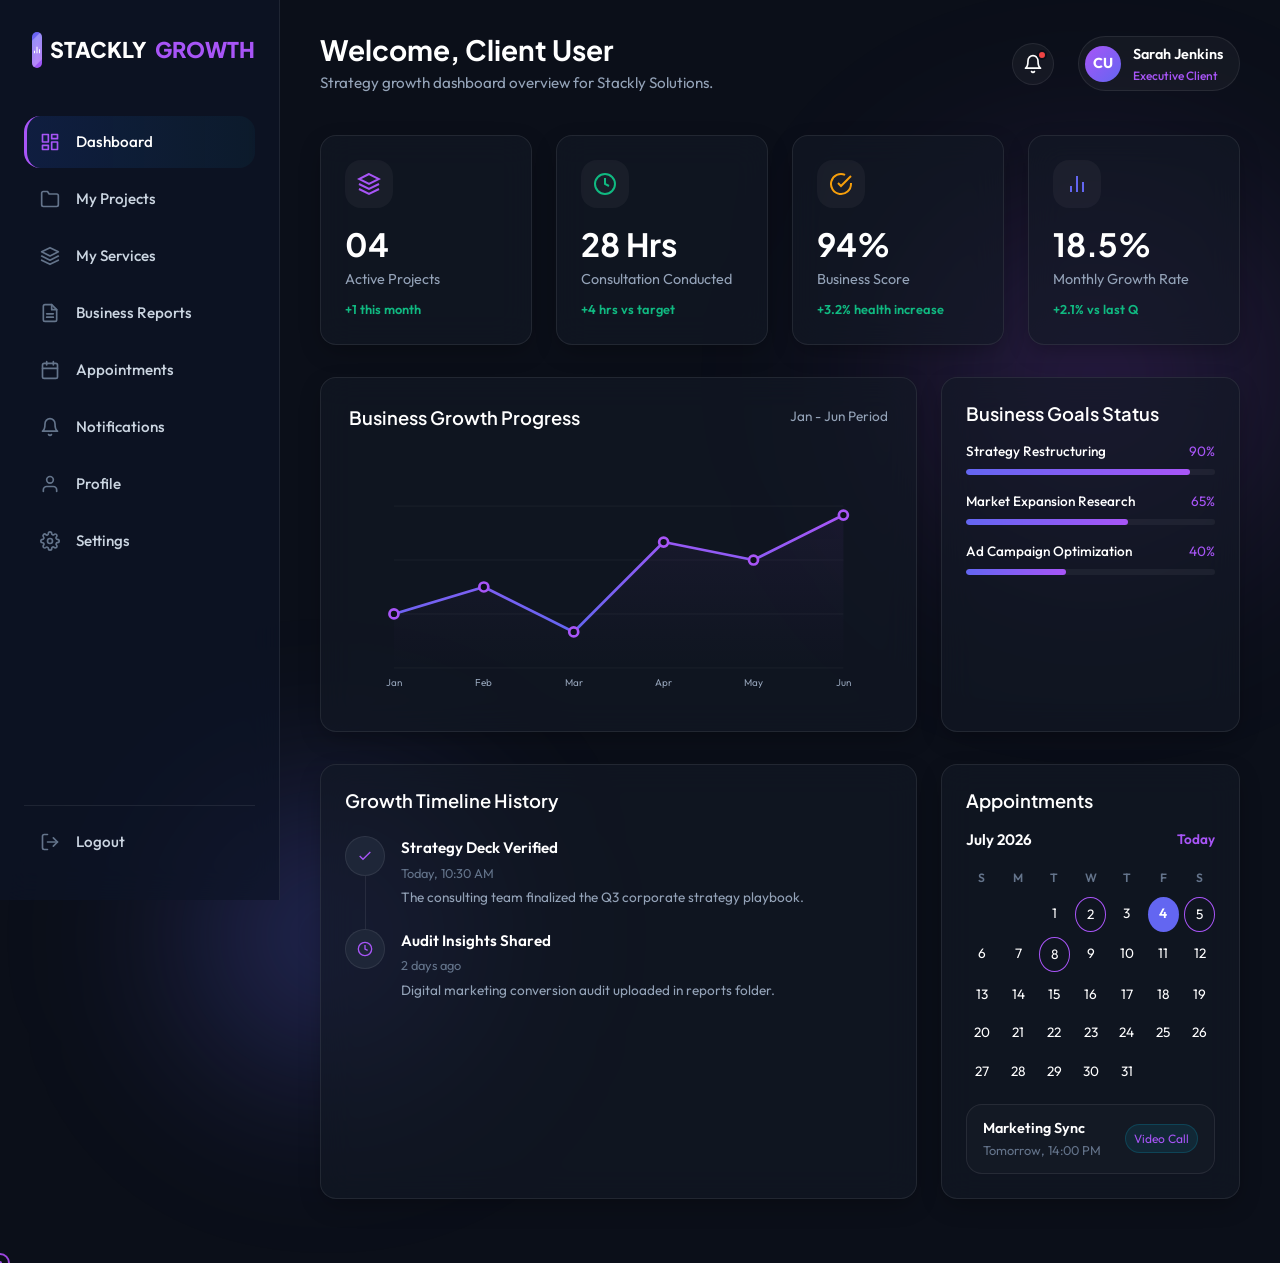
<file: dashboard-user.html>
<!DOCTYPE html>
<html lang="en">
<head>
  <meta charset="UTF-8">
  <meta name="viewport" content="width=device-width, initial-scale=1.0">
  <title>User Dashboard - Stackly Growth</title>
  
  <!-- Stylesheets -->
  <link rel="stylesheet" href="css/variables.css">
  <link rel="stylesheet" href="css/main.css">
  <link rel="stylesheet" href="css/dashboards.css">
  <style>
    .dashboard-tab-content {
      animation: fadeIn 0.4s ease-out;
    }
    @keyframes fadeIn {
      from { opacity: 0; transform: translateY(10px); }
      to { opacity: 1; transform: translateY(0); }
    }
    .detail-list {
      display: flex;
      flex-direction: column;
      gap: 1rem;
      margin-top: 1rem;
    }
    .detail-item {
      padding: 1.25rem;
      border-radius: var(--radius-md);
      background: rgba(255, 255, 255, 0.02);
      border: 1px solid rgba(255, 255, 255, 0.05);
    }
    .detail-header {
      display: flex;
      justify-content: space-between;
      align-items: center;
      margin-bottom: 0.75rem;
    }
    .detail-title {
      font-weight: 600;
      color: #fff;
    }
    .subtext {
      font-size: 0.8rem;
      color: var(--text-gray);
    }
    .milestone-tags {
      display: flex;
      flex-wrap: wrap;
      gap: 0.5rem;
      margin-top: 0.75rem;
    }
    .milestone-tag {
      font-size: 0.75rem;
      padding: 0.2rem 0.5rem;
      border-radius: 4px;
      background: rgba(255, 255, 255, 0.05);
      color: var(--text-gray-light);
    }
    .milestone-tag.done {
      background: rgba(16, 185, 129, 0.1);
      color: var(--emerald);
    }
  </style>
</head>
<body>

  <!-- Preloader -->
  <div class="preloader" id="preloader">
    <div class="loader-spinner"></div>
    <div class="loader-text">STACKLY GROWTH</div>
  </div>

  <div class="dashboard-layout">
    <!-- Left Sidebar -->
    <aside class="sidebar">
      <a href="index.html" class="sidebar-logo">
        <div class="logo-icon">
          <svg xmlns="http://www.w3.org/2000/svg" width="18" height="18" viewBox="0 0 24 24" fill="none" stroke="currentColor" stroke-width="2.5">
            <line x1="18" y1="20" x2="18" y2="10"></line>
            <line x1="12" y1="20" x2="12" y2="4"></line>
            <line x1="6" y1="20" x2="6" y2="14"></line>
          </svg>
        </div>
        STACKLY<span>GROWTH</span>
      </a>
      
      <nav class="sidebar-menu">
        <a href="#" class="sidebar-item active">
          <svg xmlns="http://www.w3.org/2000/svg" width="20" height="20" viewBox="0 0 24 24" fill="none" stroke="currentColor" stroke-width="2" stroke-linecap="round" stroke-linejoin="round">
            <rect x="3" y="3" width="7" height="9"></rect>
            <rect x="14" y="3" width="7" height="5"></rect>
            <rect x="14" y="12" width="7" height="9"></rect>
            <rect x="3" y="16" width="7" height="5"></rect>
          </svg>
          Dashboard
        </a>
        <a href="#" class="sidebar-item">
          <svg xmlns="http://www.w3.org/2000/svg" width="20" height="20" viewBox="0 0 24 24" fill="none" stroke="currentColor" stroke-width="2" stroke-linecap="round" stroke-linejoin="round">
            <path d="M22 19a2 2 0 0 1-2 2H4a2 2 0 0 1-2-2V5a2 2 0 0 1 2-2h5l2 3h9a2 2 0 0 1 2 2z"></path>
          </svg>
          My Projects
        </a>
        <a href="#" class="sidebar-item">
          <svg xmlns="http://www.w3.org/2000/svg" width="20" height="20" viewBox="0 0 24 24" fill="none" stroke="currentColor" stroke-width="2" stroke-linecap="round" stroke-linejoin="round">
            <polygon points="12 2 2 7 12 12 22 7 12 2"></polygon>
            <polyline points="2 17 12 22 22 17"></polyline>
            <polyline points="2 12 12 17 22 12"></polyline>
          </svg>
          My Services
        </a>
        <a href="#" class="sidebar-item">
          <svg xmlns="http://www.w3.org/2000/svg" width="20" height="20" viewBox="0 0 24 24" fill="none" stroke="currentColor" stroke-width="2" stroke-linecap="round" stroke-linejoin="round">
            <path d="M14 2H6a2 2 0 0 0-2 2v16a2 2 0 0 0 2 2h12a2 2 0 0 0 2-2V8z"></path>
            <polyline points="14 2 14 8 20 8"></polyline>
            <line x1="16" y1="13" x2="8" y2="13"></line>
            <line x1="16" y1="17" x2="8" y2="17"></line>
          </svg>
          Business Reports
        </a>
        <a href="#" class="sidebar-item">
          <svg xmlns="http://www.w3.org/2000/svg" width="20" height="20" viewBox="0 0 24 24" fill="none" stroke="currentColor" stroke-width="2" stroke-linecap="round" stroke-linejoin="round">
            <rect x="3" y="4" width="18" height="18" rx="2" ry="2"></rect>
            <line x1="16" y1="2" x2="16" y2="6"></line>
            <line x1="8" y1="2" x2="8" y2="6"></line>
            <line x1="3" y1="10" x2="21" y2="10"></line>
          </svg>
          Appointments
        </a>
        <a href="#" class="sidebar-item">
          <svg xmlns="http://www.w3.org/2000/svg" width="20" height="20" viewBox="0 0 24 24" fill="none" stroke="currentColor" stroke-width="2" stroke-linecap="round" stroke-linejoin="round">
            <path d="M18 8A6 6 0 0 0 6 8c0 7-3 9-3 9h18s-3-2-3-9"></path>
            <path d="M13.73 21a2 2 0 0 1-3.46 0"></path>
          </svg>
          Notifications
        </a>
        <a href="#" class="sidebar-item">
          <svg xmlns="http://www.w3.org/2000/svg" width="20" height="20" viewBox="0 0 24 24" fill="none" stroke="currentColor" stroke-width="2" stroke-linecap="round" stroke-linejoin="round">
            <path d="M20 21v-2a4 4 0 0 0-4-4H8a4 4 0 0 0-4 4v2"></path>
            <circle cx="12" cy="7" r="4"></circle>
          </svg>
          Profile
        </a>
        <a href="#" class="sidebar-item">
          <svg xmlns="http://www.w3.org/2000/svg" width="20" height="20" viewBox="0 0 24 24" fill="none" stroke="currentColor" stroke-width="2" stroke-linecap="round" stroke-linejoin="round">
            <circle cx="12" cy="12" r="3"></circle>
            <path d="M19.4 15a1.65 1.65 0 0 0 .33 1.82l.06.06a2 2 0 1 1-2.83 2.83l-.06-.06a1.65 1.65 0 0 0-1.82-.33 1.65 1.65 0 0 0-1 1.51V21a2 2 0 0 1-2 2 2 2 0 0 1-2-2v-.09A1.65 1.65 0 0 0 9 19.4a1.65 1.65 0 0 0-1.82.33l-.06.06a2 2 0 1 1-2.83-2.83l.06-.06a1.65 1.65 0 0 0 .33-1.82 1.65 1.65 0 0 0-1.51-1H3a2 2 0 0 1-2-2 2 2 0 0 1 2-2h.09A1.65 1.65 0 0 0 4.6 9a1.65 1.65 0 0 0-.33-1.82l-.06-.06a2 2 0 1 1 2.83-2.83l.06.06a1.65 1.65 0 0 0 1.82.33H9a1.65 1.65 0 0 0 1-1.51V3a2 2 0 0 1 2-2 2 2 0 0 1 2 2v.09a1.65 1.65 0 0 0 1 1.51 1.65 1.65 0 0 0 1.82-.33l.06-.06a2 2 0 1 1 2.83 2.83l-.06.06a1.65 1.65 0 0 0-.33 1.82V9a1.65 1.65 0 0 0 1.51 1H21a2 2 0 0 1 2 2 2 2 0 0 1-2 2h-.09a1.65 1.65 0 0 0-1.51 1z"></path>
          </svg>
          Settings
        </a>
        <a href="login.html" class="sidebar-item logout">
          <svg xmlns="http://www.w3.org/2000/svg" width="20" height="20" viewBox="0 0 24 24" fill="none" stroke="currentColor" stroke-width="2" stroke-linecap="round" stroke-linejoin="round">
            <path d="M9 21H5a2 2 0 0 1-2-2V5a2 2 0 0 1 2-2h4"></path>
            <polyline points="16 17 21 12 16 7"></polyline>
            <line x1="21" y1="12" x2="9" y2="12"></line>
          </svg>
          Logout
        </a>
      </nav>
    </aside>

    <!-- Main Content Panel -->
    <main class="main-content">
      <!-- Top Header -->
      <div class="topbar">
        <button class="sidebar-toggle" aria-label="Toggle Navigation Sidebar">
          <svg xmlns="http://www.w3.org/2000/svg" width="24" height="24" viewBox="0 0 24 24" fill="none" stroke="currentColor" stroke-width="2" stroke-linecap="round" stroke-linejoin="round">
            <line x1="3" y1="12" x2="21" y2="12"></line>
            <line x1="3" y1="6" x2="21" y2="6"></line>
            <line x1="3" y1="18" x2="21" y2="18"></line>
          </svg>
        </button>
        <div class="welcome-info">
          <h1>Welcome, Client User</h1>
          <p>Strategy growth dashboard overview for Stackly Solutions.</p>
        </div>
        <div class="topbar-actions">
          <div class="notification-bell">
            <svg xmlns="http://www.w3.org/2000/svg" width="20" height="20" viewBox="0 0 24 24" fill="none" stroke="currentColor" stroke-width="2" stroke-linecap="round" stroke-linejoin="round">
              <path d="M18 8A6 6 0 0 0 6 8c0 7-3 9-3 9h18s-3-2-3-9"></path>
              <path d="M13.73 21a2 2 0 0 1-3.46 0"></path>
            </svg>
            <span class="bell-badge"></span>
          </div>
          <div class="profile-card-mini">
            <div class="avatar">CU</div>
            <div class="profile-info-mini">
              <span class="profile-name">Sarah Jenkins</span>
              <span class="profile-role">Executive Client</span>
            </div>
          </div>
        </div>
      </div>

      <!-- ==========================================
           TAB 1: Dashboard Overview (Default)
           ========================================== -->
      <div id="tab-dashboard" class="dashboard-tab-content">
        <!-- KPI Summary Row -->
        <div class="kpi-grid">
          <div class="kpi-card glass-panel reveal-up">
            <div class="kpi-icon">
              <svg xmlns="http://www.w3.org/2000/svg" width="24" height="24" viewBox="0 0 24 24" fill="none" stroke="currentColor" stroke-width="2">
                <polygon points="12 2 2 7 12 12 22 7 12 2"></polygon>
                <polyline points="2 17 12 22 22 17"></polyline>
                <polyline points="2 12 12 17 22 12"></polyline>
              </svg>
            </div>
            <div class="kpi-value">04</div>
            <div class="kpi-label">Active Projects</div>
            <div class="kpi-trend trend-up">+1 this month</div>
          </div>
          <div class="kpi-card glass-panel reveal-up" style="animation-delay: 0.1s;">
            <div class="kpi-icon">
              <svg xmlns="http://www.w3.org/2000/svg" width="24" height="24" viewBox="0 0 24 24" fill="none" stroke="currentColor" stroke-width="2">
                <circle cx="12" cy="12" r="10"></circle>
                <polyline points="12 6 12 12 16 14"></polyline>
              </svg>
            </div>
            <div class="kpi-value">28 Hrs</div>
            <div class="kpi-label">Consultation Conducted</div>
            <div class="kpi-trend trend-up">+4 hrs vs target</div>
          </div>
          <div class="kpi-card glass-panel reveal-up" style="animation-delay: 0.2s;">
            <div class="kpi-icon">
              <svg xmlns="http://www.w3.org/2000/svg" width="24" height="24" viewBox="0 0 24 24" fill="none" stroke="currentColor" stroke-width="2">
                <path d="M22 11.08V12a10 10 0 1 1-5.93-9.14"></path>
                <polyline points="22 4 12 14.01 9 11.01"></polyline>
              </svg>
            </div>
            <div class="kpi-value">94%</div>
            <div class="kpi-label">Business Score</div>
            <div class="kpi-trend trend-up">+3.2% health increase</div>
          </div>
          <div class="kpi-card glass-panel reveal-up" style="animation-delay: 0.3s;">
            <div class="kpi-icon">
              <svg xmlns="http://www.w3.org/2000/svg" width="24" height="24" viewBox="0 0 24 24" fill="none" stroke="currentColor" stroke-width="2">
                <line x1="18" y1="20" x2="18" y2="10"></line>
                <line x1="12" y1="20" x2="12" y2="4"></line>
                <line x1="6" y1="20" x2="6" y2="14"></line>
              </svg>
            </div>
            <div class="kpi-value">18.5%</div>
            <div class="kpi-label">Monthly Growth Rate</div>
            <div class="kpi-trend trend-up">+2.1% vs last Q</div>
          </div>
        </div>

        <!-- Charts & Tracker Row -->
        <div class="analytics-grid">
          <div class="chart-card glass-panel">
            <div class="card-header-flex">
              <h2 class="card-title">Business Growth Progress</h2>
              <div style="font-size: 0.85rem; color: var(--text-gray);">Jan - Jun Period</div>
            </div>
            <div class="chart-container">
              <svg class="svg-chart" viewBox="0 0 600 260">
                <defs>
                  <linearGradient id="chart-gradient" x1="0" y1="0" x2="0" y2="1">
                    <stop offset="0%" stop-color="var(--cyan)"></stop>
                    <stop offset="100%" stop-color="var(--primary)"></stop>
                  </linearGradient>
                  <linearGradient id="area-gradient" x1="0" y1="0" x2="0" y2="1">
                    <stop offset="0%" stop-color="var(--cyan)" stop-opacity="0.4"></stop>
                    <stop offset="100%" stop-color="var(--cyan)" stop-opacity="0.0"></stop>
                  </linearGradient>
                </defs>
                <line x1="50" y1="50" x2="550" y2="50" class="chart-grid-line"></line>
                <line x1="50" y1="110" x2="550" y2="110" class="chart-grid-line"></line>
                <line x1="50" y1="170" x2="550" y2="170" class="chart-grid-line"></line>
                <line x1="50" y1="230" x2="550" y2="230" class="chart-grid-line"></line>
                <text x="50" y="250" fill="var(--text-gray)" font-size="11" text-anchor="middle">Jan</text>
                <text x="150" y="250" fill="var(--text-gray)" font-size="11" text-anchor="middle">Feb</text>
                <text x="250" y="250" fill="var(--text-gray)" font-size="11" text-anchor="middle">Mar</text>
                <text x="350" y="250" fill="var(--text-gray)" font-size="11" text-anchor="middle">Apr</text>
                <text x="450" y="250" fill="var(--text-gray)" font-size="11" text-anchor="middle">May</text>
                <text x="550" y="250" fill="var(--text-gray)" font-size="11" text-anchor="middle">Jun</text>
                <path d="M 50 230 L 50 170 L 150 140 L 250 190 L 350 90 L 450 110 L 550 60 L 550 230 Z" class="chart-area"></path>
                <path d="M 50 170 L 150 140 L 250 190 L 350 90 L 450 110 L 550 60" class="chart-line"></path>
                <circle cx="50" cy="170" r="5" class="chart-point" data-value="12K" data-month="Jan"></circle>
                <circle cx="150" cy="140" r="5" class="chart-point" data-value="15K" data-month="Feb"></circle>
                <circle cx="250" cy="190" r="5" class="chart-point" data-value="10K" data-month="Mar"></circle>
                <circle cx="350" cy="90" r="5" class="chart-point" data-value="24K" data-month="Apr"></circle>
                <circle cx="450" cy="110" r="5" class="chart-point" data-value="21K" data-month="May"></circle>
                <circle cx="550" cy="60" r="5" class="chart-point" data-value="30K" data-month="Jun"></circle>
              </svg>
            </div>
          </div>
          <div class="widget-card glass-panel">
            <h2 class="card-title">Business Goals Status</h2>
            <div class="goals-list">
              <div class="goal-item">
                <div class="goal-meta">
                  <span class="goal-name">Strategy Restructuring</span>
                  <span class="goal-progress">90%</span>
                </div>
                <div class="progress-bar-bg"><div class="progress-bar-fill" style="width: 90%;"></div></div>
              </div>
              <div class="goal-item">
                <div class="goal-meta">
                  <span class="goal-name">Market Expansion Research</span>
                  <span class="goal-progress">65%</span>
                </div>
                <div class="progress-bar-bg"><div class="progress-bar-fill" style="width: 65%;"></div></div>
              </div>
              <div class="goal-item">
                <div class="goal-meta">
                  <span class="goal-name">Ad Campaign Optimization</span>
                  <span class="goal-progress">40%</span>
                </div>
                <div class="progress-bar-bg"><div class="progress-bar-fill" style="width: 40%;"></div></div>
              </div>
            </div>
          </div>
        </div>

        <!-- Schedule & Timeline Section Grid -->
        <div class="analytics-grid">
          <div class="widget-card glass-panel">
            <h2 class="card-title" style="margin-bottom: 1.5rem;">Growth Timeline History</h2>
            <div class="timeline-list">
              <div class="timeline-item">
                <div class="timeline-marker">
                  <svg xmlns="http://www.w3.org/2000/svg" width="16" height="16" viewBox="0 0 24 24" fill="none" stroke="currentColor" stroke-width="2"><polyline points="20 6 9 17 4 12"></polyline></svg>
                </div>
                <div class="timeline-content">
                  <div class="timeline-title">Strategy Deck Verified</div>
                  <div class="timeline-time">Today, 10:30 AM</div>
                  <div class="timeline-desc">The consulting team finalized the Q3 corporate strategy playbook.</div>
                </div>
              </div>
              <div class="timeline-item">
                <div class="timeline-marker">
                  <svg xmlns="http://www.w3.org/2000/svg" width="16" height="16" viewBox="0 0 24 24" fill="none" stroke="currentColor" stroke-width="2"><circle cx="12" cy="12" r="10"></circle><polyline points="12 6 12 12 16 14"></polyline></svg>
                </div>
                <div class="timeline-content">
                  <div class="timeline-title">Audit Insights Shared</div>
                  <div class="timeline-time">2 days ago</div>
                  <div class="timeline-desc">Digital marketing conversion audit uploaded in reports folder.</div>
                </div>
              </div>
            </div>
          </div>
          <div class="widget-card glass-panel">
            <h2 class="card-title">Appointments</h2>
            <div class="calendar-widget">
              <div class="calendar-header">
                <span id="calendar-month-name">July 2026</span>
                <span style="font-size: 0.85rem; color: var(--cyan);">Today</span>
              </div>
              <div class="calendar-grid"></div>
            </div>
            <div class="meetings-list">
              <div class="meeting-item">
                <div class="meeting-details">
                  <span class="meeting-name">Marketing Sync</span>
                  <span class="meeting-time">Tomorrow, 14:00 PM</span>
                </div>
                <span class="meeting-badge">Video Call</span>
              </div>
            </div>
          </div>
        </div>
      </div>

      <!-- ==========================================
           TAB 2: My Projects
           ========================================== -->
      <div id="tab-my-projects" class="dashboard-tab-content" style="display: none;">
        <div class="table-card glass-panel">
          <div class="card-header-flex">
            <h2 class="card-title">Your Active Growth Projects</h2>
          </div>
          
          <div class="detail-list">
            <!-- Project 1 -->
            <div class="detail-item">
              <div class="detail-header">
                <span class="detail-title">Outbound Lead Pipeline Setup</span>
                <span class="status-badge status-progress">In Progress (75%)</span>
              </div>
              <p class="subtext">Objective: Build automated outbound B2B messaging campaign templates targeting tech enterprises.</p>
              <div class="milestone-tags">
                <span class="milestone-tag done">✓ Target list scraped</span>
                <span class="milestone-tag done">✓ Email copy written</span>
                <span class="milestone-tag done">✓ Warm-up sequences active</span>
                <span class="milestone-tag">Launch campaign</span>
              </div>
              <div style="margin-top: 1rem; font-size: 0.8rem; color: var(--text-gray-light);">
                <strong>Project Manager:</strong> Sarah Jenkins &bull; <strong>Budget Status:</strong> Approved &bull; <strong>SLA Priority:</strong> High
              </div>
            </div>

            <!-- Project 2 -->
            <div class="detail-item">
              <div class="detail-header">
                <span class="detail-title">LTV/Churn Analytics Dashboard</span>
                <span class="status-badge status-completed">Completed</span>
              </div>
              <p class="subtext">Objective: Establish telemetry monitoring panels to optimize SaaS revenue churn levels below 1.5% monthly.</p>
              <div class="milestone-tags">
                <span class="milestone-tag done">✓ Segment audit</span>
                <span class="milestone-tag done">✓ Retention math verified</span>
                <span class="milestone-tag done">✓ Dashboard delivery</span>
              </div>
              <div style="margin-top: 1rem; font-size: 0.8rem; color: var(--text-gray-light);">
                <strong>Project Manager:</strong> Marcus Vance &bull; <strong>Completion Date:</strong> June 30, 2026 &bull; <strong>Satisfaction Score:</strong> 10/10
              </div>
            </div>

            <!-- Project 3 -->
            <div class="detail-item">
              <div class="detail-header">
                <span class="detail-title">Q3 Pitch Deck Compilation</span>
                <span class="status-badge status-pending">Pending Kickoff</span>
              </div>
              <p class="subtext">Objective: Design a premium 15-slide investment deck for $5M Series Seed venture funding rounds.</p>
              <div class="milestone-tags">
                <span class="milestone-tag">Financial model formulas</span>
                <span class="milestone-tag">Competitor grid analysis</span>
                <span class="milestone-tag">Slide visual styling</span>
              </div>
              <div style="margin-top: 1rem; font-size: 0.8rem; color: var(--text-gray-light);">
                <strong>Project Manager:</strong> David Kross &bull; <strong>Tentative Start:</strong> July 25, 2026 &bull; <strong>Estimated Duration:</strong> 3 weeks
              </div>
            </div>
          </div>
        </div>
      </div>

      <!-- ==========================================
           TAB 3: My Services
           ========================================== -->
      <div id="tab-my-services" class="dashboard-tab-content" style="display: none;">
        <div class="table-card glass-panel">
          <h2 class="card-title" style="margin-bottom: 1.5rem;">Subscribed Advisory Services</h2>
          
          <div class="detail-list">
            <!-- Service 1 -->
            <div class="detail-item" style="border-left: 3px solid var(--cyan);">
              <div class="detail-header">
                <span class="detail-title" style="font-size: 1.1rem; color: var(--cyan);">SaaS Tech Strategy Framework</span>
                <span class="status-badge status-completed">Active Subscription</span>
              </div>
              <p class="subtext" style="margin-top: 0.25rem;">Weekly executive coaching calls, monthly overhead audits, and operational scaling check-ins.</p>
              <div style="margin-top: 1rem; font-size: 0.8rem; line-height: 1.5; color: var(--text-gray-light);">
                <strong>Primary Advisor:</strong> Marcus Vance &bull; <strong>Next Coaching Call:</strong> July 15, 2026 &bull; <strong>Hours Logged:</strong> 18 of 24 Hrs
              </div>
            </div>

            <!-- Service 2 -->
            <div class="detail-item" style="border-left: 3px solid var(--primary);">
              <div class="detail-header">
                <span class="detail-title" style="font-size: 1.1rem; color: var(--cyan);">Digital Automations & Webhooks Config</span>
                <span class="status-badge status-completed">Active Subscription</span>
              </div>
              <p class="subtext" style="margin-top: 0.25rem;">Optimization of CRM data funnels, email marketing sequences, and custom API webhooks.</p>
              <div style="margin-top: 1rem; font-size: 0.8rem; line-height: 1.5; color: var(--text-gray-light);">
                <strong>Primary Advisor:</strong> Sarah Jenkins &bull; <strong>Active Sync Channels:</strong> HubSpot, Segment, Zapier &bull; <strong>Hours Logged:</strong> 10 of 12 Hrs
              </div>
            </div>
          </div>

          <h2 class="card-title" style="margin-top: 3rem; margin-bottom: 1.5rem;">Available Catalog Upgrades</h2>
          <div class="kpi-grid">
            <div class="kpi-card glass-panel" style="padding: 1.5rem; text-align: left;">
              <h4 style="font-size: 1rem; color: #fff; margin-bottom: 0.5rem;">Series Seed Valuation Audit</h4>
              <p style="font-size: 0.8rem; color: var(--text-gray); margin-bottom: 1.5rem;">Audit cap tables, build discount cash flows models, and prepare valuation formulas for investors.</p>
              <button class="btn btn-secondary" onclick="alert('Inquiry sent! Marcus Vance will connect soon.');" style="padding: 0.4rem 0.8rem; font-size: 0.8rem;">Request Strategy</button>
            </div>
            <div class="kpi-card glass-panel" style="padding: 1.5rem; text-align: left;">
              <h4 style="font-size: 1rem; color: #fff; margin-bottom: 0.5rem;">Conversion Funnel Redesign</h4>
              <p style="font-size: 0.8rem; color: var(--text-gray); margin-bottom: 1.5rem;">Full audit on digital landing pages, layout changes, CTA button placements, and copy optimization.</p>
              <button class="btn btn-secondary" onclick="alert('Inquiry sent! Sarah Jenkins will connect soon.');" style="padding: 0.4rem 0.8rem; font-size: 0.8rem;">Request Audit</button>
            </div>
            <div class="kpi-card glass-panel" style="padding: 1.5rem; text-align: left;">
              <h4 style="font-size: 1rem; color: #fff; margin-bottom: 0.5rem;">B2B Outbound Lead Engine</h4>
              <p style="font-size: 0.8rem; color: var(--text-gray); margin-bottom: 1.5rem;">Deploy automated cold email messaging systems, scrape custom enterprise directories, and warm up outreach sub-domains.</p>
              <button class="btn btn-secondary" onclick="alert('Inquiry sent! Sarah Jenkins will connect soon.');" style="padding: 0.4rem 0.8rem; font-size: 0.8rem;">Request Outbound Setup</button>
            </div>
            <div class="kpi-card glass-panel" style="padding: 1.5rem; text-align: left;">
              <h4 style="font-size: 1rem; color: #fff; margin-bottom: 0.5rem;">Enterprise Webhook Automations</h4>
              <p style="font-size: 0.8rem; color: var(--text-gray); margin-bottom: 1.5rem;">Connect API endpoints, configure webhook parameters, sync HubSpot databases, and automate billing triggers.</p>
              <button class="btn btn-secondary" onclick="alert('Inquiry sent! Marcus Vance will connect soon.');" style="padding: 0.4rem 0.8rem; font-size: 0.8rem;">Request API Setup</button>
            </div>
          </div>
        </div>
      </div>

      <!-- ==========================================
           TAB 4: Business Reports
           ========================================== -->
      <div id="tab-business-reports" class="dashboard-tab-content" style="display: none;">
        <div class="table-card glass-panel">
          <h2 class="card-title" style="margin-bottom: 1.5rem;">Downloadable Strategic Frameworks</h2>
          <div class="table-responsive">
            <table class="dashboard-table">
              <thead>
                <tr>
                  <th>Report Title</th>
                  <th>Category</th>
                  <th>Published Date</th>
                  <th>File Details</th>
                  <th>Actions</th>
                </tr>
              </thead>
              <tbody>
                <tr>
                  <td>Q2 Market Restructuring Audit</td>
                  <td>Strategy Playbook</td>
                  <td>June 15, 2026</td>
                  <td class="subtext">PDF / 4.2 MB / Compiled by Marcus Vance</td>
                  <td><a href="404.html" style="color:var(--cyan); font-weight:600;">Download Document</a></td>
                </tr>
                <tr>
                  <td>CAC Funnel Audit Review</td>
                  <td>Marketing Diagnostics</td>
                  <td>June 08, 2026</td>
                  <td class="subtext">PDF / 2.8 MB / Compiled by Sarah Jenkins</td>
                  <td><a href="404.html" style="color:var(--cyan); font-weight:600;">Download Document</a></td>
                </tr>
                <tr>
                  <td>Q1 Operational Budget Analysis</td>
                  <td>Financial Model</td>
                  <td>May 20, 2026</td>
                  <td class="subtext">XLSX / 1.4 MB / Compiled by David Kross</td>
                  <td><a href="404.html" style="color:var(--cyan); font-weight:600;">Download Spreadsheet</a></td>
                </tr>
              </tbody>
            </table>
          </div>
        </div>
      </div>

      <!-- ==========================================
           TAB 5: Appointments
           ========================================== -->
      <div id="tab-appointments" class="dashboard-tab-content" style="display: none;">
        <div class="analytics-grid">
          <!-- Request appointment -->
          <div class="widget-card glass-panel">
            <h2 class="card-title" style="margin-bottom: 1.5rem;">Schedule Advisory Consultation</h2>
            <form onsubmit="event.preventDefault(); alert('Session requested! Our administrative assistant will email Zoom slot matches in 2 hrs.'); this.reset();" style="display:grid; gap:1.25rem;">
              <div class="form-group">
                <label class="form-label">Advisory Consultant</label>
                <div class="select-wrapper" style="margin-top: 0.5rem;">
                  <select class="form-input" style="padding-left:1rem; width:100%; border:1px solid rgba(255,255,255,0.08); background: var(--bg-navy-light); color:#fff; height: 40px; border-radius: var(--radius-md);">
                    <option>Marcus Vance (Strategic Transformation &amp; Cap tables)</option>
                    <option>Sarah Jenkins (Digital Automations &amp; Funnels)</option>
                    <option>David Kross (Venture Capital &amp; Pitching)</option>
                  </select>
                </div>
              </div>
              
              <div class="form-group-flex">
                <div class="form-group" style="flex:1;">
                  <label class="form-label">Target Date</label>
                  <input type="date" class="form-input" style="padding-left:1rem; width:100%; border:1px solid rgba(255,255,255,0.08); background: var(--bg-navy-light); color:#fff; height: 40px; border-radius: var(--radius-md); margin-top: 0.5rem;" required>
                </div>
                <div class="form-group" style="flex:1;">
                  <label class="form-label">Target Slot</label>
                  <input type="time" class="form-input" style="padding-left:1rem; width:100%; border:1px solid rgba(255,255,255,0.08); background: var(--bg-navy-light); color:#fff; height: 40px; border-radius: var(--radius-md); margin-top: 0.5rem;" required>
                </div>
              </div>

              <div class="form-group">
                <label class="form-label">Core Session Objectives</label>
                <textarea class="form-input" placeholder="e.g. Audit Q3 marketing goals, review cap table formulas" rows="3" style="padding:1rem; border:1px solid rgba(255,255,255,0.08); background: var(--bg-navy-light); color:#fff; border-radius: var(--radius-md); margin-top: 0.5rem; resize: none;" required></textarea>
              </div>

              <button type="submit" class="btn btn-primary" style="justify-content:center;">Book Video Consultation</button>
            </form>
          </div>

          <!-- Active meetings logs -->
          <div class="widget-card glass-panel">
            <h2 class="card-title" style="margin-bottom: 1.5rem;">Advisory Calendar Agenda</h2>
            
            <div class="timeline-list">
              <!-- Meeting 1 -->
              <div class="timeline-item">
                <div class="timeline-marker" style="background: var(--cyan);">★</div>
                <div class="timeline-content">
                  <div class="timeline-title" style="color: #fff; font-weight:600;">Q3 Strategy Kickoff Session</div>
                  <div class="subtext">Tomorrow, 10:00 AM &bull; Video Consultation</div>
                  <p class="subtext" style="margin-top:0.25rem;">Meeting with Marcus Vance to define target growth velocities and project owners.</p>
                  <div style="margin-top:0.5rem;"><a href="404.html" style="font-size:0.75rem; color:var(--cyan); font-weight:600;">Join Zoom Session</a></div>
                </div>
              </div>

              <!-- Meeting 2 -->
              <div class="timeline-item">
                <div class="timeline-marker">✓</div>
                <div class="timeline-content">
                  <div class="timeline-title">Funnel Optimization Audit</div>
                  <div class="subtext">June 28, 2026 &bull; Completed Session</div>
                  <p class="subtext" style="margin-top:0.25rem;">Sarah Jenkins reviewed HubSpot CRM workflows and set email warm-up baselines.</p>
                  <div style="margin-top:0.5rem;"><a href="404.html" style="font-size:0.75rem; color:var(--cyan);">View Session Summary Note</a></div>
                </div>
              </div>
            </div>
          </div>
        </div>
      </div>

      <!-- ==========================================
           TAB 6: Notifications
           ========================================== -->
      <div id="tab-notifications" class="dashboard-tab-content" style="display: none;">
        <div class="widget-card glass-panel">
          <div class="card-header-flex" style="margin-bottom: 1.5rem;">
            <h2 class="card-title">System Activity Inbox</h2>
            <button class="btn btn-secondary" onclick="alert('All notifications marked as read.');" style="font-size:0.75rem; padding: 0.25rem 0.5rem;">Mark All Read</button>
          </div>
          
          <div class="detail-list">
            <!-- Notification 1 -->
            <div class="detail-item" style="border-left: 2px solid var(--cyan);">
              <div class="detail-header" style="margin-bottom: 0.25rem;">
                <span style="font-weight:600; color:#fff; font-size:0.9rem;">Strategy Deck Uploaded</span>
                <span class="subtext">Today, 10:30 AM</span>
              </div>
              <p class="subtext">Marcus Vance uploaded the Q3 Strategic Expansion Playbook to your business reports directory.</p>
            </div>

            <!-- Notification 2 -->
            <div class="detail-item" style="border-left: 2px solid var(--emerald);">
              <div class="detail-header" style="margin-bottom: 0.25rem;">
                <span style="font-weight:600; color:#fff; font-size:0.9rem;">Monthly Invoice Processed</span>
                <span class="subtext">July 10, 2026</span>
              </div>
              <p class="subtext">Transaction code STK-990-2026 cleared successfully. Receipt generated in system settings.</p>
            </div>

            <!-- Notification 3 -->
            <div class="detail-item" style="border-left: 2px solid var(--gold);">
              <div class="detail-header" style="margin-bottom: 0.25rem;">
                <span style="font-weight:600; color:#fff; font-size:0.9rem;">Milestone Deadline Approaching</span>
                <span class="subtext">July 08, 2026</span>
              </div>
              <p class="subtext">Reminder: The lead pipeline target lists validation must be approved by July 16.</p>
            </div>
          </div>
        </div>
      </div>

      <!-- ==========================================
           TAB 7: Profile
           ========================================== -->
      <div id="tab-profile" class="dashboard-tab-content" style="display: none;">
        <div class="widget-card glass-panel" style="max-width: 600px;">
          <h2 class="card-title" style="margin-bottom: 1.5rem;">Corporate Client Profile</h2>
          
          <form onsubmit="event.preventDefault(); alert('Profile information saved!');" style="display:grid; gap:1.25rem;">
            <div class="form-group-flex">
              <div class="form-group" style="flex:1;">
                <label class="form-label">Contact Name</label>
                <input type="text" class="form-input" style="padding-left:1rem; width:100%; border:1px solid rgba(255,255,255,0.08); background: var(--bg-navy-light); color:#fff; height: 40px; border-radius: var(--radius-md); margin-top: 0.5rem;" value="Sarah Jenkins">
              </div>
              <div class="form-group" style="flex:1;">
                <label class="form-label">Client Organization</label>
                <input type="text" class="form-input" style="padding-left:1rem; width:100%; border:1px solid rgba(255,255,255,0.08); background: var(--bg-navy-light); color:#fff; height: 40px; border-radius: var(--radius-md); margin-top: 0.5rem;" value="Nova Retail Solutions Corp">
              </div>
            </div>

            <div class="form-group-flex">
              <div class="form-group" style="flex:1;">
                <label class="form-label">Corporate Email</label>
                <input type="email" class="form-input" style="padding-left:1rem; width:100%; border:1px solid rgba(255,255,255,0.08); background: var(--bg-navy-light); color:#fff; height: 40px; border-radius: var(--radius-md); margin-top: 0.5rem;" value="s.jenkins@nova-retail.com">
              </div>
              <div class="form-group" style="flex:1;">
                <label class="form-label">Access Token Key</label>
                <input type="text" class="form-input" style="padding-left:1rem; width:100%; border:1px solid rgba(255,255,255,0.08); background: var(--bg-navy-light); color:var(--cyan); height: 40px; border-radius: var(--radius-md); margin-top: 0.5rem; font-family:monospace;" value="STK-7729-NVA-449" readonly>
              </div>
            </div>

            <div class="form-group">
              <label class="form-label">Headquarters Location</label>
              <input type="text" class="form-input" style="padding-left:1rem; width:100%; border:1px solid rgba(255,255,255,0.08); background: var(--bg-navy-light); color:#fff; height: 40px; border-radius: var(--radius-md); margin-top: 0.5rem;" value="Canary Wharf Tower, London, UK">
            </div>

            <button type="submit" class="btn btn-primary" style="justify-content:center;">Update Contact Information</button>
          </form>
        </div>
      </div>

      <!-- ==========================================
           TAB 8: Settings
           ========================================== -->
      <div id="tab-settings" class="dashboard-tab-content" style="display: none;">
        <div class="widget-card glass-panel" style="max-width: 600px;">
          <h2 class="card-title" style="margin-bottom: 1.5rem;">Account Preferences & Notifications</h2>
          
          <div style="display:flex; flex-direction:column; gap:1.5rem;">
            <div>
              <h4 style="color:#fff; font-size:1rem; margin-bottom:0.75rem;">Email Communication Preferences</h4>
              <label class="checkbox-label" style="display:flex; align-items:center; gap:0.5rem; cursor:pointer;">
                <input type="checkbox" checked style="width:16px; height:16px;">
                <span class="subtext">Send email digests instantly on SLA milestone completions.</span>
              </label>
              <label class="checkbox-label" style="display:flex; align-items:center; gap:0.5rem; cursor:pointer; margin-top:0.5rem;">
                <input type="checkbox" checked style="width:16px; height:16px;">
                <span class="subtext">Notify me when weekly strategy PDF reviews are published.</span>
              </label>
            </div>

            <hr style="border:0; border-top: 1px solid rgba(255,255,255,0.08);">

            <div>
              <h4 style="color:#fff; font-size:1rem; margin-bottom:0.75rem;">Data Customizations Toggles</h4>
              <label class="checkbox-label" style="display:flex; align-items:center; gap:0.5rem; cursor:pointer;">
                <input type="checkbox" style="width:16px; height:16px;">
                <span class="subtext">Enable telemetry sync beta dashboards features.</span>
              </label>
            </div>

            <button class="btn btn-primary" onclick="alert('Preferences saved!');" style="justify-content:center; margin-top:1rem;">Save Preferences</button>
          </div>
        </div>
      </div>
    </main>
  </div>

  <!-- Scripts -->
  <script src="js/main.js"></script>
  <script src="js/dashboards.js"></script>
</body>
</html>
</file>
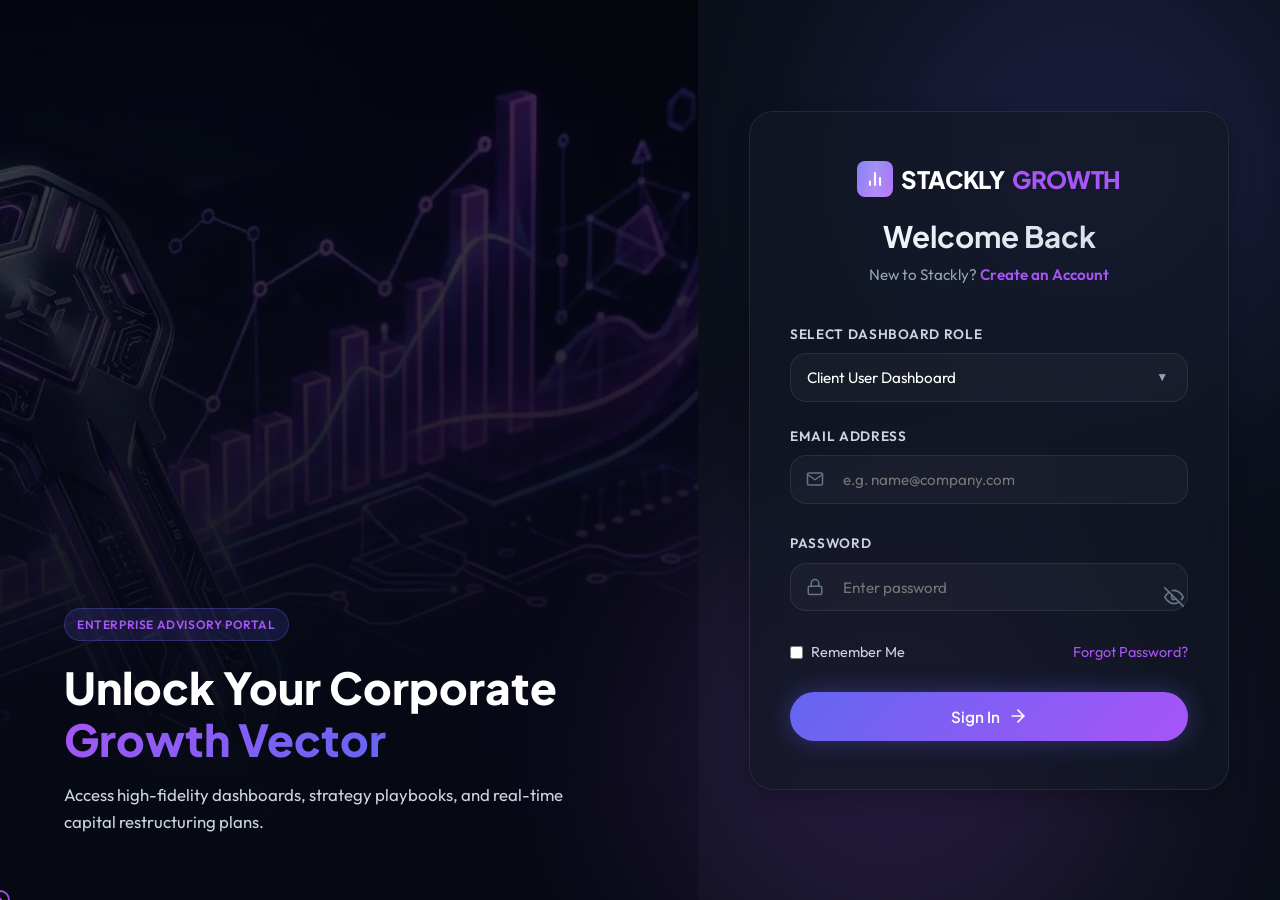
<file: login.html>
<!DOCTYPE html>
<html lang="en">
<head>
  <meta charset="UTF-8">
  <meta name="viewport" content="width=device-width, initial-scale=1.0">
  <title>Sign In - Stackly Growth</title>
  
  <!-- SEO & Meta Tags -->
  <meta name="description" content="Sign In to your Stackly Growth consulting dashboard. Manage analytics data, financial modeling, marketing metrics, and business strategy.">
  
  <!-- Stylesheets -->
  <link rel="stylesheet" href="css/variables.css">
  <link rel="stylesheet" href="css/main.css">
  <link rel="stylesheet" href="css/auth.css">
</head>
<body>

  <!-- Preloader -->
  <div class="preloader" id="preloader">
    <div class="loader-spinner"></div>
    <div class="loader-text">STACKLY GROWTH</div>
  </div>

  <div class="auth-section" style="padding: 0;">
    <!-- Split Layout Grid -->
    <div class="auth-grid-split">
      
      <!-- Left Side Visual Panel -->
      <div class="auth-visual-panel">
        <div class="auth-visual-overlay"></div>
        <img src="assets/login_illustration_11zon.webp" alt="Stackly Security" class="auth-visual-img">
        <div class="auth-visual-text">
          <span class="auth-visual-tag">Enterprise Advisory Portal</span>
          <h2>Unlock Your Corporate <span>Growth Vector</span></h2>
          <p>Access high-fidelity dashboards, strategy playbooks, and real-time capital restructuring plans.</p>
        </div>
      </div>
      
      <!-- Right Side Form Panel -->
      <div class="auth-form-panel">
        <!-- Ambient Blur Backgrounds -->
        <div class="auth-bg-shapes">
          <div class="auth-blob auth-blob-1"></div>
          <div class="auth-blob auth-blob-2"></div>
        </div>

        <div class="auth-wrapper">
          <div class="auth-card glass-panel reveal-zoom">
            <div class="auth-header">
              <a href="index.html" class="logo auth-logo" style="text-decoration: none;">
                <div class="logo-icon">
                  <svg xmlns="http://www.w3.org/2000/svg" width="20" height="20" viewBox="0 0 24 24" fill="none" stroke="currentColor" stroke-width="2.5">
                    <line x1="18" y1="20" x2="18" y2="10"></line>
                    <line x1="12" y1="20" x2="12" y2="4"></line>
                    <line x1="6" y1="20" x2="6" y2="14"></line>
                  </svg>
                </div>
                STACKLY<span>GROWTH</span>
              </a>
              <h1 class="auth-title">Welcome Back</h1>
              <p class="auth-subtitle">New to Stackly? <a href="register.html">Create an Account</a></p>
            </div>

            <form id="login-form" novalidate>
              <!-- Select Role -->
              <div class="form-group">
                <label for="login-role" class="form-label">Select Dashboard Role</label>
                <div class="select-wrapper">
                  <select id="login-role" class="form-input select-input" style="padding-left: 1rem;">
                    <option value="User">Client User Dashboard</option>
                    <option value="Admin">Consultant Admin Dashboard</option>
                  </select>
                </div>
              </div>

              <!-- Email Address -->
              <div class="form-group">
                <label for="login-email" class="form-label">Email Address</label>
                <div class="input-wrapper">
                  <svg xmlns="http://www.w3.org/2000/svg" width="18" height="18" viewBox="0 0 24 24" fill="none" stroke="currentColor" stroke-width="2" stroke-linecap="round" stroke-linejoin="round">
                    <path d="M4 4h16c1.1 0 2 .9 2 2v12c0 1.1-.9 2-2 2H4c-1.1 0-2-.9-2-2V6c0-1.1.9-2 2-2z"></path>
                    <polyline points="22,6 12,13 2,6"></polyline>
                  </svg>
                  <input type="email" id="login-email" class="form-input" placeholder="e.g. name@company.com" required>
                </div>
                <div class="error-msg" id="email-error"></div>
              </div>

              <!-- Password -->
              <div class="form-group">
                <label for="login-password" class="form-label">Password</label>
                <div class="input-wrapper">
                  <svg xmlns="http://www.w3.org/2000/svg" width="18" height="18" viewBox="0 0 24 24" fill="none" stroke="currentColor" stroke-width="2" stroke-linecap="round" stroke-linejoin="round">
                    <rect x="3" y="11" width="18" height="11" rx="2" ry="2"></rect>
                    <path d="M7 11V7a5 5 0 0 1 10 0v4"></path>
                  </svg>
                  <input type="password" id="login-password" class="form-input" placeholder="Enter password" required>
                  <button type="button" class="eye-toggle" aria-label="Toggle Password Visibility">
                    <span class="eye-icon">
                      <svg xmlns="http://www.w3.org/2000/svg" width="20" height="20" viewBox="0 0 24 24" fill="none" stroke="currentColor" stroke-width="2" stroke-linecap="round" stroke-linejoin="round">
                        <path d="M17.94 17.94A10.07 10.07 0 0 1 12 20c-7 0-11-8-11-8a18.45 18.45 0 0 1 5.06-5.94M9.9 4.24A9.12 9.12 0 0 1 12 4c7 0 11 8 11 8a18.5 18.5 0 0 1-2.16 3.19m-6.72-1.07a3 3 0 1 1-4.24-4.24"></path>
                        <line x1="1" y1="1" x2="23" y2="23"></line>
                      </svg>
                    </span>
                  </button>
                </div>
                <div class="error-msg" id="password-error"></div>
              </div>

              <!-- Login Options -->
              <div class="auth-options">
                <label class="checkbox-label">
                  <input type="checkbox" id="login-remember">
                  <span>Remember Me</span>
                </label>
                <a href="404.html" class="forgot-password">Forgot Password?</a>
              </div>

              <button type="submit" class="btn btn-primary" style="width: 100%; justify-content: center; padding: 0.9rem;">
                Sign In
                <svg xmlns="http://www.w3.org/2000/svg" width="20" height="20" viewBox="0 0 24 24" fill="none" stroke="currentColor" stroke-width="2" stroke-linecap="round" stroke-linejoin="round">
                  <line x1="5" y1="12" x2="19" y2="12"></line>
                  <polyline points="12 5 19 12 12 19"></polyline>
                </svg>
              </button>
            </form>
          </div>
        </div>
      </div>
    </div>
  </div>

  <!-- Scripts -->
  <script src="js/main.js"></script>
  <script src="js/auth.js"></script>
</body>
</html>
</file>
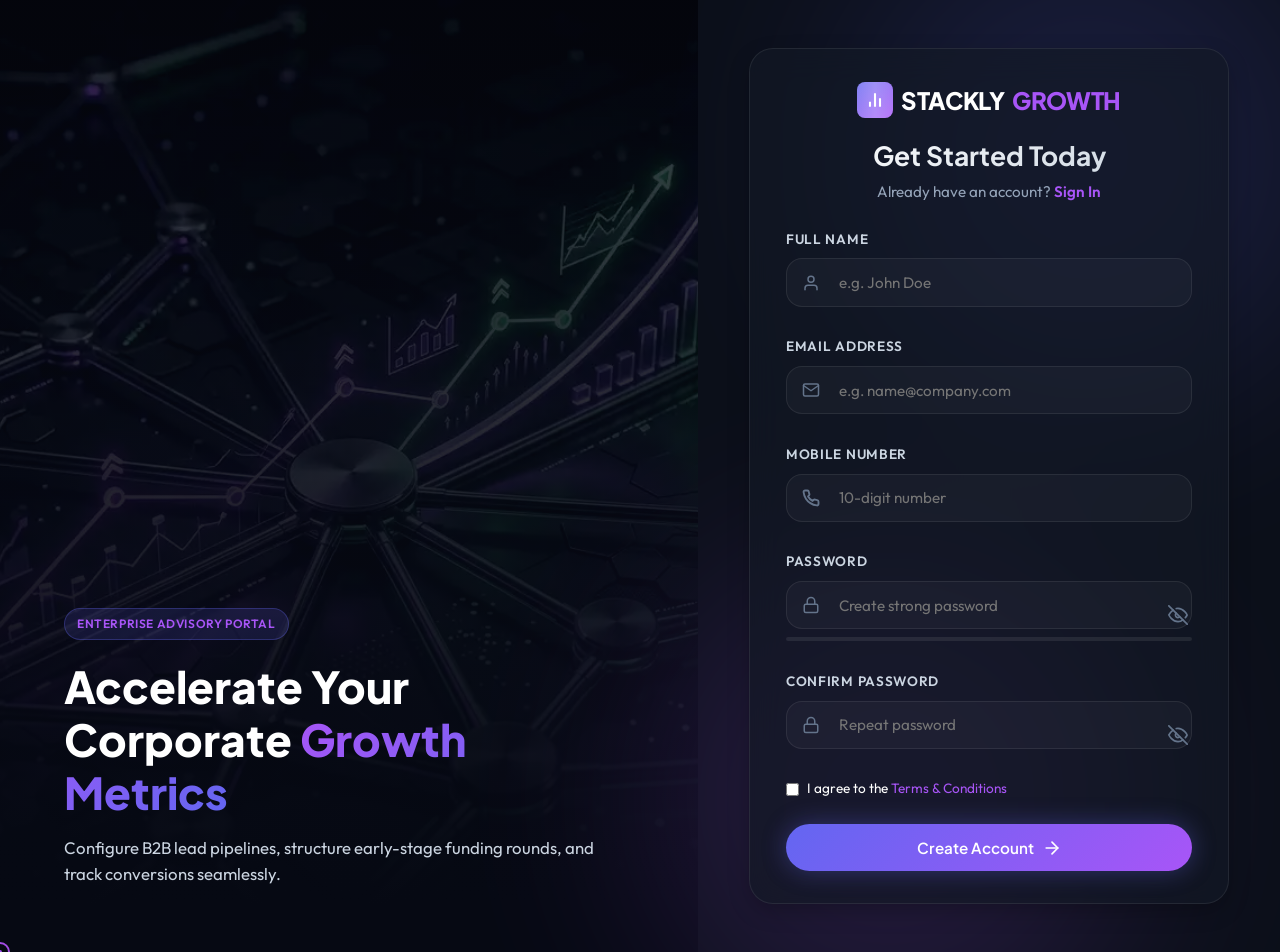
<file: register.html>
<!DOCTYPE html>
<html lang="en">
<head>
  <meta charset="UTF-8">
  <meta name="viewport" content="width=device-width, initial-scale=1.0">
  <title>Create Account - Stackly Growth</title>
  
  <!-- SEO & Meta Tags -->
  <meta name="description" content="Join Stackly Growth to unlock digital transformation, strategy growth models, analytics consulting, and startup consulting solutions.">
  
  <!-- Stylesheets -->
  <link rel="stylesheet" href="css/variables.css">
  <link rel="stylesheet" href="css/main.css">
  <link rel="stylesheet" href="css/auth.css">
</head>
<body>

  <!-- Preloader -->
  <div class="preloader" id="preloader">
    <div class="loader-spinner"></div>
    <div class="loader-text">STACKLY GROWTH</div>
  </div>

  <div class="auth-section" style="padding: 0;">
    <!-- Split Layout Grid -->
    <div class="auth-grid-split">
      
      <!-- Left Side Visual Panel -->
      <div class="auth-visual-panel">
        <div class="auth-visual-overlay"></div>
        <img src="assets/register_illustration_11zon.webp" alt="Stackly Onboarding" class="auth-visual-img">
        <div class="auth-visual-text">
          <span class="auth-visual-tag">Enterprise Advisory Portal</span>
          <h2>Accelerate Your Corporate <span>Growth Metrics</span></h2>
          <p>Configure B2B lead pipelines, structure early-stage funding rounds, and track conversions seamlessly.</p>
        </div>
      </div>
      
      <!-- Right Side Form Panel -->
      <div class="auth-form-panel" style="padding: 3rem 2rem;">
        <!-- Ambient Blur Backgrounds -->
        <div class="auth-bg-shapes">
          <div class="auth-blob auth-blob-1"></div>
          <div class="auth-blob auth-blob-2"></div>
        </div>

        <div class="auth-wrapper" style="max-width: 480px;">
          <div class="auth-card glass-panel reveal-zoom" style="padding: 2rem 2.25rem;">
            <div class="auth-header" style="margin-bottom: 1.5rem;">
              <a href="index.html" class="logo auth-logo" style="text-decoration: none;">
                <div class="logo-icon">
                  <svg xmlns="http://www.w3.org/2000/svg" width="20" height="20" viewBox="0 0 24 24" fill="none" stroke="currentColor" stroke-width="2.5">
                    <line x1="18" y1="20" x2="18" y2="10"></line>
                    <line x1="12" y1="20" x2="12" y2="4"></line>
                    <line x1="6" y1="20" x2="6" y2="14"></line>
                  </svg>
                </div>
                STACKLY<span>GROWTH</span>
              </a>
              <h1 class="auth-title" style="font-size: 1.65rem;">Get Started Today</h1>
              <p class="auth-subtitle">Already have an account? <a href="login.html">Sign In</a></p>
            </div>

            <form id="register-form" novalidate>
              <!-- Full Name -->
              <div class="form-group">
                <label for="reg-name" class="form-label">Full Name</label>
                <div class="input-wrapper">
                  <svg xmlns="http://www.w3.org/2000/svg" width="18" height="18" viewBox="0 0 24 24" fill="none" stroke="currentColor" stroke-width="2" stroke-linecap="round" stroke-linejoin="round">
                    <path d="M20 21v-2a4 4 0 0 0-4-4H8a4 4 0 0 0-4 4v2"></path>
                    <circle cx="12" cy="7" r="4"></circle>
                  </svg>
                  <input type="text" id="reg-name" class="form-input" placeholder="e.g. John Doe" maxlength="20" required>
                </div>
                <div class="error-msg" id="name-error"></div>
              </div>

              <!-- Email Address -->
              <div class="form-group">
                <label for="reg-email" class="form-label">Email Address</label>
                <div class="input-wrapper">
                  <svg xmlns="http://www.w3.org/2000/svg" width="18" height="18" viewBox="0 0 24 24" fill="none" stroke="currentColor" stroke-width="2" stroke-linecap="round" stroke-linejoin="round">
                    <path d="M4 4h16c1.1 0 2 .9 2 2v12c0 1.1-.9 2-2 2H4c-1.1 0-2-.9-2-2V6c0-1.1.9-2 2-2z"></path>
                    <polyline points="22,6 12,13 2,6"></polyline>
                  </svg>
                  <input type="email" id="reg-email" class="form-input" placeholder="e.g. name@company.com" required>
                </div>
                <div class="error-msg" id="email-error"></div>
              </div>

              <!-- Mobile Number -->
              <div class="form-group">
                <label for="reg-mobile" class="form-label">Mobile Number</label>
                <div class="input-wrapper">
                  <svg xmlns="http://www.w3.org/2000/svg" width="18" height="18" viewBox="0 0 24 24" fill="none" stroke="currentColor" stroke-width="2.5" stroke-linecap="round" stroke-linejoin="round">
                    <path d="M22 16.92v3a2 2 0 0 1-2.18 2 19.79 19.79 0 0 1-8.63-3.07 19.5 19.5 0 0 1-6-6 19.79 19.79 0 0 1-3.07-8.67A2 2 0 0 1 4.11 2h3a2 2 0 0 1 2 1.72 12.84 12.84 0 0 0 .7 2.81 2 2 0 0 1-.45 2.11L8.09 9.91a16 16 0 0 0 6 6l1.27-1.27a2 2 0 0 1 2.11-.45 12.84 12.84 0 0 0 2.81.7A2 2 0 0 1 22 16.92z"></path>
                  </svg>
                  <input type="tel" id="reg-mobile" class="form-input" placeholder="10-digit number" required>
                </div>
                <div class="error-msg" id="mobile-error"></div>
              </div>

              <!-- Password -->
              <div class="form-group">
                <label for="reg-password" class="form-label">Password</label>
                <div class="input-wrapper">
                  <svg xmlns="http://www.w3.org/2000/svg" width="18" height="18" viewBox="0 0 24 24" fill="none" stroke="currentColor" stroke-width="2" stroke-linecap="round" stroke-linejoin="round">
                    <rect x="3" y="11" width="18" height="11" rx="2" ry="2"></rect>
                    <path d="M7 11V7a5 5 0 0 1 10 0v4"></path>
                  </svg>
                  <input type="password" id="reg-password" class="form-input" placeholder="Create strong password" required>
                  <button type="button" class="eye-toggle" aria-label="Toggle Password Visibility">
                    <span class="eye-icon">
                      <svg xmlns="http://www.w3.org/2000/svg" width="20" height="20" viewBox="0 0 24 24" fill="none" stroke="currentColor" stroke-width="2" stroke-linecap="round" stroke-linejoin="round">
                        <path d="M17.94 17.94A10.07 10.07 0 0 1 12 20c-7 0-11-8-11-8a18.45 18.45 0 0 1 5.06-5.94M9.9 4.24A9.12 9.12 0 0 1 12 4c7 0 11 8 11 8a18.5 18.5 0 0 1-2.16 3.19m-6.72-1.07a3 3 0 1 1-4.24-4.24"></path>
                        <line x1="1" y1="1" x2="23" y2="23"></line>
                      </svg>
                    </span>
                  </button>
                </div>
                <!-- Strength Meter -->
                <div class="password-strength-container">
                  <div class="strength-meter" id="password-strength">
                    <div class="strength-bar"></div>
                    <div class="strength-bar"></div>
                    <div class="strength-bar"></div>
                    <div class="strength-bar"></div>
                  </div>
                  <span class="strength-text" id="strength-label"></span>
                </div>
                <div class="error-msg" id="password-error"></div>
              </div>

              <!-- Confirm Password -->
              <div class="form-group">
                <label for="reg-confirm-password" class="form-label">Confirm Password</label>
                <div class="input-wrapper">
                  <svg xmlns="http://www.w3.org/2000/svg" width="18" height="18" viewBox="0 0 24 24" fill="none" stroke="currentColor" stroke-width="2" stroke-linecap="round" stroke-linejoin="round">
                    <rect x="3" y="11" width="18" height="11" rx="2" ry="2"></rect>
                    <path d="M7 11V7a5 5 0 0 1 10 0v4"></path>
                  </svg>
                  <input type="password" id="reg-confirm-password" class="form-input" placeholder="Repeat password" required>
                  <button type="button" class="eye-toggle" aria-label="Toggle Password Visibility">
                    <span class="eye-icon">
                      <svg xmlns="http://www.w3.org/2000/svg" width="20" height="20" viewBox="0 0 24 24" fill="none" stroke="currentColor" stroke-width="2" stroke-linecap="round" stroke-linejoin="round">
                        <path d="M17.94 17.94A10.07 10.07 0 0 1 12 20c-7 0-11-8-11-8a18.45 18.45 0 0 1 5.06-5.94M9.9 4.24A9.12 9.12 0 0 1 12 4c7 0 11 8 11 8a18.5 18.5 0 0 1-2.16 3.19m-6.72-1.07a3 3 0 1 1-4.24-4.24"></path>
                        <line x1="1" y1="1" x2="23" y2="23"></line>
                      </svg>
                    </span>
                  </button>
                </div>
                <div class="error-msg" id="confirm-password-error"></div>
              </div>

              <!-- Terms Checkbox -->
              <div class="form-group" style="margin-top: 0.75rem; margin-bottom: 1.5rem;">
                <label class="checkbox-label">
                  <input type="checkbox" id="reg-terms" required>
                  <span style="font-size: 0.85rem;">I agree to the <a href="404.html" style="color: var(--cyan);">Terms &amp; Conditions</a></span>
                </label>
              </div>

              <button type="submit" class="btn btn-primary" style="width: 100%; justify-content: center; padding: 0.85rem;">
                Create Account
                <svg xmlns="http://www.w3.org/2000/svg" width="20" height="20" viewBox="0 0 24 24" fill="none" stroke="currentColor" stroke-width="2" stroke-linecap="round" stroke-linejoin="round">
                  <line x1="5" y1="12" x2="19" y2="12"></line>
                  <polyline points="12 5 19 12 12 19"></polyline>
                </svg>
              </button>
            </form>
          </div>
        </div>
      </div>
    </div>
  </div>

  <!-- Scripts -->
  <script src="js/main.js"></script>
  <script src="js/auth.js"></script>
</body>
</html>
</file>
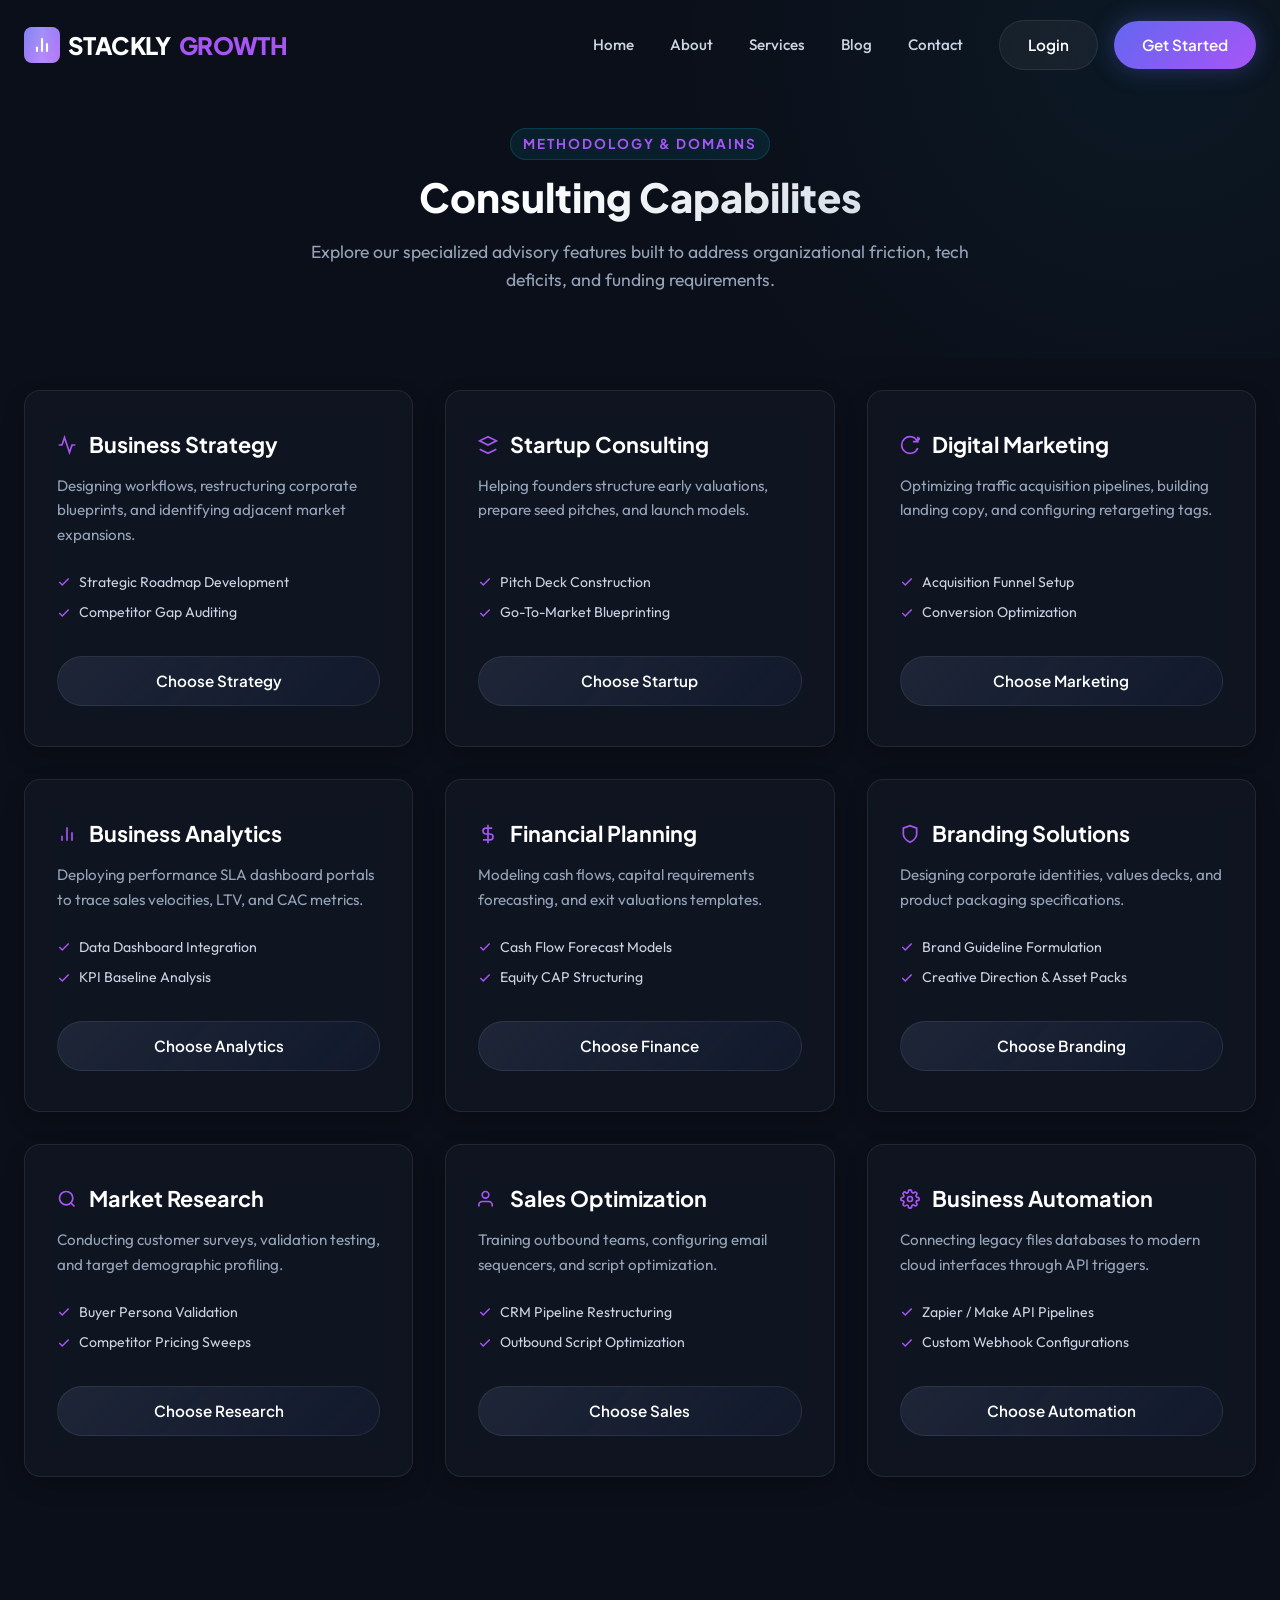
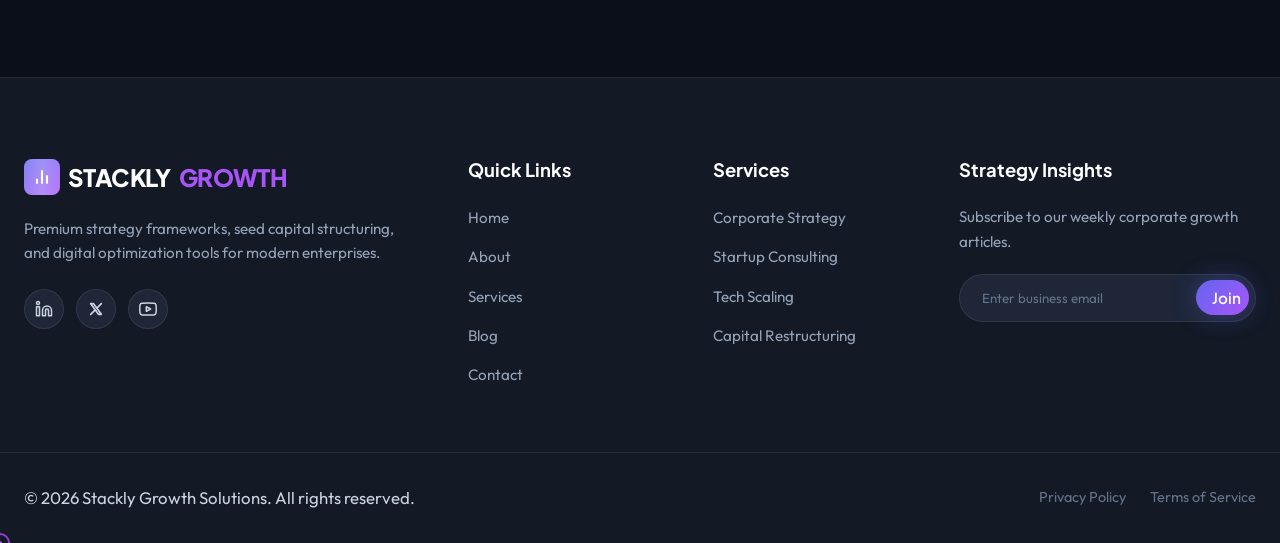
<file: services.html>
<!DOCTYPE html>
<html lang="en">
<head>
  <meta charset="UTF-8">
  <meta name="viewport" content="width=device-width, initial-scale=1.0">
  <title>Services | Stackly Growth Solutions</title>
  
  <!-- SEO & Meta Tags -->
  <meta name="description" content="Explore Stackly Growth's consulting services: business strategy, startup consulting, digital marketing, business analytics, financial planning, branding.">
  
  <!-- Stylesheets -->
  <link rel="stylesheet" href="css/variables.css">
  <link rel="stylesheet" href="css/main.css">
  
  <style>
    /* Services Page Custom Styles */
    .services-hero {
      padding-top: 8rem;
      padding-bottom: 4rem;
      background: radial-gradient(circle at 90% 10%, rgba(6, 182, 212, 0.06) 0%, transparent 40%);
    }
    
    .all-services-grid {
      display: grid;
      grid-template-columns: repeat(3, 1fr);
      gap: 2rem;
    }
    
    .service-detail-card {
      padding: 2.5rem 2rem;
      display: flex;
      flex-direction: column;
    }
    
    .service-detail-card h3 {
      font-size: 1.35rem;
      margin-bottom: 1rem;
      display: flex;
      align-items: center;
      gap: 0.75rem;
    }
    
    .service-detail-card h3 svg {
      color: var(--cyan);
      flex-shrink: 0;
    }
    
    .service-detail-card p {
      font-size: 0.95rem;
      color: var(--text-gray);
      margin-bottom: 1.5rem;
      flex: 1;
    }
    
    .service-bullets {
      margin-bottom: 2rem;
      display: flex;
      flex-direction: column;
      gap: 0.5rem;
    }
    
    .service-bullets li {
      font-size: 0.88rem;
      color: var(--text-gray-light);
      display: flex;
      align-items: center;
      gap: 0.5rem;
    }
    
    .service-bullets li svg {
      color: var(--cyan);
      flex-shrink: 0;
    }
    
    @media (max-width: 992px) {
      .all-services-grid {
        grid-template-columns: 1fr 1fr;
      }
    }
    
    @media (max-width: 768px) {
      .all-services-grid {
        grid-template-columns: 1fr;
      }
    }
  </style>
</head>
<body>

  <!-- Preloader -->
  <div class="preloader" id="preloader">
    <div class="loader-spinner"></div>
    <div class="loader-text">STACKLY GROWTH</div>
  </div>

  <!-- Header -->
  <header class="header">
    <div class="container nav-wrapper">
      <div class="logo" onclick="window.location.href='index.html'">
        <div class="logo-icon">
          <svg xmlns="http://www.w3.org/2000/svg" width="20" height="20" viewBox="0 0 24 24" fill="none" stroke="currentColor" stroke-width="2.5">
            <line x1="18" y1="20" x2="18" y2="10"></line>
            <line x1="12" y1="20" x2="12" y2="4"></line>
            <line x1="6" y1="20" x2="6" y2="14"></line>
          </svg>
        </div>
        STACKLY<span>GROWTH</span>
      </div>
      
      <nav class="nav-menu">
        <a href="index.html" class="nav-link">Home</a>
        <a href="about.html" class="nav-link">About</a>
        <a href="services.html" class="nav-link active">Services</a>
        <a href="blog.html" class="nav-link">Blog</a>
        <a href="contact.html" class="nav-link">Contact</a>
        <div class="nav-actions">
          <a href="login.html" class="btn btn-glass">Login</a>
          <a href="register.html" class="btn btn-primary">Get Started</a>
        </div>
      </nav>
      
      <button class="hamburger" aria-label="Toggle Mobile Menu">
        <span></span>
        <span></span>
        <span></span>
      </button>
    </div>
  </header>

  <!-- 1. Services Intro Hero -->
  <section class="services-hero">
    <div class="container">
      <div class="section-header reveal-up" style="margin-bottom: 0;">
        <span class="section-tag">Methodology &amp; Domains</span>
        <h1 class="section-title">Consulting Capabilites</h1>
        <p class="section-desc">Explore our specialized advisory features built to address organizational friction, tech deficits, and funding requirements.</p>
      </div>
    </div>
  </section>

  <!-- 2. Services Grid (9 services total) -->
  <section style="padding-top: 2rem;">
    <div class="container all-services-grid">
      <!-- Service 1: Business Strategy -->
      <div class="service-detail-card glass-panel reveal-up">
        <h3>
          <svg xmlns="http://www.w3.org/2000/svg" width="20" height="20" viewBox="0 0 24 24" fill="none" stroke="currentColor" stroke-width="2">
            <polyline points="22 12 18 12 15 21 9 3 6 12 2 12"></polyline>
          </svg>
          Business Strategy
        </h3>
        <p>Designing workflows, restructuring corporate blueprints, and identifying adjacent market expansions.</p>
        <ul class="service-bullets">
          <li><svg xmlns="http://www.w3.org/2000/svg" width="14" height="14" viewBox="0 0 24 24" fill="none" stroke="currentColor" stroke-width="2.5"><polyline points="20 6 9 17 4 12"></polyline></svg> Strategic Roadmap Development</li>
          <li><svg xmlns="http://www.w3.org/2000/svg" width="14" height="14" viewBox="0 0 24 24" fill="none" stroke="currentColor" stroke-width="2.5"><polyline points="20 6 9 17 4 12"></polyline></svg> Competitor Gap Auditing</li>
        </ul>
        <a href="404.html" class="btn btn-secondary" style="margin-top: auto; justify-content: center;">Choose Strategy</a>
      </div>

      <!-- Service 2: Startup Consulting -->
      <div class="service-detail-card glass-panel reveal-up" style="animation-delay: 0.05s;">
        <h3>
          <svg xmlns="http://www.w3.org/2000/svg" width="20" height="20" viewBox="0 0 24 24" fill="none" stroke="currentColor" stroke-width="2">
            <polygon points="12 2 2 7 12 12 22 7 12 2"></polygon>
            <polyline points="2 17 12 22 22 17"></polyline>
          </svg>
          Startup Consulting
        </h3>
        <p>Helping founders structure early valuations, prepare seed pitches, and launch models.</p>
        <ul class="service-bullets">
          <li><svg xmlns="http://www.w3.org/2000/svg" width="14" height="14" viewBox="0 0 24 24" fill="none" stroke="currentColor" stroke-width="2.5"><polyline points="20 6 9 17 4 12"></polyline></svg> Pitch Deck Construction</li>
          <li><svg xmlns="http://www.w3.org/2000/svg" width="14" height="14" viewBox="0 0 24 24" fill="none" stroke="currentColor" stroke-width="2.5"><polyline points="20 6 9 17 4 12"></polyline></svg> Go-To-Market Blueprinting</li>
        </ul>
        <a href="404.html" class="btn btn-secondary" style="margin-top: auto; justify-content: center;">Choose Startup</a>
      </div>

      <!-- Service 3: Digital Marketing -->
      <div class="service-detail-card glass-panel reveal-up" style="animation-delay: 0.1s;">
        <h3>
          <svg xmlns="http://www.w3.org/2000/svg" width="20" height="20" viewBox="0 0 24 24" fill="none" stroke="currentColor" stroke-width="2">
            <path d="M21.5 2v6h-6M21.34 15.57a10 10 0 1 1-.57-8.38l5.67-5.67"></path>
          </svg>
          Digital Marketing
        </h3>
        <p>Optimizing traffic acquisition pipelines, building landing copy, and configuring retargeting tags.</p>
        <ul class="service-bullets">
          <li><svg xmlns="http://www.w3.org/2000/svg" width="14" height="14" viewBox="0 0 24 24" fill="none" stroke="currentColor" stroke-width="2.5"><polyline points="20 6 9 17 4 12"></polyline></svg> Acquisition Funnel Setup</li>
          <li><svg xmlns="http://www.w3.org/2000/svg" width="14" height="14" viewBox="0 0 24 24" fill="none" stroke="currentColor" stroke-width="2.5"><polyline points="20 6 9 17 4 12"></polyline></svg> Conversion Optimization</li>
        </ul>
        <a href="404.html" class="btn btn-secondary" style="margin-top: auto; justify-content: center;">Choose Marketing</a>
      </div>

      <!-- Service 4: Business Analytics -->
      <div class="service-detail-card glass-panel reveal-up">
        <h3>
          <svg xmlns="http://www.w3.org/2000/svg" width="20" height="20" viewBox="0 0 24 24" fill="none" stroke="currentColor" stroke-width="2">
            <line x1="18" y1="20" x2="18" y2="10"></line>
            <line x1="12" y1="20" x2="12" y2="4"></line>
            <line x1="6" y1="20" x2="6" y2="14"></line>
          </svg>
          Business Analytics
        </h3>
        <p>Deploying performance SLA dashboard portals to trace sales velocities, LTV, and CAC metrics.</p>
        <ul class="service-bullets">
          <li><svg xmlns="http://www.w3.org/2000/svg" width="14" height="14" viewBox="0 0 24 24" fill="none" stroke="currentColor" stroke-width="2.5"><polyline points="20 6 9 17 4 12"></polyline></svg> Data Dashboard Integration</li>
          <li><svg xmlns="http://www.w3.org/2000/svg" width="14" height="14" viewBox="0 0 24 24" fill="none" stroke="currentColor" stroke-width="2.5"><polyline points="20 6 9 17 4 12"></polyline></svg> KPI Baseline Analysis</li>
        </ul>
        <a href="404.html" class="btn btn-secondary" style="margin-top: auto; justify-content: center;">Choose Analytics</a>
      </div>

      <!-- Service 5: Financial Planning -->
      <div class="service-detail-card glass-panel reveal-up" style="animation-delay: 0.05s;">
        <h3>
          <svg xmlns="http://www.w3.org/2000/svg" width="20" height="20" viewBox="0 0 24 24" fill="none" stroke="currentColor" stroke-width="2">
            <line x1="12" y1="1" x2="12" y2="23"></line>
            <path d="M17 5H9.5a3.5 3.5 0 0 0 0 7h5a3.5 3.5 0 0 1 0 7H6"></path>
          </svg>
          Financial Planning
        </h3>
        <p>Modeling cash flows, capital requirements forecasting, and exit valuations templates.</p>
        <ul class="service-bullets">
          <li><svg xmlns="http://www.w3.org/2000/svg" width="14" height="14" viewBox="0 0 24 24" fill="none" stroke="currentColor" stroke-width="2.5"><polyline points="20 6 9 17 4 12"></polyline></svg> Cash Flow Forecast Models</li>
          <li><svg xmlns="http://www.w3.org/2000/svg" width="14" height="14" viewBox="0 0 24 24" fill="none" stroke="currentColor" stroke-width="2.5"><polyline points="20 6 9 17 4 12"></polyline></svg> Equity CAP Structuring</li>
        </ul>
        <a href="404.html" class="btn btn-secondary" style="margin-top: auto; justify-content: center;">Choose Finance</a>
      </div>

      <!-- Service 6: Branding Solutions -->
      <div class="service-detail-card glass-panel reveal-up" style="animation-delay: 0.1s;">
        <h3>
          <svg xmlns="http://www.w3.org/2000/svg" width="20" height="20" viewBox="0 0 24 24" fill="none" stroke="currentColor" stroke-width="2">
            <path d="M12 22s8-4 8-10V5l-8-3-8 3v7c0 6 8 10 8 10z"></path>
          </svg>
          Branding Solutions
        </h3>
        <p>Designing corporate identities, values decks, and product packaging specifications.</p>
        <ul class="service-bullets">
          <li><svg xmlns="http://www.w3.org/2000/svg" width="14" height="14" viewBox="0 0 24 24" fill="none" stroke="currentColor" stroke-width="2.5"><polyline points="20 6 9 17 4 12"></polyline></svg> Brand Guideline Formulation</li>
          <li><svg xmlns="http://www.w3.org/2000/svg" width="14" height="14" viewBox="0 0 24 24" fill="none" stroke="currentColor" stroke-width="2.5"><polyline points="20 6 9 17 4 12"></polyline></svg> Creative Direction &amp; Asset Packs</li>
        </ul>
        <a href="404.html" class="btn btn-secondary" style="margin-top: auto; justify-content: center;">Choose Branding</a>
      </div>

      <!-- Service 7: Market Research -->
      <div class="service-detail-card glass-panel reveal-up">
        <h3>
          <svg xmlns="http://www.w3.org/2000/svg" width="20" height="20" viewBox="0 0 24 24" fill="none" stroke="currentColor" stroke-width="2">
            <circle cx="11" cy="11" r="8"></circle>
            <line x1="21" y1="21" x2="16.65" y2="16.65"></line>
          </svg>
          Market Research
        </h3>
        <p>Conducting customer surveys, validation testing, and target demographic profiling.</p>
        <ul class="service-bullets">
          <li><svg xmlns="http://www.w3.org/2000/svg" width="14" height="14" viewBox="0 0 24 24" fill="none" stroke="currentColor" stroke-width="2.5"><polyline points="20 6 9 17 4 12"></polyline></svg> Buyer Persona Validation</li>
          <li><svg xmlns="http://www.w3.org/2000/svg" width="14" height="14" viewBox="0 0 24 24" fill="none" stroke="currentColor" stroke-width="2.5"><polyline points="20 6 9 17 4 12"></polyline></svg> Competitor Pricing Sweeps</li>
        </ul>
        <a href="404.html" class="btn btn-secondary" style="margin-top: auto; justify-content: center;">Choose Research</a>
      </div>

      <!-- Service 8: Sales Optimization -->
      <div class="service-detail-card glass-panel reveal-up" style="animation-delay: 0.05s;">
        <h3>
          <svg xmlns="http://www.w3.org/2000/svg" width="20" height="20" viewBox="0 0 24 24" fill="none" stroke="currentColor" stroke-width="2">
            <path d="M17 21v-2a4 4 0 0 0-4-4H5a4 4 0 0 0-4 4v2"></path>
            <circle cx="9" cy="7" r="4"></circle>
          </svg>
          Sales Optimization
        </h3>
        <p>Training outbound teams, configuring email sequencers, and script optimization.</p>
        <ul class="service-bullets">
          <li><svg xmlns="http://www.w3.org/2000/svg" width="14" height="14" viewBox="0 0 24 24" fill="none" stroke="currentColor" stroke-width="2.5"><polyline points="20 6 9 17 4 12"></polyline></svg> CRM Pipeline Restructuring</li>
          <li><svg xmlns="http://www.w3.org/2000/svg" width="14" height="14" viewBox="0 0 24 24" fill="none" stroke="currentColor" stroke-width="2.5"><polyline points="20 6 9 17 4 12"></polyline></svg> Outbound Script Optimization</li>
        </ul>
        <a href="404.html" class="btn btn-secondary" style="margin-top: auto; justify-content: center;">Choose Sales</a>
      </div>

      <!-- Service 9: Business Automation -->
      <div class="service-detail-card glass-panel reveal-up" style="animation-delay: 0.1s;">
        <h3>
          <svg xmlns="http://www.w3.org/2000/svg" width="20" height="20" viewBox="0 0 24 24" fill="none" stroke="currentColor" stroke-width="2">
            <circle cx="12" cy="12" r="3"></circle>
            <path d="M19.4 15a1.65 1.65 0 0 0 .33 1.82l.06.06a2 2 0 1 1-2.83 2.83l-.06-.06a1.65 1.65 0 0 0-1.82-.33 1.65 1.65 0 0 0-1 1.51V21a2 2 0 0 1-2 2 2 2 0 0 1-2-2v-.09A1.65 1.65 0 0 0 9 19.4a1.65 1.65 0 0 0-1.82.33l-.06.06a2 2 0 1 1-2.83-2.83l.06-.06a1.65 1.65 0 0 0 .33-1.82 1.65 1.65 0 0 0-1.51-1H3a2 2 0 0 1-2-2 2 2 0 0 1 2-2h.09A1.65 1.65 0 0 0 4.6 9a1.65 1.65 0 0 0-.33-1.82l-.06-.06a2 2 0 1 1 2.83-2.83l.06.06a1.65 1.65 0 0 0 1.82.33H9a1.65 1.65 0 0 0 1-1.51V3a2 2 0 0 1 2-2 2 2 0 0 1 2 2v.09a1.65 1.65 0 0 0 1 1.51 1.65 1.65 0 0 0 1.82-.33l.06-.06a2 2 0 1 1 2.83 2.83l-.06.06a1.65 1.65 0 0 0-.33 1.82V9a1.65 1.65 0 0 0 1.51 1H21a2 2 0 0 1 2 2 2 2 0 0 1-2 2h-.09a1.65 1.65 0 0 0-1.51 1z"></path>
          </svg>
          Business Automation
        </h3>
        <p>Connecting legacy files databases to modern cloud interfaces through API triggers.</p>
        <ul class="service-bullets">
          <li><svg xmlns="http://www.w3.org/2000/svg" width="14" height="14" viewBox="0 0 24 24" fill="none" stroke="currentColor" stroke-width="2.5"><polyline points="20 6 9 17 4 12"></polyline></svg> Zapier / Make API Pipelines</li>
          <li><svg xmlns="http://www.w3.org/2000/svg" width="14" height="14" viewBox="0 0 24 24" fill="none" stroke="currentColor" stroke-width="2.5"><polyline points="20 6 9 17 4 12"></polyline></svg> Custom Webhook Configurations</li>
        </ul>
        <a href="404.html" class="btn btn-secondary" style="margin-top: auto; justify-content: center;">Choose Automation</a>
      </div>
    </div>
  </section>

  <!-- Footer -->
  <footer class="footer" style="margin-top: 6rem;">
    <div class="container footer-grid">
      <div class="footer-info">
        <a href="index.html" class="logo" style="text-decoration: none;">
          <div class="logo-icon">
            <svg xmlns="http://www.w3.org/2000/svg" width="20" height="20" viewBox="0 0 24 24" fill="none" stroke="currentColor" stroke-width="2.5">
              <line x1="18" y1="20" x2="18" y2="10"></line>
              <line x1="12" y1="20" x2="12" y2="4"></line>
              <line x1="6" y1="20" x2="6" y2="14"></line>
            </svg>
          </div>
          STACKLY<span>GROWTH</span>
        </a>
        <p>Premium strategy frameworks, seed capital structuring, and digital optimization tools for modern enterprises.</p>
        <div class="footer-socials">
          <a href="404.html" class="social-icon" aria-label="LinkedIn">
            <svg xmlns="http://www.w3.org/2000/svg" width="18" height="18" viewBox="0 0 24 24" fill="none" stroke="currentColor" stroke-width="2" stroke-linecap="round" stroke-linejoin="round">
              <path d="M16 8a6 6 0 0 1 6 6v7h-4v-7a2 2 0 0 0-2-2 2 2 0 0 0-2 2v7h-4v-7a6 6 0 0 1 6-6z"></path>
              <rect x="2" y="9" width="4" height="12"></rect>
              <circle cx="4" cy="4" r="2"></circle>
            </svg>
          </a>
          <a href="404.html" class="social-icon" aria-label="Twitter X">
            <svg xmlns="http://www.w3.org/2000/svg" width="16" height="16" viewBox="0 0 24 24" fill="none" stroke="currentColor" stroke-width="2.5" stroke-linecap="round" stroke-linejoin="round">
              <path d="M4 4l11.733 16h4.267l-11.733 -16z"></path>
              <path d="M4 20l6.768 -6.768m2.46 -2.46l6.772 -6.772"></path>
            </svg>
          </a>
          <a href="404.html" class="social-icon" aria-label="YouTube">
            <svg xmlns="http://www.w3.org/2000/svg" width="18" height="18" viewBox="0 0 24 24" fill="none" stroke="currentColor" stroke-width="2" stroke-linecap="round" stroke-linejoin="round">
              <path d="M22.54 6.42a2.78 2.78 0 0 0-1.95-1.96C18.88 4 12 4 12 4s-6.88 0-8.59.46a2.78 2.78 0 0 0-1.95 1.96A29 29 0 0 0 1 12a29 29 0 0 0 .46 5.58 2.78 2.78 0 0 0 1.95 1.96C5.12 20 12 20 12 20s6.88 0 8.59-.46a2.78 2.78 0 0 0 1.95-1.96A29 29 0 0 0 23 12a29 29 0 0 0-.46-5.58z"></path>
              <polygon points="9.75 15.02 15.5 12 9.75 8.98 9.75 15.02"></polygon>
            </svg>
          </a>
        </div>
      </div>
      
      <div>
        <h3 class="footer-title">Quick Links</h3>
        <ul class="footer-links">
          <li><a href="index.html">Home</a></li>
          <li><a href="about.html">About</a></li>
          <li><a href="services.html">Services</a></li>
          <li><a href="blog.html">Blog</a></li>
          <li><a href="contact.html">Contact</a></li>
        </ul>
      </div>

      <div>
        <h3 class="footer-title">Services</h3>
        <ul class="footer-links">
          <li><a href="404.html">Corporate Strategy</a></li>
          <li><a href="404.html">Startup Consulting</a></li>
          <li><a href="404.html">Tech Scaling</a></li>
          <li><a href="404.html">Capital Restructuring</a></li>
        </ul>
      </div>

      <div class="footer-newsletter">
        <h3 class="footer-title">Strategy Insights</h3>
        <p>Subscribe to our weekly corporate growth articles.</p>
        <form class="newsletter-form" action="404.html" method="GET">
          <input type="email" placeholder="Enter business email" required>
          <button type="submit" class="btn btn-primary" style="padding: 0.5rem 1rem;">Join</button>
        </form>
      </div>
    </div>

    <div class="container footer-bottom">
      <p>&copy; 2026 Stackly Growth Solutions. All rights reserved.</p>
      <div class="footer-bottom-links">
        <a href="404.html">Privacy Policy</a>
        <a href="404.html">Terms of Service</a>
      </div>
    </div>
  </footer>

  <!-- Scripts -->
  <script src="js/main.js"></script>
</body>
</html>
</file>
<file: css/variables.css>
/* Premium Theme Stylesheet - Stackly Growth Solutions */
@import url('https://fonts.googleapis.com/css2?family=Outfit:wght@300;400;500;600;700;800&family=Plus+Jakarta+Sans:wght@300;400;500;600;700;800&display=swap');

:root {
  /* Color Palette - Slate & Purple */
  --bg-navy: #0b0f19;              /* Dark Slate base */
  --bg-navy-light: #131a26;        /* Slate panel light */
  --bg-navy-lighter: #1e2638;      /* Slate panel lighter */
  
  --primary: #6366f1;       /* Deep Indigo */
  --primary-glow: rgba(99, 102, 241, 0.4);
  --secondary: #10b981;     /* Emerald Green */
  --secondary-glow: rgba(16, 185, 129, 0.3);
  --cyan: #a855f7;          /* Vibrant Purple Accent */
  --cyan-glow: rgba(168, 85, 247, 0.3);
  --gold: #f59e0b;          /* Gold Accent */
  --gold-glow: rgba(245, 158, 11, 0.3);
  
  --text-white: #ffffff;
  --text-gray-light: #cbd5e1;
  --text-gray: #94a3b8;
  --text-gray-dark: #64748b;
  
  --border-color: rgba(255, 255, 255, 0.08);
  --border-glow: rgba(99, 102, 241, 0.25);
  
  /* Fonts */
  --font-primary: 'Outfit', sans-serif;
  --font-secondary: 'Plus Jakarta Sans', sans-serif;
  
  /* Shadows */
  --shadow-sm: 0 2px 8px -1px rgba(0, 0, 0, 0.2);
  --shadow-md: 0 8px 24px -4px rgba(0, 0, 0, 0.3);
  --shadow-lg: 0 16px 48px -8px rgba(0, 0, 0, 0.4);
  --shadow-premium: 0 0 30px rgba(168, 85, 247, 0.15), 0 20px 50px rgba(11, 15, 25, 0.6);
  --shadow-glow-blue: 0 0 25px rgba(99, 102, 241, 0.35);
  --shadow-glow-green: 0 0 25px rgba(16, 185, 129, 0.35);
  
  /* Glassmorphism Styles */
  --glass-bg: rgba(19, 26, 38, 0.65);
  --glass-bg-hover: rgba(30, 38, 56, 0.8);
  --glass-blur: blur(16px);
  --glass-border: 1px solid rgba(255, 255, 255, 0.08);
  --glass-border-hover: 1px solid rgba(255, 255, 255, 0.18);
  
  /* Transitions */
  --transition-fast: 0.2s cubic-bezier(0.4, 0, 0.2, 1);
  --transition-normal: 0.4s cubic-bezier(0.25, 0.8, 0.25, 1);
  --transition-slow: 0.7s cubic-bezier(0.25, 1, 0.5, 1);
  
  /* Boundary Radii */
  --radius-sm: 8px;
  --radius-md: 16px;
  --radius-lg: 24px;
  --radius-pill: 9999px;
}

/* Base Styles & Custom Scrollbar */
*, *::before, *::after {
  box-sizing: border-box;
  margin: 0;
  padding: 0;
}

html {
  scroll-behavior: smooth;
  font-size: 16px;
  background-color: var(--bg-navy);
  color: var(--text-white);
  font-family: var(--font-primary);
  overflow-x: hidden;
}

body {
  min-height: 100vh;
  line-height: 1.6;
  overflow-x: hidden;
  position: relative;
}

/* Custom Scrollbar */
::-webkit-scrollbar {
  width: 8px;
  height: 8px;
}
::-webkit-scrollbar-track {
  background: var(--bg-navy);
}
::-webkit-scrollbar-thumb {
  background: var(--bg-navy-lighter);
  border-radius: var(--radius-pill);
  border: 2px solid var(--bg-navy);
}
::-webkit-scrollbar-thumb:hover {
  background: var(--primary);
}

/* Glassmorphism Cards & Containers Utility */
.glass-panel {
  background: var(--glass-bg);
  backdrop-filter: var(--glass-blur);
  -webkit-backdrop-filter: var(--glass-blur);
  border: var(--glass-border);
  border-radius: var(--radius-md);
  box-shadow: var(--shadow-md);
  transition: all var(--transition-normal);
}

.glass-panel:hover {
  background: var(--glass-bg-hover);
  border: var(--glass-border-hover);
  box-shadow: var(--shadow-premium);
  transform: translateY(-5px);
}

/* Animations */
@keyframes float {
  0% { transform: translateY(0px) rotate(0deg); }
  50% { transform: translateY(-15px) rotate(2deg); }
  100% { transform: translateY(0px) rotate(0deg); }
}

@keyframes float-reverse {
  0% { transform: translateY(0px) rotate(0deg); }
  50% { transform: translateY(15px) rotate(-2deg); }
  100% { transform: translateY(0px) rotate(0deg); }
}

@keyframes pulse-glow {
  0% { transform: scale(1); box-shadow: 0 0 15px rgba(37, 99, 235, 0.2); }
  50% { transform: scale(1.03); box-shadow: 0 0 30px rgba(37, 99, 235, 0.45); }
  100% { transform: scale(1); box-shadow: 0 0 15px rgba(37, 99, 235, 0.2); }
}

@keyframes morph-blob-1 {
  0% { border-radius: 42% 58% 70% 30% / 45% 45% 55% 55%; transform: translate(0, 0) scale(1); }
  33% { border-radius: 70% 30% 52% 48% / 60% 40% 60% 40%; transform: translate(30px, -40px) scale(1.15); }
  66% { border-radius: 50% 50% 30% 70% / 40% 60% 30% 70%; transform: translate(-20px, 30px) scale(0.9); }
  100% { border-radius: 42% 58% 70% 30% / 45% 45% 55% 55%; transform: translate(0, 0) scale(1); }
}

@keyframes morph-blob-2 {
  0% { border-radius: 50% 50% 30% 70% / 50% 60% 40% 50%; transform: translate(0, 0) scale(1); }
  50% { border-radius: 30% 70% 70% 30% / 50% 30% 70% 50%; transform: translate(-40px, 40px) scale(1.1); }
  100% { border-radius: 50% 50% 30% 70% / 50% 60% 40% 50%; transform: translate(0, 0) scale(1); }
}

@keyframes bg-gradient-slide {
  0% { background-position: 0% 50%; }
  50% { background-position: 100% 50%; }
  100% { background-position: 0% 50%; }
}

@keyframes shimer {
  0% { background-position: -200% 0; }
  100% { background-position: 200% 0; }
}

/* Animation Helper Classes */
.animate-float {
  animation: float 6s ease-in-out infinite;
}
.animate-float-reverse {
  animation: float-reverse 7s ease-in-out infinite;
}
.animate-blob-1 {
  animation: morph-blob-1 15s ease-in-out infinite alternate;
}
.animate-blob-2 {
  animation: morph-blob-2 18s ease-in-out infinite alternate-reverse;
}

/* Custom Cursor */
.custom-cursor {
  width: 20px;
  height: 20px;
  border: 2px solid var(--cyan);
  border-radius: 50%;
  position: fixed;
  pointer-events: none;
  z-index: 9999;
  transform: translate(-50%, -50%);
  transition: width 0.2s, height 0.2s, background-color 0.2s;
  mix-blend-mode: difference;
}

.custom-cursor-dot {
  width: 4px;
  height: 4px;
  background-color: var(--cyan);
  border-radius: 50%;
  position: fixed;
  pointer-events: none;
  z-index: 9999;
  transform: translate(-50%, -50%);
}

.custom-cursor.hovered {
  width: 40px;
  height: 40px;
  background-color: rgba(6, 182, 212, 0.15);
  border-color: var(--cyan);
}

@media (max-width: 992px) {
  .custom-cursor, .custom-cursor-dot {
    display: none;
  }
}
</file>
<file: css/main.css>
/* Main CSS Stylesheet - Stackly Growth Solutions */

/* ==========================================
   1. Typography & Global Layout
   ========================================== */
body {
  background-color: var(--bg-navy);
  color: var(--text-white);
  font-family: var(--font-primary);
  position: relative;
  overflow-x: hidden;
}

h1, h2, h3, h4, h5, h6 {
  font-family: var(--font-secondary);
  font-weight: 700;
  line-height: 1.25;
  color: var(--text-white);
}

p {
  color: var(--text-gray-light);
  font-size: 1.05rem;
}

a {
  text-decoration: none;
  color: inherit;
  transition: all var(--transition-fast);
}

li {
  list-style: none;
}

.container {
  width: 100%;
  max-width: 1280px;
  margin: 0 auto;
  padding: 0 1.5rem;
}

/* ==========================================
   2. Header & Sticky Glass Navbar
   ========================================== */
.header {
  position: fixed;
  top: 0;
  left: 0;
  width: 100%;
  z-index: 1000;
  transition: all var(--transition-normal);
  padding: 1.25rem 0;
}

.header.scrolled {
  padding: 0.75rem 0;
  background: rgba(6, 11, 26, 0.75);
  backdrop-filter: var(--glass-blur);
  -webkit-backdrop-filter: var(--glass-blur);
  border-bottom: var(--glass-border);
  box-shadow: var(--shadow-md);
}

.nav-wrapper {
  display: flex;
  justify-content: space-between;
  align-items: center;
}

.logo {
  display: flex;
  align-items: center;
  gap: 0.5rem;
  font-family: var(--font-secondary);
  font-size: 1.5rem;
  font-weight: 800;
  letter-spacing: -0.025em;
  color: var(--text-white);
  cursor: pointer;
}

.logo span {
  color: var(--cyan);
}

.logo-icon {
  display: flex;
  align-items: center;
  justify-content: center;
  width: 36px;
  height: 36px;
  background: linear-gradient(135deg, var(--primary), var(--cyan));
  border-radius: var(--radius-sm);
  color: var(--text-white);
  position: relative;
  overflow: hidden;
}

.logo-icon::before {
  content: '';
  position: absolute;
  top: -50%;
  left: -50%;
  width: 200%;
  height: 200%;
  background: linear-gradient(45deg, transparent, rgba(255, 255, 255, 0.3), transparent);
  transform: rotate(45deg);
  animation: shimer 3s infinite linear;
}

.nav-menu {
  display: flex;
  align-items: center;
  gap: 2.25rem;
}

.nav-link {
  font-size: 0.95rem;
  font-weight: 500;
  color: var(--text-gray-light);
  position: relative;
  padding: 0.5rem 0;
}

.nav-link:hover {
  color: var(--text-white);
}

.nav-link::after {
  content: '';
  position: absolute;
  bottom: 0;
  left: 0;
  width: 0;
  height: 2px;
  background: linear-gradient(90deg, var(--primary), var(--cyan));
  transition: width var(--transition-normal);
}

.nav-link.active {
  color: var(--cyan);
}

.nav-link.active::after,
.nav-link:hover::after {
  width: 100%;
}

.nav-actions {
  display: flex;
  align-items: center;
  gap: 1rem;
}

/* Hamburger Menu Button */
.hamburger {
  display: none;
  flex-direction: column;
  justify-content: space-between;
  width: 30px;
  height: 20px;
  background: transparent;
  border: none;
  cursor: pointer;
  z-index: 1001;
}

.hamburger span {
  width: 100%;
  height: 2px;
  background-color: var(--text-white);
  border-radius: 2px;
  transition: all var(--transition-normal);
}

/* Mobile Navbar State */
@media (max-width: 992px) {
  .hamburger {
    display: flex;
  }
  
  .nav-menu {
    position: fixed;
    top: 0;
    right: -100%;
    width: 300px;
    height: 100vh;
    background: var(--bg-navy-light);
    border-left: var(--glass-border);
    backdrop-filter: var(--glass-blur);
    flex-direction: column;
    justify-content: center;
    align-items: flex-start;
    padding: 3rem;
    gap: 2rem;
    transition: right var(--transition-normal);
    z-index: 1000;
  }

  .nav-menu.open {
    right: 0;
  }

  .hamburger.active span:nth-child(1) {
    transform: translateY(9px) rotate(45deg);
  }
  .hamburger.active span:nth-child(2) {
    opacity: 0;
  }
  .hamburger.active span:nth-child(3) {
    transform: translateY(-9px) rotate(-45deg);
  }

  .nav-actions {
    flex-direction: column;
    width: 100%;
    gap: 1rem;
    margin-top: 1rem;
  }

  .nav-actions .btn {
    width: 100%;
    justify-content: center;
  }
}

/* ==========================================
   3. Buttons & Interactive Ripple Effects
   ========================================== */
.btn {
  display: inline-flex;
  align-items: center;
  gap: 0.5rem;
  padding: 0.75rem 1.75rem;
  font-family: var(--font-secondary);
  font-size: 0.95rem;
  font-weight: 600;
  border-radius: var(--radius-pill);
  border: none;
  cursor: pointer;
  position: relative;
  overflow: hidden;
  transition: all var(--transition-normal);
  z-index: 1;
}

.btn-primary {
  background: linear-gradient(135deg, var(--primary), var(--cyan));
  color: var(--text-white);
  box-shadow: var(--shadow-glow-blue);
}

.btn-primary:hover {
  transform: translateY(-2px);
  box-shadow: 0 0 35px var(--cyan);
}

.btn-secondary {
  background: linear-gradient(135deg, var(--bg-navy-lighter), rgba(21, 34, 62, 0.4));
  color: var(--text-white);
  border: 1px solid var(--border-color);
}

.btn-secondary:hover {
  border-color: var(--cyan);
  background: var(--bg-navy-lighter);
  transform: translateY(-2px);
}

.btn-green {
  background: linear-gradient(135deg, var(--secondary), #059669);
  color: var(--text-white);
  box-shadow: var(--shadow-glow-green);
}

.btn-green:hover {
  transform: translateY(-2px);
  box-shadow: 0 0 30px var(--secondary);
}

.btn-gold {
  background: linear-gradient(135deg, var(--gold), #d97706);
  color: var(--text-white);
  box-shadow: 0 0 20px rgba(245, 158, 11, 0.3);
}

.btn-gold:hover {
  transform: translateY(-2px);
  box-shadow: 0 0 30px var(--gold);
}

/* Glass-button */
.btn-glass {
  background: rgba(255, 255, 255, 0.05);
  border: var(--glass-border);
  backdrop-filter: var(--glass-blur);
  color: var(--text-white);
}

.btn-glass:hover {
  background: rgba(255, 255, 255, 0.12);
  border-color: rgba(255, 255, 255, 0.3);
  transform: translateY(-2px);
}

/* Ripple effect container */
.ripple {
  position: absolute;
  background: rgba(255, 255, 255, 0.35);
  border-radius: 50%;
  transform: scale(0);
  animation: ripple-effect 0.6s linear;
  pointer-events: none;
}

@keyframes ripple-effect {
  to {
    transform: scale(4);
    opacity: 0;
  }
}

/* ==========================================
   4. Section Templates & Common Utilities
   ========================================== */
section {
  padding: 6.5rem 0;
  position: relative;
}

.section-header {
  text-align: center;
  max-width: 700px;
  margin: 0 auto 4rem auto;
}

.section-tag {
  display: inline-block;
  font-family: var(--font-secondary);
  font-size: 0.85rem;
  font-weight: 700;
  text-transform: uppercase;
  letter-spacing: 0.15em;
  color: var(--cyan);
  margin-bottom: 0.75rem;
  padding: 0.25rem 0.75rem;
  background: rgba(6, 182, 212, 0.1);
  border: 1px solid rgba(6, 182, 212, 0.2);
  border-radius: var(--radius-pill);
}

.section-title {
  font-size: 2.5rem;
  font-weight: 800;
  margin-bottom: 1rem;
  background: linear-gradient(135deg, var(--text-white) 30%, var(--text-gray-light));
  -webkit-background-clip: text;
  -webkit-text-fill-color: transparent;
}

.section-desc {
  font-size: 1.1rem;
  color: var(--text-gray);
}

/* Background Gradients */
.gradient-blob {
  position: absolute;
  width: 450px;
  height: 450px;
  background: radial-gradient(circle, var(--primary-glow) 0%, transparent 70%);
  border-radius: 50%;
  z-index: -1;
  filter: blur(80px);
  pointer-events: none;
}

.blob-cyan {
  background: radial-gradient(circle, var(--cyan-glow) 0%, transparent 70%);
}

.blob-green {
  background: radial-gradient(circle, var(--secondary-glow) 0%, transparent 70%);
}

/* Section Dividers */
.section-divider {
  position: absolute;
  left: 0;
  width: 100%;
  line-height: 0;
  z-index: 1;
}

.divider-top {
  top: 0;
}

.divider-bottom {
  bottom: 0;
}

.section-divider svg {
  display: block;
  width: 100%;
  height: 50px;
}

/* Scroll reveal initial states */
.reveal-up {
  opacity: 0;
  transform: translateY(40px);
  transition: opacity 0.8s ease, transform 0.8s ease;
}

.reveal-left {
  opacity: 0;
  transform: translateX(-40px);
  transition: opacity 0.8s ease, transform 0.8s ease;
}

.reveal-right {
  opacity: 0;
  transform: translateX(40px);
  transition: opacity 0.8s ease, transform 0.8s ease;
}

.reveal-zoom {
  opacity: 0;
  transform: scale(0.9);
  transition: opacity 0.8s ease, transform 0.8s ease;
}

.revealed {
  opacity: 1;
  transform: translate(0) scale(1);
}

/* ==========================================
   5. Footer Styling
   ========================================== */
.footer {
  background-color: var(--bg-navy-light);
  border-top: var(--glass-border);
  padding: 5rem 0 2rem 0;
  position: relative;
}

.footer-grid {
  display: grid;
  grid-template-columns: 2fr 1fr 1fr 1.5fr;
  gap: 3rem;
  margin-bottom: 4rem;
}

@media (max-width: 992px) {
  .footer-grid {
    grid-template-columns: 1fr 1fr;
  }
}

@media (max-width: 576px) {
  .footer-grid {
    grid-template-columns: 1fr;
    gap: 2rem;
  }
}

.footer-info p {
  margin: 1.25rem 0 1.5rem 0;
  color: var(--text-gray);
  font-size: 0.95rem;
}

.footer-socials {
  display: flex;
  gap: 0.75rem;
}

.social-icon {
  width: 40px;
  height: 40px;
  border-radius: 50%;
  background: var(--bg-navy-lighter);
  border: var(--glass-border);
  display: flex;
  align-items: center;
  justify-content: center;
  color: var(--text-gray-light);
  transition: all var(--transition-normal);
}

.social-icon:hover {
  background: var(--primary);
  color: var(--text-white);
  border-color: var(--primary);
  transform: translateY(-3px) rotate(10deg);
  box-shadow: var(--shadow-glow-blue);
}

.footer-title {
  font-size: 1.15rem;
  margin-bottom: 1.5rem;
  color: var(--text-white);
}

.footer-links {
  display: flex;
  flex-direction: column;
  gap: 0.85rem;
}

.footer-links a {
  color: var(--text-gray);
  font-size: 0.95rem;
}

.footer-links a:hover {
  color: var(--cyan);
  padding-left: 5px;
}

.footer-newsletter p {
  color: var(--text-gray);
  font-size: 0.95rem;
  margin-bottom: 1.25rem;
}

.newsletter-form {
  display: flex;
  gap: 0.5rem;
  background: var(--bg-navy-lighter);
  border: var(--glass-border);
  padding: 0.35rem;
  border-radius: var(--radius-pill);
}

.newsletter-form input {
  background: transparent;
  border: none;
  padding: 0.5rem 1rem;
  color: var(--text-white);
  width: 100%;
  font-family: var(--font-primary);
  outline: none;
}

.newsletter-form input::placeholder {
  color: var(--text-gray-dark);
}

.footer-bottom {
  border-top: var(--glass-border);
  padding-top: 2rem;
  display: flex;
  justify-content: space-between;
  align-items: center;
  color: var(--text-gray-dark);
  font-size: 0.9rem;
}

@media (max-width: 768px) {
  .footer-bottom {
    flex-direction: column;
    gap: 1rem;
    text-align: center;
  }
}

.footer-bottom-links {
  display: flex;
  gap: 1.5rem;
}

.footer-bottom-links a:hover {
  color: var(--cyan);
}

/* ==========================================
   6. Custom Page Transitions & Preloader
   ========================================== */
.preloader {
  position: fixed;
  top: 0;
  left: 0;
  width: 100%;
  height: 100%;
  background: var(--bg-navy);
  display: flex;
  flex-direction: column;
  justify-content: center;
  align-items: center;
  z-index: 9999;
  transition: opacity 0.5s ease-out, visibility 0.5s ease-out;
}

.preloader.fade-out {
  opacity: 0;
  visibility: hidden;
}

.loader-spinner {
  width: 60px;
  height: 60px;
  border: 4px solid var(--border-color);
  border-top-color: var(--cyan);
  border-bottom-color: var(--primary);
  border-radius: 50%;
  animation: spin 1.2s cubic-bezier(0.5, 0, 0.5, 1) infinite;
  margin-bottom: 1.5rem;
}

@keyframes spin {
  to { transform: rotate(360deg); }
}

.loader-text {
  font-family: var(--font-secondary);
  font-size: 1.1rem;
  font-weight: 600;
  letter-spacing: 0.1em;
  background: linear-gradient(90deg, var(--text-white), var(--cyan));
  -webkit-background-clip: text;
  -webkit-text-fill-color: transparent;
}
</file>
<file: css/auth.css>
/* Authentication Stylesheet - Stackly Growth Solutions */

.auth-section {
  min-height: 100vh;
  display: flex;
  align-items: center;
  justify-content: center;
  position: relative;
  padding: 6rem 1.5rem 4rem 1.5rem;
  background-color: var(--bg-navy);
  overflow: hidden;
}

.auth-bg-shapes {
  position: absolute;
  top: 0;
  left: 0;
  width: 100%;
  height: 100%;
  z-index: 1;
  pointer-events: none;
}

.auth-blob {
  position: absolute;
  width: 500px;
  height: 500px;
  border-radius: 50%;
  filter: blur(100px);
  opacity: 0.15;
}

.auth-blob-1 {
  background: var(--primary);
  top: -10%;
  right: -10%;
}

.auth-blob-2 {
  background: var(--cyan);
  bottom: -10%;
  left: -10%;
}

.auth-wrapper {
  width: 100%;
  max-width: 480px;
  position: relative;
  z-index: 2;
}

.auth-card {
  padding: 3rem 2.5rem;
  border-radius: var(--radius-lg);
}

.auth-header {
  text-align: center;
  margin-bottom: 2.25rem;
}

.auth-logo {
  margin-bottom: 1.25rem;
  justify-content: center;
}

.auth-title {
  font-size: 1.85rem;
  margin-bottom: 0.5rem;
  background: linear-gradient(135deg, var(--text-white), var(--text-gray-light));
  -webkit-background-clip: text;
  -webkit-text-fill-color: transparent;
}

.auth-subtitle {
  color: var(--text-gray);
  font-size: 0.95rem;
}

.auth-subtitle a {
  color: var(--cyan);
  font-weight: 600;
}

.auth-subtitle a:hover {
  text-decoration: underline;
}

.form-group {
  margin-bottom: 1.5rem;
  position: relative;
}

.form-label {
  display: block;
  font-size: 0.85rem;
  font-weight: 600;
  margin-bottom: 0.5rem;
  color: var(--text-gray-light);
  letter-spacing: 0.05em;
  text-transform: uppercase;
}

.input-wrapper {
  position: relative;
  display: flex;
  align-items: center;
}

.input-wrapper svg:not(.eye-icon) {
  position: absolute;
  left: 1rem;
  color: var(--text-gray-dark);
  pointer-events: none;
  transition: color var(--transition-fast);
}

.form-input {
  width: 100%;
  background: rgba(255, 255, 255, 0.03);
  border: 1px solid rgba(255, 255, 255, 0.08);
  border-radius: var(--radius-md);
  padding: 0.85rem 1rem 0.85rem 2.75rem;
  color: var(--text-white);
  font-family: var(--font-primary);
  font-size: 0.95rem;
  outline: none;
  transition: all var(--transition-normal);
}

.form-input:focus {
  border-color: var(--primary);
  background: rgba(255, 255, 255, 0.07);
  box-shadow: 0 0 15px rgba(37, 99, 235, 0.15);
}

.input-wrapper:focus-within svg:not(.eye-icon) {
  color: var(--primary);
}

/* Hide Edge/IE native password reveal button and Webkit autofills */
input::-ms-reveal,
input::-ms-clear,
input::-webkit-contacts-auto-fill-button,
input::-webkit-credentials-auto-fill-button {
  display: none !important;
  width: 0 !important;
  height: 0 !important;
}

/* Force padding priorities inside input wrappers to prevent icon overlaps */
.input-wrapper .form-input {
  padding-left: 3.25rem !important;
  padding-right: 3rem !important;
}

.eye-toggle {
  position: absolute;
  right: 1rem;
  width: 24px;
  height: 24px;
  background: transparent;
  border: none;
  color: var(--text-gray);
  cursor: pointer;
  padding: 0;
  display: flex;
  align-items: center;
  justify-content: center;
  transition: color var(--transition-fast);
  z-index: 100 !important;
}

.eye-toggle:hover {
  color: var(--text-white);
}

/* Auth helpers */
.auth-options {
  display: flex;
  justify-content: space-between;
  align-items: center;
  margin-bottom: 1.75rem;
  font-size: 0.9rem;
  color: var(--text-gray-light);
}

.checkbox-label {
  display: flex;
  align-items: center;
  gap: 0.5rem;
  cursor: pointer;
}

.checkbox-label input {
  accent-color: var(--primary);
}

.forgot-password {
  color: var(--cyan);
}

.forgot-password:hover {
  text-decoration: underline;
}

/* Password strength bar */
.password-strength-container {
  margin-top: 0.5rem;
}

.strength-meter {
  height: 4px;
  background: rgba(255, 255, 255, 0.08);
  border-radius: var(--radius-pill);
  overflow: hidden;
  display: flex;
  gap: 3px;
}

.strength-bar {
  flex: 1;
  height: 100%;
  border-radius: var(--radius-pill);
  transition: background-color var(--transition-normal);
}

.strength-text {
  font-size: 0.8rem;
  margin-top: 0.25rem;
  display: block;
}

/* Custom error message */
.error-msg {
  color: #ef4444;
  font-size: 0.8rem;
  margin-top: 0.35rem;
  display: flex;
  align-items: center;
  gap: 0.25rem;
  opacity: 0;
  transform: translateY(-5px);
  transition: all var(--transition-fast);
  height: 0;
  overflow: hidden;
}

.error-msg.visible {
  opacity: 1;
  transform: translateY(0);
  height: auto;
  margin-top: 0.35rem;
}

.input-invalid {
  border-color: #ef4444 !important;
  box-shadow: 0 0 10px rgba(239, 68, 68, 0.15) !important;
}

.input-valid {
  border-color: var(--secondary) !important;
  box-shadow: 0 0 10px rgba(16, 185, 129, 0.15) !important;
}

/* Shake Animation for Invalid Submission */
@keyframes shake {
  0%, 100% { transform: translateX(0); }
  20%, 60% { transform: translateX(-6px); }
  40%, 80% { transform: translateX(6px); }
}

.shake {
  animation: shake 0.4s ease-in-out;
}

/* Role Selector Dropdown */
.select-input {
  appearance: none;
  cursor: pointer;
  padding-right: 2.5rem;
}

.select-wrapper {
  position: relative;
  width: 100%;
}

.select-wrapper::after {
  content: '▼';
  font-size: 0.75rem;
  color: var(--text-gray);
  position: absolute;
  right: 1.25rem;
  top: 50%;
  transform: translateY(-50%);
  pointer-events: none;
}

/* Split layout visual styling */
.auth-grid-split {
  display: grid;
  grid-template-columns: 1.2fr 1fr;
  width: 100%;
  min-height: 100vh;
  position: relative;
}

.auth-visual-panel {
  position: relative;
  display: flex;
  flex-direction: column;
  justify-content: flex-end;
  padding: 4rem;
  background-color: #060913;
  overflow: hidden;
}

.auth-visual-img {
  position: absolute;
  top: 0;
  left: 0;
  width: 100%;
  height: 100%;
  object-fit: cover;
  opacity: 0.45;
  filter: brightness(0.7) contrast(1.1);
  transform: scale(1);
  animation: zoom-slow 20s ease-in-out infinite alternate;
}

@keyframes zoom-slow {
  from { transform: scale(1); }
  to { transform: scale(1.1); }
}

.auth-visual-overlay {
  position: absolute;
  top: 0;
  left: 0;
  width: 100%;
  height: 100%;
  background: linear-gradient(180deg, rgba(6, 9, 19, 0.2) 0%, #060913 95%);
  z-index: 1;
}

.auth-visual-text {
  position: relative;
  z-index: 2;
  max-width: 540px;
}

.auth-visual-tag {
  display: inline-block;
  padding: 0.35rem 0.75rem;
  border-radius: var(--radius-pill);
  background: rgba(99, 102, 241, 0.15);
  border: 1px solid rgba(99, 102, 241, 0.3);
  color: var(--cyan);
  font-size: 0.75rem;
  font-weight: 600;
  text-transform: uppercase;
  letter-spacing: 0.05em;
  margin-bottom: 1.25rem;
}

.auth-visual-text h2 {
  font-size: clamp(2rem, 3.5vw, 2.75rem);
  line-height: 1.2;
  margin-bottom: 1rem;
  color: #fff;
  font-weight: 800;
}

.auth-visual-text h2 span {
  background: linear-gradient(135deg, var(--cyan), var(--primary));
  -webkit-background-clip: text;
  -webkit-text-fill-color: transparent;
}

.auth-visual-text p {
  color: var(--text-gray-light);
  font-size: 1.05rem;
  line-height: 1.6;
}

.auth-form-panel {
  display: flex;
  align-items: center;
  justify-content: center;
  padding: 4rem 2rem;
  position: relative;
  background-color: var(--bg-navy);
  width: 100%;
}

/* Right padding adjustment for passwords so typed text doesn't overlap eye icon */
#login-password, #reg-password, #reg-confirm-password {
  padding-right: 3rem;
}

/* Responsive adjustments */
@media (max-width: 992px) {
  .auth-grid-split {
    grid-template-columns: 1fr;
  }
  .auth-visual-panel {
    display: none;
  }
  .auth-form-panel {
    padding: 6rem 1.5rem 4rem 1.5rem;
  }
}
</file>
<file: css/dashboards.css>
/* Dashboard Stylesheet - Stackly Growth Solutions */

.dashboard-layout {
  display: flex;
  min-height: 100vh;
  background-color: var(--bg-navy);
  position: relative;
  overflow: hidden;
}

/* ==========================================
   1. Left Sidebar
   ========================================== */
.sidebar {
  width: 280px;
  height: 100vh;
  position: fixed;
  top: 0;
  left: 0;
  background: rgba(13, 21, 39, 0.7);
  backdrop-filter: var(--glass-blur);
  -webkit-backdrop-filter: var(--glass-blur);
  border-right: var(--glass-border);
  display: flex;
  flex-direction: column;
  padding: 2rem 1.5rem;
  z-index: 100;
  transition: transform var(--transition-normal);
}

.sidebar-logo {
  display: flex;
  align-items: center;
  gap: 0.5rem;
  font-family: var(--font-secondary);
  font-size: 1.35rem;
  font-weight: 800;
  color: var(--text-white);
  margin-bottom: 3rem;
  padding-left: 0.5rem;
}

.sidebar-logo span {
  color: var(--cyan);
}

.sidebar-menu {
  display: flex;
  flex-direction: column;
  gap: 0.35rem;
  flex: 1;
}

.sidebar-item {
  display: flex;
  align-items: center;
  gap: 1rem;
  padding: 0.85rem 1rem;
  color: var(--text-gray-light);
  border-radius: var(--radius-md);
  font-weight: 500;
  font-size: 0.95rem;
  transition: all var(--transition-fast);
  cursor: pointer;
}

.sidebar-item svg {
  width: 20px;
  height: 20px;
  color: var(--text-gray-dark);
  transition: color var(--transition-fast);
}

.sidebar-item:hover {
  background: rgba(255, 255, 255, 0.05);
  color: var(--text-white);
}

.sidebar-item:hover svg {
  color: var(--cyan);
}

.sidebar-item.active {
  background: linear-gradient(90deg, rgba(37, 99, 235, 0.15), rgba(6, 182, 212, 0.05));
  border-left: 3px solid var(--cyan);
  color: var(--text-white);
  padding-left: calc(1rem - 3px);
}

.sidebar-item.active svg {
  color: var(--cyan);
}

.sidebar-item.logout {
  margin-top: auto;
  border-top: 1px solid rgba(255, 255, 255, 0.08);
  padding-top: 1.5rem;
  border-radius: 0;
}

.sidebar-item.logout:hover {
  color: #ef4444;
  background: transparent;
}

.sidebar-item.logout:hover svg {
  color: #ef4444;
}

/* ==========================================
   2. Main Content Wrapper
   ========================================== */
.main-content {
  margin-left: 280px;
  flex: 1;
  min-height: 100vh;
  padding: 2rem 2.5rem;
  transition: margin-left var(--transition-normal);
  position: relative;
  z-index: 10;
}

/* Background grid for aesthetic glow */
.dashboard-layout::after {
  content: '';
  position: absolute;
  top: 10%;
  right: -5%;
  width: 500px;
  height: 500px;
  background: radial-gradient(circle, var(--cyan-glow) 0%, transparent 70%);
  border-radius: 50%;
  filter: blur(100px);
  z-index: 1;
  pointer-events: none;
}

.dashboard-layout::before {
  content: '';
  position: absolute;
  bottom: 10%;
  left: 10%;
  width: 400px;
  height: 400px;
  background: radial-gradient(circle, var(--primary-glow) 0%, transparent 70%);
  border-radius: 50%;
  filter: blur(80px);
  z-index: 1;
  pointer-events: none;
}

/* ==========================================
   3. Top Bar (Header)
   ========================================== */
.topbar {
  display: flex;
  justify-content: space-between;
  align-items: center;
  margin-bottom: 2.5rem;
}

.welcome-info h1 {
  font-size: 1.75rem;
  font-weight: 700;
  margin-bottom: 0.25rem;
}

.welcome-info p {
  color: var(--text-gray);
  font-size: 0.95rem;
}

.topbar-actions {
  display: flex;
  align-items: center;
  gap: 1.5rem;
}

.notification-bell {
  position: relative;
  width: 42px;
  height: 42px;
  background: rgba(255, 255, 255, 0.04);
  border: var(--glass-border);
  border-radius: 50%;
  display: flex;
  align-items: center;
  justify-content: center;
  cursor: pointer;
  transition: all var(--transition-fast);
}

.notification-bell:hover {
  background: rgba(255, 255, 255, 0.08);
}

.bell-badge {
  position: absolute;
  top: 6px;
  right: 6px;
  width: 10px;
  height: 10px;
  background-color: #ef4444;
  border: 2px solid var(--bg-navy);
  border-radius: 50%;
  animation: pulse-glow 2s infinite;
}

.profile-card-mini {
  display: flex;
  align-items: center;
  gap: 0.75rem;
  padding: 0.35rem 1rem 0.35rem 0.35rem;
  background: rgba(255, 255, 255, 0.04);
  border: var(--glass-border);
  border-radius: var(--radius-pill);
}

.avatar {
  width: 36px;
  height: 36px;
  border-radius: 50%;
  background: linear-gradient(135deg, var(--cyan), var(--primary));
  display: flex;
  align-items: center;
  justify-content: center;
  font-weight: 700;
  color: var(--text-white);
  font-size: 0.9rem;
}

.profile-info-mini {
  display: flex;
  flex-direction: column;
}

.profile-name {
  font-size: 0.9rem;
  font-weight: 600;
}

.profile-role {
  font-size: 0.75rem;
  color: var(--cyan);
  font-weight: 500;
}

.sidebar-toggle {
  display: none;
  background: rgba(255, 255, 255, 0.04);
  border: var(--glass-border);
  border-radius: var(--radius-sm);
  color: var(--text-white);
  padding: 0.5rem;
  cursor: pointer;
}

/* ==========================================
   4. KPI Grid Elements
   ========================================== */
.kpi-grid {
  display: grid;
  grid-template-columns: repeat(4, 1fr);
  gap: 1.5rem;
  margin-bottom: 2rem;
}

.kpi-card {
  padding: 1.5rem;
  position: relative;
  overflow: hidden;
}

.kpi-icon {
  width: 48px;
  height: 48px;
  border-radius: var(--radius-md);
  background: rgba(255, 255, 255, 0.04);
  display: flex;
  align-items: center;
  justify-content: center;
  color: var(--cyan);
  margin-bottom: 1.25rem;
}

.kpi-card:nth-child(2) .kpi-icon { color: var(--secondary); }
.kpi-card:nth-child(3) .kpi-icon { color: var(--gold); }
.kpi-card:nth-child(4) .kpi-icon { color: var(--primary); }

.kpi-value {
  font-size: 2rem;
  font-weight: 700;
  font-family: var(--font-secondary);
  line-height: 1;
  margin-bottom: 0.5rem;
}

.kpi-label {
  font-size: 0.9rem;
  color: var(--text-gray);
  margin-bottom: 0.5rem;
}

.kpi-trend {
  display: flex;
  align-items: center;
  gap: 0.25rem;
  font-size: 0.8rem;
  font-weight: 600;
}

.trend-up { color: var(--secondary); }
.trend-down { color: #ef4444; }

/* ==========================================
   5. Analytics Grid (Charts & Lists)
   ========================================== */
.analytics-grid {
  display: grid;
  grid-template-columns: 2fr 1fr;
  gap: 1.5rem;
  margin-bottom: 2rem;
}

.chart-card {
  padding: 1.75rem;
  display: flex;
  flex-direction: column;
}

.card-header-flex {
  display: flex;
  justify-content: space-between;
  align-items: center;
  margin-bottom: 1.5rem;
}

.card-title {
  font-size: 1.15rem;
  font-weight: 600;
}

.chart-container {
  flex: 1;
  min-height: 250px;
  position: relative;
  display: flex;
  align-items: center;
  justify-content: center;
}

/* Premium custom interactive SVG charts */
.svg-chart {
  width: 100%;
  height: 100%;
  max-height: 260px;
}

.chart-grid-line {
  stroke: rgba(255, 255, 255, 0.05);
  stroke-width: 1;
}

.chart-line {
  fill: none;
  stroke: url(#chart-gradient);
  stroke-width: 3;
  stroke-linecap: round;
  stroke-linejoin: round;
  stroke-dasharray: 1000;
  stroke-dashoffset: 1000;
  animation: drawLine 2.5s ease-out forwards;
}

.chart-line-secondary {
  fill: none;
  stroke: var(--secondary);
  stroke-dasharray: 1000;
  stroke-dashoffset: 1000;
  animation: drawLine 3s ease-out forwards;
}

@keyframes drawLine {
  to { stroke-dashoffset: 0; }
}

.chart-area {
  fill: url(#area-gradient);
  opacity: 0.15;
}

.chart-point {
  fill: var(--bg-navy);
  stroke: var(--cyan);
  stroke-width: 3;
  cursor: pointer;
  transition: r 0.2s;
}

.chart-point:hover {
  r: 7;
}

.chart-point-green {
  fill: var(--bg-navy);
  stroke: var(--secondary);
  stroke-width: 3;
}

/* Bar Chart styling */
.chart-bar {
  fill: var(--primary);
  opacity: 0.85;
  transition: opacity 0.2s, y 0.3s, height 0.3s;
  cursor: pointer;
}

.chart-bar:hover {
  opacity: 1;
  fill: var(--cyan);
}

/* ==========================================
   6. Sidebar widgets, Logs, Calendars & Lists
   ========================================== */
.widget-card {
  padding: 1.5rem;
}

.timeline-list {
  display: flex;
  flex-direction: column;
  gap: 1.25rem;
}

.timeline-item {
  display: flex;
  gap: 1rem;
  position: relative;
}

.timeline-item::after {
  content: '';
  position: absolute;
  left: 20px;
  top: 40px;
  bottom: -20px;
  width: 1px;
  background-color: rgba(255, 255, 255, 0.08);
}

.timeline-item:last-child::after {
  display: none;
}

.timeline-marker {
  width: 40px;
  height: 40px;
  border-radius: 50%;
  background: var(--bg-navy-lighter);
  border: var(--glass-border);
  display: flex;
  align-items: center;
  justify-content: center;
  font-size: 0.85rem;
  color: var(--cyan);
  flex-shrink: 0;
  z-index: 2;
}

.timeline-content {
  flex: 1;
}

.timeline-title {
  font-size: 0.95rem;
  font-weight: 600;
  margin-bottom: 0.15rem;
}

.timeline-time {
  font-size: 0.8rem;
  color: var(--text-gray-dark);
}

.timeline-desc {
  font-size: 0.85rem;
  color: var(--text-gray);
  margin-top: 0.25rem;
}

/* Calendar Widget */
.calendar-widget {
  margin-top: 1rem;
}

.calendar-header {
  display: flex;
  justify-content: space-between;
  align-items: center;
  margin-bottom: 1rem;
  font-weight: 600;
  font-size: 0.95rem;
}

.calendar-grid {
  display: grid;
  grid-template-columns: repeat(7, 1fr);
  gap: 0.35rem;
  text-align: center;
}

.calendar-day-label {
  font-size: 0.75rem;
  color: var(--text-gray-dark);
  font-weight: 600;
  padding-bottom: 0.25rem;
}

.calendar-day {
  font-size: 0.85rem;
  padding: 0.35rem 0;
  border-radius: 50%;
  cursor: pointer;
  transition: all var(--transition-fast);
}

.calendar-day:hover {
  background: rgba(255, 255, 255, 0.05);
}

.calendar-day.active {
  background: var(--primary);
  color: var(--text-white);
  font-weight: 600;
}

.calendar-day.has-meeting {
  border: 1px solid var(--cyan);
}

/* Upcoming meetings list */
.meetings-list {
  display: flex;
  flex-direction: column;
  gap: 0.85rem;
  margin-top: 1rem;
}

.meeting-item {
  display: flex;
  align-items: center;
  justify-content: space-between;
  padding: 0.75rem 1rem;
  background: rgba(255, 255, 255, 0.02);
  border: var(--glass-border);
  border-radius: var(--radius-md);
}

.meeting-details {
  display: flex;
  flex-direction: column;
}

.meeting-name {
  font-size: 0.9rem;
  font-weight: 600;
}

.meeting-time {
  font-size: 0.8rem;
  color: var(--text-gray-dark);
}

.meeting-badge {
  font-size: 0.75rem;
  padding: 0.25rem 0.5rem;
  border-radius: var(--radius-pill);
  background: rgba(6, 182, 212, 0.1);
  color: var(--cyan);
  border: 1px solid rgba(6, 182, 212, 0.2);
}

/* Goals list */
.goals-list {
  display: flex;
  flex-direction: column;
  gap: 1rem;
  margin-top: 1rem;
}

.goal-item {
  display: flex;
  flex-direction: column;
  gap: 0.4rem;
}

.goal-meta {
  display: flex;
  justify-content: space-between;
  font-size: 0.85rem;
}

.goal-name {
  font-weight: 500;
}

.goal-progress {
  color: var(--cyan);
}

.progress-bar-bg {
  height: 6px;
  background: rgba(255, 255, 255, 0.05);
  border-radius: var(--radius-pill);
  overflow: hidden;
}

.progress-bar-fill {
  height: 100%;
  border-radius: var(--radius-pill);
  background: linear-gradient(90deg, var(--primary), var(--cyan));
}

/* ==========================================
   7. Table & Project List Panels
   ========================================== */
.table-card {
  padding: 1.5rem;
  overflow: hidden;
}

.table-responsive {
  width: 100%;
  overflow-x: auto;
}

.dashboard-table {
  width: 100%;
  border-collapse: collapse;
  text-align: left;
}

.dashboard-table th {
  padding: 1rem;
  font-size: 0.85rem;
  font-weight: 600;
  text-transform: uppercase;
  color: var(--text-gray-dark);
  border-bottom: 1px solid rgba(255, 255, 255, 0.08);
}

.dashboard-table td {
  padding: 1rem;
  font-size: 0.95rem;
  border-bottom: 1px solid rgba(255, 255, 255, 0.04);
}

.dashboard-table tr:last-child td {
  border-bottom: none;
}

.status-badge {
  display: inline-flex;
  align-items: center;
  gap: 0.25rem;
  font-size: 0.8rem;
  font-weight: 600;
  padding: 0.25rem 0.6rem;
  border-radius: var(--radius-pill);
}

.status-completed {
  background: rgba(16, 185, 129, 0.1);
  color: var(--secondary);
  border: 1px solid rgba(16, 185, 129, 0.2);
}

.status-progress {
  background: rgba(37, 99, 235, 0.1);
  color: var(--primary);
  border: 1px solid rgba(37, 99, 235, 0.2);
}

.status-pending {
  background: rgba(245, 158, 11, 0.1);
  color: var(--gold);
  border: 1px solid rgba(245, 158, 11, 0.2);
}

/* ==========================================
   8. Responsive Layout Adjustments
   ========================================== */
@media (max-width: 1200px) {
  .kpi-grid {
    grid-template-columns: repeat(2, 1fr);
  }
}

@media (max-width: 992px) {
  .sidebar {
    transform: translateX(-100%);
  }

  .sidebar.open {
    transform: translateX(0);
  }

  .main-content {
    margin-left: 0;
    padding: 1.5rem;
  }

  .sidebar-toggle {
    display: block;
  }

  .analytics-grid {
    grid-template-columns: 1fr;
  }
}

@media (max-width: 576px) {
  .kpi-grid {
    grid-template-columns: 1fr;
  }
  
  .topbar {
    flex-direction: column;
    align-items: flex-start;
    gap: 1.25rem;
  }
  
  .topbar-actions {
    width: 100%;
    justify-content: space-between;
  }
}
</file>
